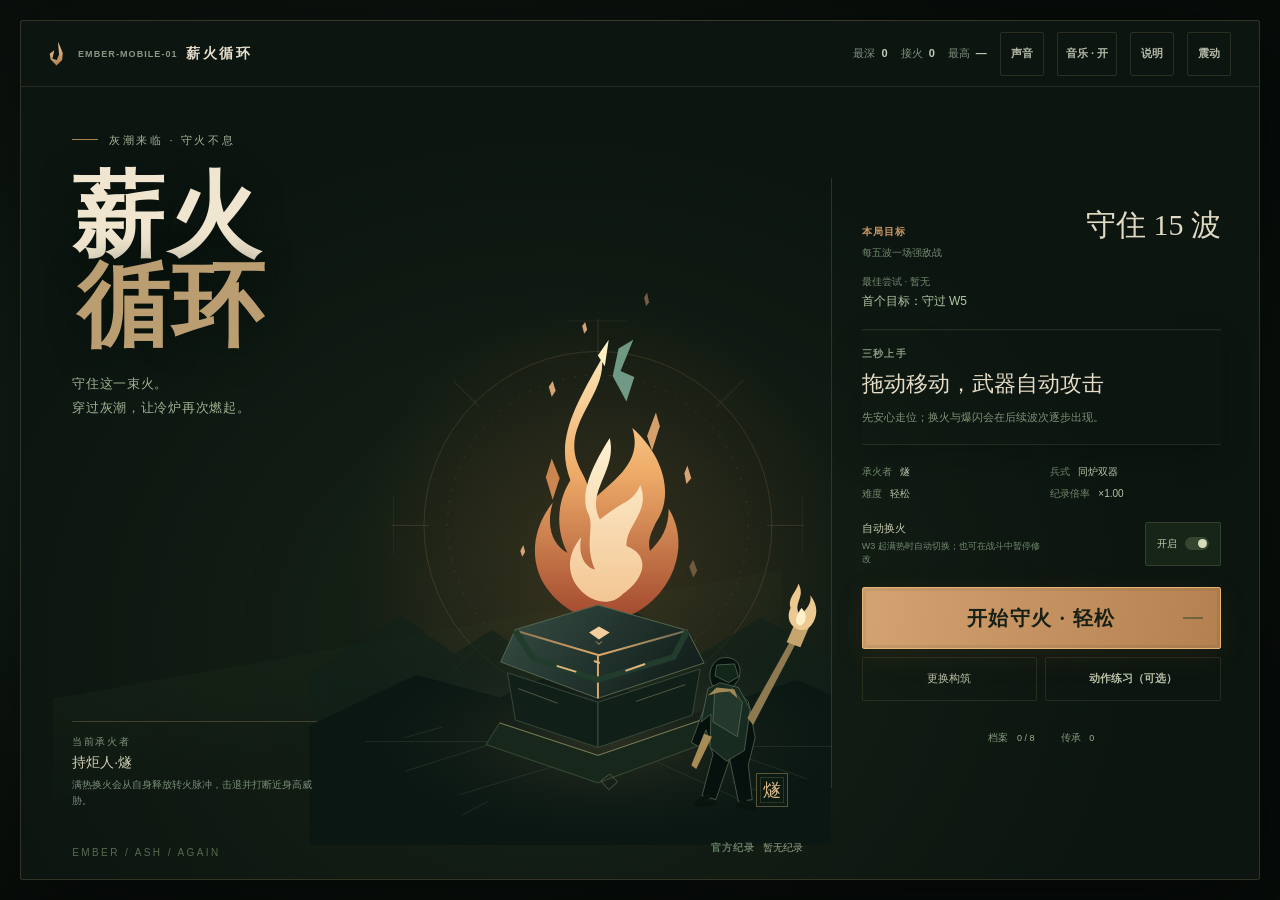
<file: mobile-01/index.html>
<!doctype html>
<!-- EMBER-MOBILE-01: 私有 G7 精确候选；未进入发行版。源提交 27ee268a966440e1f5bcb5417af5ffffdd2cb583。构建变换：ember-test-bridge-v1。 -->
<html lang="zh-CN" data-pwa-candidate="true" data-probe-layout="b">
  <head>
    <meta charset="utf-8" />
    <meta name="viewport" content="width=device-width, initial-scale=1, viewport-fit=cover" />
    <meta name="theme-color" content="#0c1510" />
    <meta name="color-scheme" content="dark" />
    <meta name="ember-build-channel" content="production" />
    <meta name="ember-delivery-class" content="pwa-candidate" />
    <meta name="ember-candidate" content="true" />
    <meta name="ember-storage-namespace" content="ember-loop-ember-mobile-01-" />
    <meta name="ember-source-app-sha256" content="9d4cc8bfed3bc10730f0ac74d24d49e23bc93f8fd92a73fe1eabc1fdf95968da" />
    <meta name="ember-bundled-app-sha256" content="aa9bcb3fdc683627e50913747d14cb1e63e9f919be39b70784c20ad92ca8b0cc" />
    <meta name="ember-source-commit" content="27ee268a966440e1f5bcb5417af5ffffdd2cb583" />
    <meta name="ember-production-sha256" content="afa997cdce15166431bec0f3f7263e9a32b70ab1a4fc5b0c06ff527664b0d582" />
    <meta name="ember-default-layout" content="b" />
    <meta name="ember-diagnostics-query" content="diagnostics=1" />
    <meta http-equiv="Content-Security-Policy" content="default-src 'none'; script-src 'self'; script-src-attr 'none'; style-src 'self' 'unsafe-inline'; style-src-elem 'self'; style-src-attr 'unsafe-inline'; img-src 'self' data:; manifest-src 'self'; worker-src 'self'; child-src 'self'; connect-src 'self'; media-src 'none'; font-src 'none'; object-src 'none'; frame-src 'none'; base-uri 'none'; form-action 'none'" />
    <meta name="description" content="《薪火循环》EMBER-MOBILE-01 私有真机与真人验收候选" />
    <meta name="mobile-web-app-capable" content="yes" />
    <meta name="apple-mobile-web-app-capable" content="yes" />
    <meta name="apple-mobile-web-app-status-bar-style" content="black-translucent" />
    <meta name="format-detection" content="telephone=no" />
    <link rel="icon" type="image/png" sizes="192x192" href="./icons/icon-192.png" />
    <link rel="apple-touch-icon" sizes="180x180" href="./icons/icon-180.png" />
    <link rel="manifest" href="./manifest.webmanifest" />
    <title>薪火循环 · EMBER-MOBILE-01</title>
    <link rel="stylesheet" href="./styles.css" />
    <link rel="stylesheet" href="./probe-shell.css" />
  </head>
  <body>
    <aside id="pwa-probe-badge" hidden aria-hidden="true" data-sw-status="pending" aria-label="G7 候选平台诊断">
      <span id="pwa-probe-mode">A</span>
    </aside>
    <div id="pwa-probe-tools" hidden aria-hidden="true" role="group" aria-label="G7 候选诊断工具">
      <button id="pwa-haptics-toggle" type="button" aria-pressed="true">震动开</button>
      <button id="pwa-diagnostics-export" type="button">导出诊断</button>
    </div>
    <div id="pwa-safe-area-probe" aria-hidden="true"></div>
    <div id="app" class="app-shell">
      <header class="topbar">
        <div>
          <span class="experiment-mark">EMBER-MOBILE-01</span>
          <strong>薪火循环</strong>
        </div>
        <div class="account-strip" aria-label="守火档案摘要">
          <span class="legacy-balance">历史余烬 <b id="top-embers">0</b></span>
          <span>最深 <b id="top-best-wave">0</b></span>
          <span>接火 <b id="top-relay-count">0</b></span>
          <span>最高 <b id="top-record-grade">—</b></span>
          <button id="mute-button" class="sound-toggle" type="button" aria-pressed="false" aria-label="关闭声音">声音</button>
          <button id="music-toggle" class="sound-toggle music-toggle" type="button" aria-pressed="true" aria-label="关闭背景音乐">音乐</button>
          <button id="help-button" class="sound-toggle help-entry" type="button" aria-haspopup="dialog" aria-controls="help-overlay">说明</button>
          <button id="vibration-button" class="sound-toggle" type="button" aria-pressed="true" aria-label="关闭震动">震动</button>
        </div>
      </header>

      <main>
        <section id="home-screen" class="screen home-screen c13-home c14-home" aria-labelledby="game-title">
          <div class="home-dashboard">
            <aside class="loadout-summary" aria-label="当前出战组合">
              <div class="home-hero-art" aria-hidden="true">
<svg viewBox="0 0 580 640" fill="none" aria-hidden="true" class="hearth-scene">
  <defs>
    <linearGradient id="hearth-flame" x1="296" y1="119" x2="296" y2="422" gradientUnits="userSpaceOnUse"><stop stop-color="#fff0c4"/><stop offset=".46" stop-color="#efad69"/><stop offset="1" stop-color="#9c412a"/></linearGradient>
    <linearGradient id="hearth-inner" x1="299" y1="210" x2="299" y2="412" gradientUnits="userSpaceOnUse"><stop stop-color="#fff6d9"/><stop offset="1" stop-color="#f2c18c"/></linearGradient>
    <linearGradient id="hearth-stone" x1="223" y1="396" x2="379" y2="540" gradientUnits="userSpaceOnUse"><stop stop-color="#334940"/><stop offset="1" stop-color="#0a1412"/></linearGradient>
    <linearGradient id="hearth-edge" x1="196" y1="450" x2="409" y2="450" gradientUnits="userSpaceOnUse"><stop stop-color="#7f6950"/><stop offset=".48" stop-color="#e3ab6a"/><stop offset="1" stop-color="#41544b"/></linearGradient>
    <radialGradient id="hearth-halo"><stop stop-color="#bf753d" stop-opacity=".2"/><stop offset="1" stop-color="#bf753d" stop-opacity="0"/></radialGradient>
    <radialGradient id="hearth-floor"><stop stop-color="#957954" stop-opacity=".24"/><stop offset="1" stop-color="#26392f" stop-opacity="0"/></radialGradient>
  </defs>
  <ellipse cx="297" cy="349" rx="255" ry="261" fill="url(#hearth-halo)"/>
  <g stroke="#aa8057" stroke-width=".7" opacity=".32">
    <circle cx="294" cy="315" r="177"/>
    <circle cx="294" cy="315" r="153" stroke-dasharray="2 10"/>
    <path d="M294 105V142M294 489V528M84 315H122M466 315H504M147 168L173 194M415 436L442 463M147 463L175 435M415 194L442 167"/>
    <path d="M264 107H324M264 525H324M86 285V345M502 285V345" opacity=".45"/>
    <path d="M139 226L451 404M139 404L451 226" opacity=".13"/>
  </g>
  <path d="M0 465L94 407L148 446L186 421L240 459L333 403L398 446L460 409L580 471V640H0Z" fill="#10201a" opacity=".6"/>
  <path d="M0 519L109 467L194 490L262 460L391 507L497 472L580 510V640H0Z" fill="#0b1712"/>
  <ellipse cx="304" cy="533" rx="240" ry="100" fill="url(#hearth-floor)"/>
  <g stroke="#465446" opacity=".34" stroke-width="1">
    <path d="M98 565L219 527M383 530L507 573M153 589L276 552M344 551L454 601M57 535H183M437 540H546"/>
    <path d="M136 520L97 531M182 596L155 610M430 576L472 590"/>
  </g>
  <path d="M298 145C303 182 258 211 273 251C278 265 288 273 284 294C306 271 341 253 329 216C359 242 373 283 353 312C349 321 344 329 347 341C359 329 366 317 366 298C389 335 370 385 330 405C299 421 262 407 242 379C224 354 226 319 248 292C240 319 250 336 263 343C250 317 253 290 266 269C250 228 271 193 298 145Z" fill="url(#hearth-flame)"/>
  <path d="M306 226C314 259 281 281 296 309C319 290 330 292 337 274C348 301 322 315 323 336C349 346 341 370 319 385C310 395 294 395 282 386C262 371 260 347 277 327C273 347 282 358 291 360C280 334 290 320 285 305C273 283 291 250 306 226Z" fill="url(#hearth-inner)"/>
  <path d="M323 189L331 164L317 158L330 126L315 135L309 163Z" fill="#86b8a2" opacity=".8"/>
  <path d="M301 153L305 126L294 142Z" fill="#fff0c4"/>
  <path d="M248 289L241 266L247 247L255 267Z" fill="#ca8550"/>
  <path d="M349 239L357 214L353 200L344 224Z" fill="#d5a06c"/>
  <g fill="#d6a475">
    <path d="M244 174L248 168L251 178L247 184Z"/>
    <path d="M382 262L385 254L389 267L384 273Z"/>
    <path d="M278 112L281 108L283 116L280 120Z"/>
    <path d="M341 83L344 78L346 88L343 92Z" opacity=".5"/>
    <path d="M215 341L218 335L220 342L217 347Z"/>
    <path d="M387 357L391 350L395 361L391 368Z" opacity=".4"/>
  </g>
  <path d="M210 421L294 396L385 422L402 455L294 491L195 454Z" fill="url(#hearth-stone)" stroke="#58654e"/>
  <path d="M210 422L295 447L385 422M294 448V491" stroke="url(#hearth-edge)" stroke-width="2"/>
  <path d="M210 422L228 450L294 472L371 449L385 422" stroke="#213b2c" stroke-width="6"/>
  <path d="M202 465L294 495L398 461L390 508L294 541L210 513Z" fill="#101f17" stroke="#374939"/>
  <path d="M294 495V541M213 481L253 496M333 494L383 477" stroke="#4e5b43"/>
  <path d="M194 516L294 549L402 512L418 531L294 577L180 538Z" fill="#17271c" stroke="#3b4d35"/>
  <path d="M194 516L294 549L402 512" stroke="#7a7750"/>
  <path d="M252 458L272 464M322 463L342 456M290 453L296 455" stroke="#e0b57d" stroke-width="2"/>
  <path d="M285 424L295 418L306 424L295 431Z" fill="#f5cf9b"/>
  <path d="M292 433L295 436L298 433" stroke="#bd9b65"/>
  <g fill="#06100d" stroke="#677661" stroke-width=".65">
    <path d="M412 480C405 471 407 455 419 450C435 447 442 458 437 472L431 480L447 494L454 531L447 559L451 594L437 596L428 553L414 594L400 590L411 548L404 523L397 540L389 536L401 504Z"/>
    <path d="M406 481L418 475L437 480L449 502L443 544L425 555L408 541L409 507L399 515Z" fill="#182b20"/>
    <path d="M413 481L411 515L436 530L441 495L430 480" fill="#24392b"/>
    <path d="M415 457L433 456L437 469L427 475L413 468Z" fill="#12271a"/>
  </g>
  <path d="M406 488L415 480L433 482L436 491L428 484L417 485Z" fill="#a28856"/>
  <path d="M446 511L494 425L499 428L452 518Z" fill="#8e7950"/>
  <path d="M486 434L500 439L509 418L495 413Z" fill="#c5a46d"/>
  <path d="M498 374C506 389 491 394 500 407C506 400 512 394 510 386C521 399 516 415 506 421C493 424 484 411 490 399C487 388 496 383 498 374Z" fill="#ecc991"/>
  <path d="M501 399C509 406 505 416 499 417C494 414 494 409 501 399Z" fill="#fff0c9"/>
  <path d="M402 527L389 559L394 563L410 530" fill="#a88c56"/>
  <path d="M408 589L393 599L414 597M439 594L455 603L435 600" stroke="#0a140f" stroke-width="5"/>
  <path d="M306 568L314 576L305 584L297 575Z" stroke="#8e8b5e" opacity=".5"/>
</svg>

                <div class="bearer-sigil" id="current-bearer-sigil">燧</div>
              </div>
              <div class="loadout-copy">
                <span>灰潮来临 · 守火不息</span>
                <h1 id="game-title"><span>薪火</span><span>循环</span></h1>
                <p class="home-tagline">守住这一束火。<br />穿过灰潮，让冷炉再次燃起。</p>
              </div>
              <div class="bearer-profile">
                <span>当前承火者</span>
                <strong id="current-bearer-name">持炬人·燧</strong>
                <p id="current-bearer-description">满热换火释放转火脉冲，守住近身空隙。</p>
              </div>
              <div class="stage-serial" aria-hidden="true">EMBER / ASH / AGAIN</div>
              <div class="record-chip"><span>官方纪录</span><b id="home-classic-record">暂无纪录</b></div>
            </aside>

            <div id="setup-stack" class="setup-stack" aria-label="高级出战整备" hidden>
              <section class="setup-block character-block" aria-labelledby="character-title">
                <div class="setup-heading"><span>01</span><h2 id="character-title">承火者</h2><b id="bearer-unlock-count">1 / 3</b></div>
                <div id="character-options" class="option-grid character-options"></div>
              </section>

              <section class="setup-block weapon-style-block" aria-labelledby="weapon-style-title">
                <div class="setup-heading"><span>02</span><h2 id="weapon-style-title">起始兵式</h2><b>双器同炉</b></div>
                <div id="weapon-style-options" class="option-grid weapon-style-options"></div>
              </section>

              <section class="setup-block fire-trait-block" aria-labelledby="fire-trait-title">
                <div class="setup-heading"><span>03</span><h2 id="fire-trait-title">难度</h2><b id="danger-unlock-count">0 / 2</b></div>
                <div id="fire-trait-options" class="option-grid fire-trait-options"></div>
              </section>
            </div>

            <aside class="run-panel" aria-label="本局摘要">
              <div class="run-panel-header">
                <div class="run-mark"><span>本局目标</span><strong>守住 15 波</strong><small>每五波一场强敌战</small></div>
                <div class="replay-objective" aria-live="polite">
                  <span id="home-attempt-record">最佳尝试 · 暂无</span>
                  <strong id="home-next-target">首个目标：守过 W5</strong>
                </div>
              </div>
              <div class="quick-rule" aria-label="快速上手规则">
                <span>三秒上手</span>
                <strong>拖动移动，武器自动攻击</strong>
                <small>先安心走位；换火与爆闪会在后续波次逐步出现。</small>
                <div class="quick-rule-steps" aria-hidden="true">
                  <span>① 拖动移动</span><span>② 自动攻击</span><span>③ 危险时闪</span>
                </div>
              </div>
              <section class="build-summary-card" aria-labelledby="build-summary-title">
                <div class="build-summary-heading"><span id="build-summary-title">当前构筑</span><small>开局前可随时调整</small></div>
                <dl class="run-summary-list">
                  <div><dt>承火者</dt><dd id="summary-bearer">燧</dd></div>
                  <div><dt>兵式</dt><dd id="summary-loadout">锋火·锁环</dd></div>
                  <div><dt>难度</dt><dd id="summary-danger">轻松</dd></div>
                  <div><dt>纪录倍率</dt><dd id="summary-multiplier">×1.00</dd></div>
                </dl>
              </section>
              <div class="auto-swap-setting">
                <div><span>自动换火</span><small>W3 起满热时自动切换；也可在战斗中暂停修改</small></div>
                <button id="auto-swap-toggle" class="setting-toggle" type="button" aria-pressed="true" aria-label="自动换火已开启，点击关闭"><span>开启</span><i aria-hidden="true"></i></button>
              </div>
              <p id="start-summary" class="start-summary">轻松开局 · 自动攻击 · 自动换火</p>
              <div class="launch-actions" aria-label="开始游戏">
                <button id="start-button" class="primary-button" type="button">开始守火</button>
                <button id="loadout-toggle-button" class="secondary-button" type="button" aria-expanded="false" aria-controls="setup-stack">更换构筑</button>
                <button id="tutorial-start-button" class="secondary-button" type="button">
                  <span id="tutorial-recommendation" hidden>可选</span>
                  <strong id="tutorial-start-label">动作练习</strong>
                </button>
              </div>
              <div class="home-nav" aria-label="局外功能">
                <button id="archive-button" class="drawer-button" type="button">档案 <b id="achievement-count">0 / 8</b></button>
                <button id="legacy-button" class="drawer-button" type="button">传承 <b id="legacy-rank-count">0</b></button>
              </div>
              <p class="control-hint">拖动／WASD 移动 · 其余操作都可暂时不管</p>
            </aside>
          </div>
        </section>

        <section id="game-screen" class="screen game-screen" hidden aria-labelledby="wave-label">
          <div class="game-hud">
            <div><span id="wave-caption">波次</span><strong id="wave-label">1</strong></div>
            <div><span>等级</span><strong id="level-label">1</strong></div>
            <div><span>击杀</span><strong id="kills-label">0</strong></div>
            <button id="time-scale-button" class="icon-button speed-toggle" type="button" aria-label="当前 1 倍速，点击切换为 2 倍速">1×</button>
            <button id="pause-button" class="icon-button" type="button" aria-label="暂停">Ⅱ</button>
          </div>

          <div class="status-bars">
            <div class="status-row health-row"><span>生命</span><div><i id="health-fill"></i></div><b id="health-label">100 / 100</b></div>
            <div class="status-row xp-row"><span>经验</span><div><i id="xp-fill"></i></div><b id="xp-label">0 / 6</b></div>
          </div>

          <div class="stage-strip">
            <span id="stage-label">第一幕 · 1—5 波</span>
            <strong id="contract-label">轻松模式 · 自动攻击与自动换火</strong>
          </div>

          <div class="fire-forge-strip" aria-label="夺火与铸招状态">
            <span><small>夺火槽</small><strong id="fire-slots" aria-label="火性槽：空">◇ ◇ ◇</strong></span>
            <span><small>炉核</small><strong id="fire-core">炉核待炼</strong></span>
            <span class="technique-readout"><small>同源招</small><strong id="fire-technique">尚未成招</strong></span>
          </div>

          <section class="arena-shell" aria-label="薪火战场">
            <canvas id="game-canvas"></canvas>
            <div id="wave-banner" class="wave-banner" aria-live="polite">第 1 波</div>
            <div id="encounter-chip" class="encounter-chip" hidden><span>特殊遭遇</span><strong id="encounter-label">追猎潮</strong></div>
            <div id="relay-chip" class="relay-chip" hidden><span>薪种接力</span><strong id="relay-label">接火线 W01</strong></div>
            <div id="boss-bar" class="boss-bar" hidden><span id="boss-name">首领</span><div><i id="boss-fill"></i><b id="boss-phase-mark" hidden></b></div></div>
            <div id="drag-hint" class="drag-hint">拖动移动 · 武器会自动攻击</div>
            <div id="relay-burst" class="relay-burst" hidden aria-live="assertive">
              <span>接火成功</span><strong id="relay-burst-label">薪种 +1</strong>
            </div>
            <section id="tutorial-guide" class="tutorial-guide" hidden aria-live="polite" aria-atomic="true">
              <div class="tutorial-guide-progress">
                <span id="tutorial-step-count">1 / 5</span>
                <i><em id="tutorial-progress-fill"></em></i>
              </div>
              <div class="tutorial-guide-copy">
                <strong id="tutorial-step-title">先活着移动</strong>
                <p id="tutorial-step-copy">移动一小段，先让身体记住战场。</p>
              </div>
            </section>
            <button id="tutorial-skip-button" type="button" hidden>跳过试火</button>
            <div id="joystick-zone" class="joystick-zone" aria-hidden="true">
              <div id="joystick-base" class="joystick-base"><i id="joystick-knob"></i><span>移动</span></div>
            </div>
            <div id="weapon-rack" class="weapon-rack" aria-label="双武器状态">
              <div id="carbine-slot" class="weapon-slot is-active" data-weapon="carbine">
                <span>铳</span><b id="carbine-name">燧火铳</b><i><em id="carbine-heat"></em></i>
              </div>
              <div id="ring-slot" class="weapon-slot" data-weapon="cinderRing">
                <span>轮</span><b id="ring-name">烬轮</b><i><em id="ring-heat"></em></i>
              </div>
              <small id="core-chip">炉心未装备</small>
            </div>
            <button id="switch-button" class="switch-button is-ready" type="button" aria-label="换为烬轮，满热技已就绪">
              <span id="switch-glyph">轮</span><b id="switch-label">换火</b>
            </button>
            <button id="flash-button" class="ability-button is-ready" type="button" aria-label="薪火爆闪已就绪">
              <span>闪</span><b id="flash-cooldown">就绪</b>
            </button>
          </section>

        </section>
      </main>

      <section id="home-drawer" class="overlay home-drawer" hidden aria-hidden="true" role="dialog" aria-modal="true" aria-labelledby="home-drawer-title">
        <div class="overlay-card home-drawer-card">
          <header class="drawer-heading">
            <div><span>守火档案</span><h2 id="home-drawer-title">档案与纪录</h2></div>
            <button id="home-drawer-close" class="drawer-close" type="button" aria-label="关闭">关闭</button>
          </header>
          <div id="home-drawer-body" class="home-drawer-body">
            <section id="archive-drawer-panel" class="drawer-panel" aria-label="成就与纪录">
              <div class="drawer-section-heading"><h3>八枚火印</h3><b id="drawer-achievement-count">0 / 8</b></div>
              <div id="achievement-list" class="achievement-list"></div>
              <div class="drawer-section-heading record-heading"><h3>官方纪录 · 承火者 × 难度</h3><small>只接受未接火的 W15 胜利</small></div>
              <div id="classic-record-matrix" class="classic-record-matrix"></div>
            </section>
            <section id="legacy-drawer-panel" class="drawer-panel" hidden aria-label="永久传承">
              <div class="drawer-section-heading">
                <h3>余烬传承</h3>
                <div class="save-actions" aria-label="存档工具">
                  <button id="export-save-button" class="text-button" type="button">导出</button>
                  <button id="import-save-button" class="text-button" type="button">导入</button>
                  <button id="reset-save-button" class="text-button" type="button">重置</button>
                  <input id="import-save-input" type="file" accept="application/json,.json" hidden />
                </div>
              </div>
              <p class="drawer-note">历史传承保留展示；当前守火与正式纪录不读取旧永久战力。</p>
              <div id="home-upgrades" class="legacy-grid"></div>
            </section>
          </div>
        </div>
      </section>

      <section id="choice-overlay" class="overlay" hidden aria-labelledby="choice-title">
        <div class="overlay-card choice-sheet">
          <p id="choice-kicker" class="overlay-kicker">薪火增强</p>
          <h2 id="choice-title">选择一项成长</h2>
          <p class="keyboard-choice-hint">电脑端可按 <kbd>1</kbd> <kbd>2</kbd> <kbd>3</kbd> 直接选择</p>
          <div id="choice-list" class="choice-list"></div>
        </div>
      </section>

      <section id="contract-overlay" class="overlay" hidden aria-labelledby="contract-title">
        <div class="overlay-card contract-sheet">
          <p id="contract-kicker" class="overlay-kicker">阶段转换 · 战场暂停</p>
          <h2 id="contract-title">为接下来五波选择契约</h2>
          <p class="contract-intro">契约会改变这一幕的供火和敌阵；只禁止连续重复，因此可以形成 A—B—A。</p>
          <p id="contract-preview" class="contract-preview"></p>
          <p class="keyboard-choice-hint">电脑端可按 <kbd>1</kbd> <kbd>2</kbd> <kbd>3</kbd> 直接选择</p>
          <div id="contract-list" class="choice-list contract-list"></div>
        </div>
      </section>

      <section id="core-overlay" class="overlay" hidden aria-labelledby="core-title">
        <div class="overlay-card contract-sheet core-sheet">
          <p id="core-kicker" class="overlay-kicker">首领战利品 · 战场暂停</p>
          <h2 id="core-title">装备一个炉心</h2>
          <p class="contract-intro">炉心改变你何时值得换火。本局只装备一个，后续首领会直接强化它。</p>
          <p class="keyboard-choice-hint">电脑端可按 <kbd>1</kbd> <kbd>2</kbd> <kbd>3</kbd> 直接选择</p>
          <div id="core-list" class="choice-list contract-list"></div>
        </div>
      </section>

      <section id="victory-overlay" class="overlay" hidden aria-labelledby="victory-title">
        <div class="overlay-card victory-sheet">
          <p id="victory-kicker" class="overlay-kicker">第 15 波已肃清 · 守火完成</p>
          <h2 id="victory-title">你已经赢了</h2>
          <p id="victory-copy" class="victory-copy">守火者已经熄灭，第 15 波就是本轮终点。</p>
          <div class="result-grid">
            <div><span id="victory-progress-caption">完成波次</span><strong id="victory-progress">15</strong></div>
            <div><span>总击杀</span><strong id="victory-kills">0</strong></div>
            <div><span id="victory-embers-caption">纪录状态</span><strong id="victory-embers">待核对</strong></div>
          </div>
          <section id="victory-score-card" class="score-card" hidden aria-labelledby="victory-score-title">
            <div class="grade-seal"><span>守火评定</span><strong id="victory-grade">A</strong></div>
            <div class="score-copy"><h3 id="victory-score-title"><span id="victory-score">0</span> 分</h3><p id="victory-score-breakdown"></p></div>
            <div id="victory-unlocks" class="victory-unlocks"></div>
          </section>
          <p id="victory-report" class="victory-report"></p>
          <button id="victory-home-button" class="primary-button" type="button">回到整备</button>
          <button id="victory-continue-button" class="secondary-button" type="button">以当前组合再守一次</button>
        </div>
      </section>

      <section id="result-overlay" class="overlay" hidden aria-labelledby="result-title">
        <div class="overlay-card result-sheet">
          <p id="result-kicker" class="overlay-kicker">本轮薪火已经熄灭</p>
          <h2 id="result-title">本轮止步</h2>
          <p id="result-record-status" class="result-record-status">正在核对最佳尝试</p>
          <div class="result-grid">
            <div><span>抵达波次</span><strong id="result-wave">1</strong></div>
            <div><span>完成波次</span><strong id="result-kills">0</strong></div>
            <div><span>本轮得分</span><strong id="result-embers">0</strong></div>
          </div>
          <section id="result-score-card" class="score-card compact" hidden>
            <div class="grade-seal"><span>本轮评定</span><strong id="result-grade">未通关</strong></div>
            <div class="score-copy"><h3><span id="result-score">0</span> 分</h3><p id="result-score-note">击杀数不计分，继续推进与战术表现才计分。</p></div>
          </section>
          <div id="result-unlocks" class="result-unlocks" hidden aria-live="polite"></div>
          <p id="result-note" class="result-note"></p>
          <p id="result-target" class="result-target">下一局完成 W1</p>
          <section id="result-relay" class="result-relay" hidden aria-labelledby="result-relay-title">
            <p class="overlay-kicker">只留一枚 · 只到下一局</p>
            <h3 id="result-relay-title">选择要接力的薪种</h3>
            <div id="result-relay-list" class="relay-choice-list"></div>
          </section>
          <button id="retry-button" class="primary-button" type="button">再开一炉</button>
          <button id="return-home-button" class="secondary-button" type="button">回到整备</button>
        </div>
      </section>

      <section id="pause-overlay" class="overlay" hidden aria-labelledby="pause-title">
        <div class="overlay-card pause-card">
          <p class="overlay-kicker">薪火暂歇</p>
          <h2 id="pause-title">游戏已暂停</h2>
          <div class="run-stats" aria-label="当前战斗参数">
            <span id="damage-stat">伤害 10</span>
            <span id="speed-stat">移速 100%</span>
            <span id="fire-rate-stat">射速 1.0/s</span>
          </div>
          <button id="resume-button" class="primary-button" type="button">继续</button>
          <div class="pause-setting-grid" aria-label="战斗设置">
            <button id="pause-auto-swap-toggle" class="secondary-button auto-swap-toggle" type="button" aria-pressed="true" aria-label="自动换火已开启，点击关闭">自动换火 · 开</button>
            <button id="pause-music-toggle" class="secondary-button music-toggle" type="button" aria-pressed="true" aria-label="关闭背景音乐">音乐 · 开</button>
            <button id="pause-mute-button" class="secondary-button" type="button" aria-pressed="false" aria-label="关闭声音">声音</button>
          </div>
          <div class="pause-footer-actions">
            <button id="pause-help-button" class="secondary-button help-entry" type="button" aria-haspopup="dialog" aria-controls="help-overlay">玩法说明</button>
            <button id="quit-run-button" class="secondary-button" type="button">放弃本局</button>
          </div>
        </div>
      </section>

      <section id="tutorial-complete-overlay" class="overlay" hidden aria-labelledby="tutorial-complete-title">
        <div class="overlay-card tutorial-complete-sheet">
          <p class="overlay-kicker">试火完成 · 不计入正式纪录</p>
          <h2 id="tutorial-complete-title">试火完成</h2>
          <p class="tutorial-complete-copy">你已经会移动、换火、爆闪和选择成长。练习内容不会带入正式纪录。</p>
          <div class="tutorial-checklist" aria-label="已掌握的新手操作">
            <span>移动</span><span>换火</span><span>爆闪</span><span>成长</span><span>实战</span>
          </div>
          <button id="tutorial-enter-run-button" class="primary-button" type="button">进入正式局 · 直接 W1</button>
          <button id="tutorial-home-button" class="secondary-button" type="button">回到整备</button>
        </div>
      </section>

      <section id="help-overlay" class="help-overlay" hidden aria-hidden="true" role="dialog" aria-modal="true" aria-labelledby="help-title" aria-describedby="help-intro">
        <div class="help-card">
          <header class="help-heading">
            <div><span>守火手册</span><h2 id="help-title">武器与玩法</h2></div>
            <button id="help-close-button" class="help-close" type="button" aria-label="关闭玩法说明">关闭 <span aria-hidden="true">×</span></button>
          </header>
          <div class="help-tabs" role="tablist" aria-label="说明分类">
            <button id="help-tab-weapons" type="button" role="tab" aria-selected="true" aria-controls="help-panel-weapons" tabindex="0" data-help-tab="weapons">四种兵器</button>
            <button id="help-tab-growth" type="button" role="tab" aria-selected="false" aria-controls="help-panel-growth" tabindex="-1" data-help-tab="growth">成长与解锁</button>
            <button id="help-tab-controls" type="button" role="tab" aria-selected="false" aria-controls="help-panel-controls" tabindex="-1" data-help-tab="controls">操作与守火</button>
          </div>
          <div id="help-scroll-body" class="help-body">
            <section id="help-panel-weapons" class="help-panel" role="tabpanel" aria-labelledby="help-tab-weapons" tabindex="0">
              <p id="help-intro" class="help-lead">四把武器、四种组合，从一开始就能选。每局带两把，当前武器自动攻击，另一把蓄热待命。</p>
              <p class="help-small-note">每局武器从 Lv.1 开始，最高 Lv.5。Lv.3 与 Lv.5 会改变攻击方式，已获得的效果逐级保留。</p>
              <div id="help-weapon-list" class="help-weapon-list"></div>
              <section class="help-section">
                <div class="help-section-heading"><span>选一组就出发</span><h3>不用等解锁，换个兵式试试</h3></div>
                <div id="help-pair-list" class="help-pair-list"></div>
              </section>
            </section>
            <section id="help-panel-growth" class="help-panel" hidden role="tabpanel" aria-labelledby="help-tab-growth" tabindex="0">
              <p class="help-lead">局内选成长，让两把武器各自成型；通关后再解锁新的承火者和难度。</p>
              <section class="help-section">
                <div class="help-section-heading"><span>这一局如何变强</span><h3>普通波养兵器，首领波取炉心</h3></div>
                <ol class="help-step-list">
                  <li><b>01</b><div><strong>普通波结束后，手选一项成长</strong><p>可以升级手上的武器、蓄热中的武器，或选择辅助强化。认准卡上的武器名和下一等级，不必平均升级。</p></div></li>
                  <li><b>02</b><div><strong>先奔 Lv.3，再看 Lv.5</strong><p>Lv.3 是第一次明显变化，Lv.5 是这把武器的完整形态；升到上限后，成长页会用辅助选项补位。</p></div></li>
                  <li><b>03</b><div><strong>W5 选 Lv.1 炉心，W10 再锻到 Lv.2</strong><p id="help-core-availability">第5波首领后手选Lv.1炉心，第10波首领后再次选择并升到Lv.2，可以换炉心类型。炉心只在本局生效，三种炉心没有永久解锁门槛。</p></div></li>
                </ol>
                <p class="help-small-note">武器等级和炉心属于当前这一局，重开会重新成长；已解锁的角色、难度和纪录会保留。</p>
              </section>
              <section class="help-section">
                <div class="help-section-heading"><span>承火者</span><h3>三种守火方式</h3></div>
                <div id="help-bearer-list" class="help-unlock-list"></div>
              </section>
              <section class="help-section">
                <div class="help-section-heading"><span>难度</span><h3>一步一步，把火守得更稳</h3></div>
                <div id="help-difficulty-list" class="help-difficulty-route"></div>
                <p id="help-record-note" class="help-small-note">薪种接火后的通关也能解锁角色、难度和火印；正式守火纪录只收录未接火的第15波胜利。新手试火不会写入正式通关解锁。</p>
              </section>
              <section class="help-section">
                <div class="help-section-heading"><span>想再进一步</span><h3>炉心与成招，逐步读懂</h3></div>
                <details class="help-minor-levels help-guide-details">
                  <summary>三种炉心如何改变节奏</summary>
                  <div id="help-core-list" class="help-definition-list"></div>
                </details>
                <details class="help-minor-levels help-guide-details">
                  <summary>怎样锻出、连接四种成招</summary>
                  <p id="help-technique-intro"></p>
                  <p id="help-technique-families" class="help-small-note"></p>
                  <div id="help-technique-list" class="help-definition-list"></div>
                </details>
                <details class="help-minor-levels help-guide-details">
                  <summary>火印成就的条件与奖励</summary>
                  <p id="help-achievement-intro"></p>
                  <div id="help-achievement-list" class="help-definition-list"></div>
                </details>
              </section>
              <section class="help-section">
                <div class="help-section-heading"><span>失败后</span><h3>这一轮熄灭，下一轮再接火</h3></div>
                <p>失败页会给出下一局目标；有薪种可选时，可以把一项强化带进下一局。薪种在下一局消耗，跨过它标注的目标后才获得第二层，不是无限叠加的永久等级。</p>
                <p class="help-small-note">换手机或安装版前，可在首页「传承」导出存档，再在新入口导入。安装版和原 HTML 不会自动同步进度。</p>
              </section>
            </section>
            <section id="help-panel-controls" class="help-panel" hidden role="tabpanel" aria-labelledby="help-tab-controls" tabindex="0">
              <p class="help-lead">先保持移动。瞄准与攻击交给武器，看到危险预警就找空隙。</p>
              <div class="help-control-grid">
                <article><span class="help-control-glyph" aria-hidden="true">↗</span><h3>移动</h3><p>手机：按住战场并拖动。电脑：WASD / 方向键，或用鼠标在战场拖动。</p></article>
                <article><span class="help-control-glyph" aria-hidden="true">换</span><h3>换火</h3><p>手机点右下换火按钮（显示副手兵器图标与炉热），电脑按 Q。换到另一把兵器；它满热时，还会释放自己的拔火技。</p></article>
                <article><span class="help-control-glyph" aria-hidden="true">闪</span><h3>薪火爆闪</h3><p>手机点「闪」，电脑按空格。沿移动方向快速位移，带 0.16 秒无敌，并清除路径上的敌弹；基础冷却 4.8 秒。</p></article>
                <article><span class="help-control-glyph" aria-hidden="true">Ⅱ</span><h3>暂停与选择</h3><p>点右上暂停；成长页可直接点卡片，电脑也可按 1 / 2 / 3。读说明不会替你按「继续」。</p></article>
              </div>
              <section class="help-section">
                <div class="help-section-heading"><span>换火的节奏</span><h3>两把兵器轮流上场</h3></div>
                <p>通常由当前武器进行普通攻击；并蒂炉心可让双器短暂协射。收起的兵器持续蓄热，基础约 4 秒蓄满；满热切入时先放拔火技，再继续普通攻击。</p>
                <p>自动换火默认开启，W3 起会在副手满热后切换；也可以在首页或暂停页关闭，自己决定何时换。开启自动换火时，仍能手动点换火按钮。</p>
              </section>
              <section class="help-section">
                <div class="help-section-heading"><span>十五波守火</span><h3>看到预警，先躲再打</h3></div>
                <p>W5、W10、W15 是首领节点，第 15 波结束就是本局终点。普通波也会有喘息与压力变化，别因为刚清掉一群怪就站着不动。</p>
                <p>预警线亮起时，先走出它指向的路径；爆闪是救命机会，不必冷却一好就立刻使用。所有承火者的爆闪都能清除路径上的敌弹，并在条件满足时返弹；岚额外留下火线，澜额外释放护火潮。</p>
                <details class="help-minor-levels help-guide-details">
                  <summary>爆闪什么时候能借回敌弹</summary>
                  <p>穿过的敌弹会被清除；只有发射者仍存活、返弹容量还有空位时，才能借回敌弹，每次最多三枚。并非每次穿弹都能返弹。返弹命中后，及时换火可以追击合焰。</p>
                </details>
              </section>
              <section class="help-section">
                <div class="help-section-heading"><span>随身守火</span><h3>安装与离线</h3></div>
                <p>手机用浏览器打开试玩网址。安卓在菜单选择「安装应用」或「添加到主屏幕」；iPhone 用 Safari 的分享菜单选择「添加到主屏幕」。首次联网打开并完成缓存后，可从桌面图标断网开局。推荐横屏游玩。</p>
                <p id="help-offline-status" class="help-small-note" role="status">单文件版可以直接离线游玩；手机安装版首次打开时需联网完成缓存。</p>
                <p class="help-small-note">换设备前，在原入口的「传承」导出存档，把 JSON 文件带到新手机，再从新入口的「传承」导入。浏览器清理网站数据可能移除本地进度，重要存档请保留导出文件。</p>
              </section>
              <section class="help-section help-audio-note">
                <div class="help-section-heading"><span>声音</span><h3>按自己的耳朵调整</h3></div>
                <p>首页和暂停页都能开关音乐。关闭「声音」会把音乐与音效一起静音；手机音量、静音模式与第一次触摸也可能影响是否听得到。</p>
              </section>
            </section>
          </div>
          <p class="help-bottom-note">战斗中查看后仍保持暂停；点「继续」才回到战斗。</p>
        </div>
      </section>

      <div id="toast" class="toast" hidden aria-live="polite"></div>
    </div>

    <script src="./probe-bootstrap.js"></script>
    <script src="./logic.js"></script>
    <script src="./app.js" data-build-channel="production" data-bundled-sha256="aa9bcb3fdc683627e50913747d14cb1e63e9f919be39b70784c20ad92ca8b0cc"></script>
  </body>
</html>
</file>
<file: mobile-01/styles.css>
:root {
  --bg: #090d12;
  --surface: #111821;
  --surface-2: #18232e;
  --surface-3: #202f3b;
  --line: rgba(224, 235, 238, 0.13);
  --line-strong: rgba(224, 235, 238, 0.25);
  --text: #f2f4f3;
  --muted: #a7b2b5;
  --dim: #748085;
  --ember: #ff9f43;
  --ember-bright: #ffd08a;
  --ember-rgb: 255, 159, 67;
  --green: #76d7a5;
  --cyan: #6fd6e7;
  --danger: #ff756b;
  --safe-top: env(safe-area-inset-top, 0px);
  --safe-right: env(safe-area-inset-right, 0px);
  --safe-bottom: env(safe-area-inset-bottom, 0px);
  --safe-left: env(safe-area-inset-left, 0px);
  color: var(--text);
  background: var(--bg);
  font-family: Inter, "Segoe UI", "PingFang SC", "Microsoft YaHei", sans-serif;
}

/* G6 失败价值页：低矮横屏必须同屏看见纪录、薪种与唯一重开 CTA。 */
@media (min-width: 760px) and (orientation: landscape) and (max-height: 500px) {
  .app-shell:has(#game-screen:not([hidden])) .result-sheet {
    display: grid;
    grid-template-columns: minmax(190px, .82fr) minmax(300px, 1.35fr) minmax(132px, .55fr);
    grid-template-rows: auto auto auto minmax(0, 1fr) auto;
    gap: 5px 9px;
    max-height: calc(100svh - 16px);
    padding: 9px;
    overflow: hidden;
  }

  .result-sheet > #result-kicker { grid-column: 1; grid-row: 1; }
  .result-sheet > #result-title { grid-column: 1; grid-row: 2; margin: 0; font-size: 18px; }
  .result-sheet > #result-record-status { grid-column: 1; grid-row: 3; margin: 0; }
  .result-sheet > .result-grid { grid-column: 1; grid-row: 4; align-self: start; margin: 0; }
  .result-sheet > #result-score-card { display: none; }
  .result-sheet > #result-unlocks { grid-column: 1; grid-row: 5; margin: 0; }
  .result-sheet > #result-note { grid-column: 2; grid-row: 1 / span 2; margin: 0; padding: 6px 8px; }
  .result-sheet > #result-target { grid-column: 2; grid-row: 3; margin: 0; padding: 6px 8px; }
  .result-sheet > #result-relay { grid-column: 2; grid-row: 4 / span 2; align-self: stretch; margin: 0; padding: 6px; overflow: hidden; }
  .result-sheet > #retry-button { grid-column: 3; grid-row: 4; align-self: end; margin: 0; }
  .result-sheet > #return-home-button { grid-column: 3; grid-row: 5; margin: 0; }
  .result-sheet .result-grid div { padding: 6px 3px; }
  .result-sheet .result-grid strong { font-size: 14px; }
  .result-sheet .result-relay > .overlay-kicker { display: none; }
  .result-sheet .result-relay h3 { margin: 0 0 5px; font-size: 11px; }
  .result-sheet .relay-choice-list { grid-template-columns: repeat(3, minmax(0, 1fr)); gap: 4px; }
  .result-sheet .relay-choice { grid-template-columns: 28px minmax(0, 1fr); gap: 4px; min-height: 64px; padding: 4px; }
  .result-sheet .relay-choice > span { width: 28px; height: 28px; font-size: 12px; }
  .result-sheet .relay-choice strong { font-size: 9px; }
  .result-sheet .relay-choice small { display: -webkit-box; margin-top: 1px; overflow: hidden; font-size: 7px; -webkit-box-orient: vertical; -webkit-line-clamp: 2; }
  .result-sheet .relay-choice b { grid-column: 1 / -1; font-size: 7px; text-align: center; }
}

* { box-sizing: border-box; }

html,
body {
  min-width: 320px;
  min-height: 100%;
  margin: 0;
  overscroll-behavior: none;
  background: var(--bg);
}

body {
  min-height: 100vh;
  min-height: 100svh;
  overflow-x: hidden;
  background:
    radial-gradient(circle at 50% -10%, rgba(var(--ember-rgb), 0.16), transparent 38%),
    linear-gradient(180deg, #11141a, #080c11 70%);
}

button { color: inherit; font: inherit; }
button:focus-visible { outline: 3px solid #fff; outline-offset: 3px; }
[hidden] { display: none !important; }

.app-shell {
  position: relative;
  width: min(100%, 480px);
  min-height: 100vh;
  min-height: 100svh;
  margin: 0 auto;
  overflow: hidden;
  background: rgba(9, 13, 18, 0.94);
  box-shadow: 0 20px 90px rgba(0, 0, 0, 0.5);
}

.topbar {
  display: flex;
  min-height: 58px;
  align-items: center;
  justify-content: space-between;
  gap: 10px;
  padding: max(8px, var(--safe-top)) 14px 8px;
  border-bottom: 1px solid var(--line);
  background: rgba(10, 15, 20, 0.92);
}

.topbar > div:first-child,
.account-strip { display: flex; align-items: center; gap: 8px; }
.topbar strong { font-size: 13px; letter-spacing: 0.08em; }

.experiment-mark {
  padding: 4px 6px;
  border: 1px solid rgba(var(--ember-rgb), 0.36);
  border-radius: 999px;
  color: var(--ember-bright);
  font-size: 8px;
  font-weight: 900;
  letter-spacing: 0.08em;
}

.account-strip { color: var(--muted); font-size: 10px; }
.account-strip span { padding: 5px 7px; border: 1px solid var(--line); border-radius: 8px; }
.account-strip b { margin-left: 3px; color: var(--text); }

.screen {
  width: 100%;
  min-height: calc(100vh - 58px);
  min-height: calc(100svh - 58px);
}

.home-screen {
  display: flex;
  flex-direction: column;
  gap: 16px;
  padding: 19px 15px max(18px, var(--safe-bottom));
}

.hero-emblem { position: relative; width: 126px; height: 126px; margin: 2px auto -2px; }
.ember-ring { position: absolute; border: 1px solid rgba(var(--ember-rgb), 0.28); border-radius: 50%; }
.ring-a { inset: 3px; box-shadow: 0 0 38px rgba(var(--ember-rgb), 0.12); }
.ring-b { inset: 22px; border-style: dashed; animation: orbit 18s linear infinite; }
.ember-core {
  position: absolute;
  inset: 39px;
  display: grid;
  place-items: center;
  border: 1px solid rgba(var(--ember-rgb), 0.58);
  border-radius: 50%;
  background: radial-gradient(circle at 50% 65%, #d9632a, #5f2820 68%, #25161a);
  color: #fff3df;
  font-size: 22px;
  font-weight: 900;
  box-shadow: 0 0 30px rgba(var(--ember-rgb), 0.28), inset 0 0 14px rgba(255, 208, 138, 0.16);
}

.hero-copy { text-align: center; }
.hero-copy p { margin: 0; color: var(--muted); font-size: 12px; line-height: 1.55; }
.hero-copy p:first-child { color: #d8b88d; font-size: 10px; font-weight: 800; letter-spacing: 0.08em; }
.hero-copy h1 { margin: 3px 0 8px; font-size: clamp(32px, 10vw, 44px); letter-spacing: 0.1em; }

.promise-row {
  display: grid;
  grid-template-columns: repeat(3, minmax(0, 1fr));
  border: 1px solid var(--line);
  border-radius: 13px;
  overflow: hidden;
  background: rgba(17, 24, 33, 0.82);
}

.promise-row div { min-width: 0; padding: 9px 5px; text-align: center; }
.promise-row div + div { border-left: 1px solid var(--line); }
.promise-row span, .promise-row strong { display: block; overflow: hidden; text-overflow: ellipsis; white-space: nowrap; }
.promise-row span { color: var(--dim); font-size: 8px; }
.promise-row strong { margin-top: 3px; font-size: 10px; }

.legacy-panel {
  padding: 12px;
  border: 1px solid var(--line);
  border-radius: 16px;
  background: linear-gradient(145deg, rgba(26, 36, 46, 0.9), rgba(13, 21, 29, 0.94));
}

.anchor-panel {
  padding: 11px 12px;
  border: 1px solid rgba(111, 214, 231, 0.24);
  border-radius: 16px;
  background: linear-gradient(145deg, rgba(18, 40, 49, 0.88), rgba(13, 24, 31, 0.94));
}

.anchor-options {
  display: grid;
  grid-template-columns: repeat(3, minmax(0, 1fr));
  gap: 7px;
}

.anchor-button {
  min-height: 48px;
  padding: 7px 5px;
  border: 1px solid var(--line);
  border-radius: 10px;
  background: rgba(28, 44, 53, 0.82);
  color: var(--muted);
  cursor: pointer;
  font-size: 10px;
  font-weight: 800;
}

.anchor-button span { display: block; margin-top: 3px; color: var(--dim); font-size: 8px; font-weight: 600; }
.anchor-button.is-selected { border-color: rgba(111, 214, 231, 0.66); background: rgba(31, 91, 104, 0.48); color: #e8fbff; }

.section-heading { display: flex; align-items: center; justify-content: space-between; gap: 10px; margin-bottom: 9px; }
.section-heading span { color: var(--ember-bright); font-size: 8px; font-weight: 850; letter-spacing: 0.1em; }
.section-heading h2 { margin: 2px 0 0; font-size: 14px; }
.text-button { min-height: 38px; padding: 5px 9px; border: 0; background: transparent; color: var(--dim); font-size: 10px; cursor: pointer; }
.save-actions { display: flex; flex: 0 0 auto; align-items: center; gap: 1px; }
.save-actions .text-button { min-width: 38px; padding-right: 5px; padding-left: 5px; }

.legacy-grid { display: grid; grid-template-columns: repeat(3, minmax(0, 1fr)); gap: 7px; }
.legacy-card {
  min-width: 0;
  min-height: 92px;
  padding: 9px 7px;
  border: 1px solid var(--line);
  border-radius: 11px;
  background: rgba(28, 41, 52, 0.88);
  text-align: left;
  cursor: pointer;
}
.legacy-card:not(:disabled):active { transform: translateY(1px); }
.legacy-card:disabled { cursor: default; opacity: 0.52; }
.legacy-card.is-maxed { border-color: rgba(118, 215, 165, 0.36); }
.legacy-card span, .legacy-card strong, .legacy-card small { display: block; }
.legacy-card span { color: var(--dim); font-size: 8px; }
.legacy-card strong { margin-top: 3px; font-size: 12px; }
.legacy-card small { margin-top: 7px; color: var(--muted); font-size: 9px; line-height: 1.3; }
.legacy-card b { display: block; margin-top: 5px; color: var(--ember-bright); font-size: 9px; }
.legacy-grid.compact .legacy-card { min-height: 82px; }

.primary-button,
.secondary-button {
  width: 100%;
  min-height: 54px;
  padding: 11px 15px;
  border-radius: 14px;
  cursor: pointer;
  font-size: 14px;
  font-weight: 900;
}
.primary-button {
  border: 1px solid rgba(var(--ember-rgb), 0.62);
  background: linear-gradient(135deg, #b44d25, #7f321f);
  box-shadow: 0 10px 34px rgba(180, 77, 37, 0.2);
}
.primary-button:disabled,
.secondary-button:disabled { cursor: not-allowed; filter: saturate(.28); opacity: .48; box-shadow: none; }
.primary-button span { display: block; margin-top: 4px; font-size: 9px; font-weight: 600; opacity: 0.8; }
.secondary-button { border: 1px solid var(--line); background: var(--surface-2); color: var(--muted); }
.control-hint { margin: -8px 0 0; color: var(--dim); font-size: 9px; text-align: center; }

.game-screen {
  display: flex;
  height: calc(100vh - 58px);
  height: calc(100svh - 58px);
  min-height: 0;
  flex-direction: column;
  gap: 7px;
  padding: 8px 8px max(9px, var(--safe-bottom));
}
.game-hud {
  display: grid;
  grid-template-columns: repeat(4, minmax(0, 1fr)) 44px 44px;
  min-height: 44px;
  border: 1px solid var(--line);
  border-radius: 11px;
  overflow: hidden;
  background: var(--surface);
}
.game-hud > div { padding: 6px 4px; text-align: center; }
.game-hud > div + div { border-left: 1px solid var(--line); }
.game-hud span, .game-hud strong { display: block; }
.game-hud span { color: var(--dim); font-size: 8px; }
.game-hud strong { margin-top: 2px; font-size: 12px; }
.icon-button { width: 44px; min-height: 44px; border: 0; border-left: 1px solid var(--line); background: var(--surface-2); cursor: pointer; font-weight: 900; }
.speed-toggle { color: var(--muted); font-size: 11px; }
.speed-toggle.is-active { background: rgba(var(--ember-rgb), 0.16); color: var(--ember-bright); }

.status-bars { display: grid; gap: 5px; }
.status-row { display: grid; grid-template-columns: 34px minmax(0, 1fr) 66px; gap: 6px; align-items: center; color: var(--muted); font-size: 9px; }
.status-row > div { height: 7px; overflow: hidden; border-radius: 99px; background: #25303a; }
.status-row i { display: block; width: 100%; height: 100%; border-radius: inherit; transition: width 120ms linear; }
.health-row i { background: linear-gradient(90deg, #b83e3a, var(--danger)); }
.xp-row i { background: linear-gradient(90deg, #277fa1, var(--cyan)); }
.status-row b { text-align: right; font-variant-numeric: tabular-nums; }

.stage-strip {
  display: flex;
  min-height: 30px;
  align-items: center;
  justify-content: space-between;
  gap: 8px;
  padding: 5px 8px;
  border: 1px solid var(--line);
  border-radius: 9px;
  background: rgba(17, 28, 37, 0.86);
  font-size: 9px;
}
.stage-strip span { color: var(--dim); }
.stage-strip strong { overflow: hidden; color: var(--ember-bright); text-overflow: ellipsis; white-space: nowrap; }
.stage-strip strong.is-danger { color: #ff9b91; }

.memory-strip { display: grid; gap: 5px; }
.memory-strip:has(p:not([hidden])) { padding: 8px 10px; border: 1px solid var(--line); border-radius: 10px; background: rgba(18, 29, 37, .72); }
.memory-strip p { margin: 0; color: var(--muted); font-size: 9px; line-height: 1.4; }
.memory-strip .text-button { justify-self: start; padding: 3px 0; color: #e6c89c; font-size: 8px; }

.fire-forge-strip {
  display: grid;
  grid-template-columns: .82fr .9fr 1.6fr;
  min-height: 34px;
  gap: 1px;
  overflow: hidden;
  border: 1px solid rgba(255, 193, 105, .22);
  border-radius: 10px;
  background: linear-gradient(90deg, rgba(62, 35, 23, .72), rgba(16, 37, 43, .78));
}
.fire-forge-strip > span { display: grid; align-content: center; min-width: 0; padding: 4px 7px; }
.fire-forge-strip > span + span { border-left: 1px solid rgba(255,255,255,.08); }
.fire-forge-strip small, .fire-forge-strip strong { overflow: hidden; text-overflow: ellipsis; white-space: nowrap; }
.fire-forge-strip small { color: #9f8c79; font-size: 7px; font-weight: 850; letter-spacing: .07em; }
.fire-forge-strip strong { margin-top: 1px; color: #f4dfc1; font-size: 9px; }
.fire-forge-strip #fire-slots { color: #ffd07b; letter-spacing: .12em; }
.fire-forge-strip #fire-core.is-ready { color: #fff0a6; text-shadow: 0 0 8px rgba(255, 199, 90, .52); }
.fire-forge-strip #fire-technique.is-eye { color: #a7f5fa; text-shadow: 0 0 8px rgba(99, 225, 232, .48); }
.fire-forge-strip > em { grid-column: 1 / -1; padding: 2px 7px; border-top: 1px solid rgba(99,225,232,.15); background: rgba(29, 77, 84, .28); color: #a8f4f7; font-size: 7px; font-style: normal; font-weight: 850; text-align: center; }

.arena-shell {
  position: relative;
  flex: 1;
  min-height: 0;
  overflow: hidden;
  border: 1px solid var(--line-strong);
  border-radius: 18px;
  background:
    radial-gradient(circle at 50% 52%, rgba(111, 214, 231, 0.09), transparent 30%),
    radial-gradient(circle at 18% 18%, rgba(255, 159, 67, 0.05), transparent 28%),
    linear-gradient(rgba(255,255,255,0.025) 1px, transparent 1px),
    linear-gradient(90deg, rgba(255,255,255,0.025) 1px, transparent 1px),
    #0b131b;
  background-size: auto, auto, 28px 28px, 28px 28px, auto;
  touch-action: none;
  user-select: none;
}
.arena-shell::after { position: absolute; z-index: 2; inset: 0; border-radius: inherit; background: radial-gradient(circle at 50% 48%, transparent 55%, rgba(2, 6, 10, 0.42) 100%); content: ""; pointer-events: none; }
#game-canvas { position: absolute; z-index: 1; inset: 0; display: block; width: 100%; height: 100%; touch-action: none; cursor: crosshair; }

.wave-banner {
  position: absolute;
  z-index: 4;
  top: 13%;
  left: 50%;
  padding: 7px 13px;
  border: 1px solid rgba(var(--ember-rgb), 0.42);
  border-radius: 999px;
  background: rgba(42, 24, 18, 0.82);
  color: var(--ember-bright);
  font-size: 12px;
  font-weight: 900;
  transform: translateX(-50%);
  transition: opacity 220ms ease, transform 220ms ease;
  pointer-events: none;
}
.wave-banner.is-hidden { opacity: 0; transform: translate(-50%, -7px); }
.encounter-chip { position: absolute; z-index: 4; top: 10px; left: 10px; display: grid; gap: 1px; padding: 6px 8px; border: 1px solid rgba(185, 149, 255, 0.32); border-radius: 9px; background: rgba(18, 14, 31, 0.82); box-shadow: 0 7px 22px rgba(0,0,0,.22); pointer-events: none; }
.encounter-chip span { color: #9c8ab5; font-size: 7px; font-weight: 800; letter-spacing: .08em; }
.encounter-chip strong { color: #e5d8ff; font-size: 10px; }
.relay-chip { position: absolute; z-index: 4; top: 10px; left: 10px; display: grid; gap: 1px; max-width: 150px; padding: 6px 8px; border: 1px solid rgba(255, 208, 138, .42); border-radius: 9px; background: rgba(44, 27, 17, .86); box-shadow: 0 7px 22px rgba(0,0,0,.24); pointer-events: none; }
.encounter-chip:not([hidden]) + .relay-chip { top: 45px; }
.relay-chip span { color: #bf9266; font-size: 7px; font-weight: 850; letter-spacing: .08em; }
.relay-chip strong { overflow: hidden; color: #ffe0ad; font-size: 10px; text-overflow: ellipsis; white-space: nowrap; }
.relay-chip.is-complete { border-color: rgba(255, 235, 165, .76); box-shadow: 0 0 24px rgba(255, 174, 69, .24); }
.arena-shell.is-relay-lit { box-shadow: 0 20px 60px rgba(0, 0, 0, 0.42), 0 0 34px rgba(255, 174, 69, .32), inset 0 0 42px rgba(255, 221, 142, .12); }
.boss-bar { position: absolute; z-index: 4; top: 9px; right: 8%; left: 8%; display: grid; grid-template-columns: 86px 1fr; gap: 7px; align-items: center; color: #ffc7bd; font-size: 9px; font-weight: 800; }
.relay-chip:not([hidden]) + .boss-bar { top: 48px; }
.encounter-chip:not([hidden]) + .relay-chip:not([hidden]) + .boss-bar { top: 82px; }
.boss-bar > span { overflow: hidden; text-align: right; text-overflow: ellipsis; white-space: nowrap; }
.boss-bar div { position: relative; height: 9px; overflow: hidden; border: 1px solid rgba(255, 117, 107, 0.34); border-radius: 99px; background: #2c1b1c; }
.boss-bar i { display: block; width: 100%; height: 100%; background: linear-gradient(90deg, #b63b38, #ff756b); }
.boss-bar b { position: absolute; top: -2px; bottom: -2px; width: 2px; background: #fff1aa; box-shadow: 0 0 5px #ffd06f; }
.drag-hint { position: absolute; z-index: 4; bottom: 88px; left: 50%; max-width: 230px; padding: 6px 9px; border: 1px solid var(--line); border-radius: 8px; background: rgba(5, 10, 14, 0.72); color: var(--muted); font-size: 9px; text-align: center; transform: translateX(-50%); pointer-events: none; transition: opacity 180ms ease; }
.drag-hint.is-hidden { opacity: 0; }
.relay-burst { position: absolute; z-index: 9; top: 42%; left: 50%; display: grid; min-width: 190px; gap: 3px; padding: 12px 18px; border: 1px solid rgba(255, 231, 153, .76); border-radius: 14px; background: radial-gradient(circle at 50% 40%, rgba(171, 95, 29, .96), rgba(31, 24, 20, .94) 76%); color: #fff7cf; text-align: center; box-shadow: 0 0 52px rgba(255, 168, 67,.38), inset 0 0 24px rgba(255,255,255,.08); transform: translate(-50%, -50%); pointer-events: none; animation: relay-burst 620ms ease-out both; }
.relay-burst span { font-size: 16px; font-weight: 950; letter-spacing: .16em; }
.relay-burst strong { color: #ffd89b; font-size: 10px; }
.joystick-zone { position: absolute; z-index: 5; bottom: var(--safe-bottom); left: 0; display: block; width: min(52%, calc(100% - 160px)); height: clamp(112px, 48%, 230px); pointer-events: none; touch-action: none; user-select: none; -webkit-user-select: none; -webkit-touch-callout: none; -webkit-tap-highlight-color: transparent; }
.joystick-zone::before { position: absolute; bottom: 18px; left: 18px; width: 72px; height: 72px; border: 1px dashed rgba(183, 235, 242, .22); border-radius: 50%; content: ""; opacity: 0; transition: opacity 100ms linear; }
.joystick-base { position: absolute; top: calc(100% - 112px); left: 14px; width: 96px; height: 96px; border: 1px solid rgba(183, 235, 242, .30); border-radius: 50%; background: radial-gradient(circle, rgba(111,214,231,.08) 0 43%, rgba(11,25,32,.44) 45% 100%); color: rgba(205, 247, 252, .54); box-shadow: inset 0 0 24px rgba(111,214,231,.08); opacity: 0; pointer-events: none; transition: opacity 100ms linear; }
.joystick-base::before, .joystick-base::after { position: absolute; top: 50%; left: 50%; background: rgba(183,235,242,.12); content: ""; transform: translate(-50%, -50%); }
.joystick-base::before { width: 70%; height: 1px; }
.joystick-base::after { width: 1px; height: 70%; }
.joystick-base i { position: absolute; z-index: 1; top: 50%; left: 50%; display: block; width: 42px; height: 42px; border: 1px solid rgba(213,250,255,.52); border-radius: 50%; background: radial-gradient(circle at 42% 35%, rgba(221,253,255,.28), rgba(54,117,130,.60)); box-shadow: 0 4px 14px rgba(0,0,0,.28), inset 0 0 12px rgba(197,247,255,.14); transform: translate(-50%, -50%); }
.joystick-base span { position: absolute; right: 0; bottom: -17px; left: 0; font-size: 8px; font-weight: 850; letter-spacing: .1em; text-align: center; }
.joystick-zone.is-active .joystick-base { opacity: .9; }
.weapon-rack { position: absolute; z-index: 6; bottom: max(10px, var(--safe-bottom)); left: max(10px, var(--safe-left)); display: grid; width: 116px; gap: 4px; pointer-events: none; }
.weapon-slot { display: grid; grid-template-columns: 27px minmax(0, 1fr); grid-template-rows: 18px 4px; gap: 2px 6px; align-items: center; min-height: 30px; padding: 4px 6px; border: 1px solid rgba(224,235,238,.12); border-radius: 9px; background: rgba(7,13,18,.76); color: #819094; opacity: .66; transition: border-color 120ms ease, opacity 120ms ease, transform 120ms ease; }
.weapon-slot > span { grid-row: 1 / span 2; display: grid; width: 25px; height: 25px; place-items: center; border-radius: 7px; background: rgba(255,255,255,.06); font-size: 13px; font-weight: 950; }
.weapon-slot > b { align-self: end; overflow: hidden; font-size: 8px; text-overflow: ellipsis; white-space: nowrap; }
.weapon-slot > i { display: block; height: 3px; overflow: hidden; border-radius: 99px; background: rgba(255,255,255,.09); }
.weapon-slot > i em { display: block; width: 0; height: 100%; border-radius: inherit; background: currentColor; box-shadow: 0 0 7px currentColor; transition: width 90ms linear; }
.weapon-slot[data-weapon="carbine"] { color: #ffd08a; }
.weapon-slot[data-weapon="cinderRing"] { color: #72e6f1; }
.weapon-slot.is-active { border-color: currentColor; background: rgba(20,31,39,.9); opacity: 1; transform: translateX(3px); box-shadow: 0 0 15px rgba(111,214,231,.08); }
.weapon-slot.is-charged:not(.is-active) { border-color: currentColor; opacity: .92; }
.weapon-rack > small { overflow: hidden; padding-left: 3px; color: #a8b2b4; font-size: 7px; font-weight: 800; text-overflow: ellipsis; white-space: nowrap; }
.switch-button { --heat-angle: 0deg; position: absolute; z-index: 7; right: calc(max(11px, var(--safe-right)) + 72px); bottom: max(12px, var(--safe-bottom)); display: grid; width: 64px; height: 64px; place-items: center; padding: 5px; overflow: hidden; border: 1px solid rgba(114,230,241,.46); border-radius: 50%; background: radial-gradient(circle at 50% 42%, #164553, #14212a 70%); color: #bdf8ff; box-shadow: 0 7px 22px rgba(0,0,0,.38), inset 0 0 16px rgba(114,230,241,.12); cursor: pointer; touch-action: none; user-select: none; -webkit-user-select: none; -webkit-touch-callout: none; -webkit-tap-highlight-color: transparent; }
.switch-button::before { position: absolute; inset: 2px; border-radius: inherit; background: conic-gradient(currentColor var(--heat-angle), rgba(255,255,255,.08) 0); content: ""; opacity: .8; -webkit-mask: radial-gradient(circle, transparent 64%, #000 66%); mask: radial-gradient(circle, transparent 64%, #000 66%); pointer-events: none; }
.switch-button span, .switch-button b { position: relative; z-index: 1; }
.switch-button span { margin-top: -2px; font-size: 18px; font-weight: 950; }
.switch-button b { margin-top: -8px; color: inherit; font-size: 7px; }
.switch-button:not(.is-ready) { color: #71878b; filter: saturate(.68); }
.switch-button.is-ready { animation: switch-ready 1.45s ease-in-out infinite; }
.switch-button.is-fusion { border-color: #fff0a6; background: radial-gradient(circle at 50% 42%, #8c581d, #30261d 72%); color: #fff4bd; box-shadow: 0 7px 22px rgba(0,0,0,.38), 0 0 28px rgba(255,208,88,.38), inset 0 0 19px rgba(255,221,117,.2); }
.switch-button:active, .switch-button.is-pressed { transform: scale(.93); }
.ability-button { --cooldown-angle: 360deg; position: absolute; z-index: 6; right: max(11px, var(--safe-right)); bottom: max(12px, var(--safe-bottom)); display: grid; width: 64px; height: 64px; place-items: center; padding: 5px; overflow: hidden; border: 1px solid rgba(255, 208, 138, .42); border-radius: 50%; background: radial-gradient(circle at 50% 42%, #5d3324, #1a2027 68%); color: #fff1d6; box-shadow: 0 7px 24px rgba(0,0,0,.38), inset 0 0 18px rgba(255,159,67,.12); cursor: pointer; touch-action: none; user-select: none; -webkit-user-select: none; -webkit-touch-callout: none; -webkit-tap-highlight-color: transparent; }
.ability-button::before { position: absolute; inset: 2px; border-radius: inherit; background: conic-gradient(var(--ember-bright) var(--cooldown-angle), rgba(255,255,255,.08) 0); content: ""; opacity: .74; -webkit-mask: radial-gradient(circle, transparent 66%, #000 68%); mask: radial-gradient(circle, transparent 66%, #000 68%); pointer-events: none; }
.ability-button span { position: relative; z-index: 1; margin-top: -2px; font-size: 20px; font-weight: 950; text-shadow: 0 0 10px rgba(255,208,138,.44); }
.ability-button b { position: relative; z-index: 1; margin-top: -9px; color: #c5b8a6; font-size: 7px; }
.ability-button:not(.is-ready) { color: #8f989b; filter: saturate(.55); }
.ability-button.is-ready { animation: ability-ready 1.7s ease-in-out infinite; border-color: rgba(255,208,138,.72); }
.ability-button.is-pursuit { border-color: rgba(255, 232, 139, .96); background: radial-gradient(circle at 50% 40%, #a8611d, #30251d 70%); color: #fff6c7; box-shadow: 0 7px 24px rgba(0,0,0,.38), 0 0 26px rgba(255,197,74,.38), inset 0 0 22px rgba(255,226,126,.24); }
.ability-button.is-pursuit span { font-size: 15px; text-shadow: 0 0 12px rgba(255,241,174,.88); }
.ability-button.is-pursuit.is-ready { animation: pursuit-ready 1s ease-in-out infinite; }
.ability-button.is-recharging { animation: magnet-recharge 180ms ease-out; border-color: rgba(157, 238, 255, .9); filter: saturate(1.2); }
.ability-button:active, .ability-button.is-pressed { transform: scale(.94); border-color: rgba(255, 224, 168, .92); box-shadow: 0 4px 14px rgba(0,0,0,.42), 0 0 22px rgba(255,159,67,.25), inset 0 0 22px rgba(255,159,67,.2); }
.run-stats { display: grid; grid-template-columns: repeat(3, minmax(0, 1fr)); gap: 5px; color: var(--muted); font-size: 9px; text-align: center; }
.run-stats span { padding: 5px 3px; border: 1px solid var(--line); border-radius: 7px; background: var(--surface); }

.overlay {
  position: fixed;
  z-index: 20;
  inset: 0 auto 0 50%;
  display: grid;
  width: min(100%, 480px);
  align-items: end;
  padding: max(16px, var(--safe-top)) 12px max(12px, var(--safe-bottom));
  background: rgba(4, 7, 10, 0.8);
  backdrop-filter: blur(7px);
  transform: translateX(-50%);
}
.overlay-card {
  width: 100%;
  max-height: calc(100svh - 28px);
  overflow-y: auto;
  padding: 17px;
  border: 1px solid var(--line-strong);
  border-radius: 21px;
  background: linear-gradient(160deg, #19242e, #0e151c 70%);
  box-shadow: 0 -12px 50px rgba(0, 0, 0, 0.34);
}
.overlay-kicker { margin: 0; color: var(--ember-bright); font-size: 9px; font-weight: 850; letter-spacing: 0.1em; }
.overlay-card h2 { margin: 4px 0 14px; font-size: 22px; }
.choice-list { display: grid; gap: 8px; }
.choice-card {
  position: relative;
  display: grid;
  grid-template-columns: 42px minmax(0, 1fr) auto;
  gap: 10px;
  align-items: center;
  width: 100%;
  min-height: 72px;
  padding: 10px;
  border: 1px solid var(--line);
  border-radius: 13px;
  background: var(--surface-2);
  text-align: left;
  cursor: pointer;
}
.choice-card:active { transform: translateY(1px); }
.choice-card > kbd {
  position: absolute;
  top: 7px;
  right: 7px;
  display: grid;
  width: 20px;
  height: 20px;
  place-items: center;
  border: 1px solid rgba(255, 255, 255, 0.18);
  border-bottom-width: 3px;
  border-radius: 6px;
  background: rgba(2, 6, 9, 0.72);
  color: #e9f1f2;
  font: 850 10px/1 Inter, system-ui, sans-serif;
  box-shadow: 0 2px 6px rgba(0, 0, 0, 0.26);
}
.choice-icon { display: grid; width: 42px; height: 42px; place-items: center; border-radius: 11px; background: rgba(var(--ember-rgb), 0.1); color: var(--ember-bright); font-size: 18px; font-weight: 900; }
.choice-card strong, .choice-card small { display: block; }
.choice-card strong { font-size: 13px; }
.choice-card small { margin-top: 4px; color: var(--muted); font-size: 10px; line-height: 1.35; }
.choice-card > b { color: var(--dim); font-size: 10px; }
.keyboard-choice-hint { margin: -8px 0 10px; color: var(--dim); font-size: 9px; }
.keyboard-choice-hint kbd { display: inline-grid; min-width: 18px; height: 18px; margin: 0 1px; place-items: center; border: 1px solid rgba(255,255,255,.18); border-bottom-width: 2px; border-radius: 5px; background: rgba(0,0,0,.22); color: #dce7e8; font: 800 9px/1 Inter, system-ui, sans-serif; }
.doctrine-card { min-height: 88px; border-color: rgba(255, 208, 138, 0.28); background: linear-gradient(135deg, rgba(255, 159, 67, 0.10), rgba(114, 230, 241, 0.08)); }
.doctrine-card .choice-icon { background: linear-gradient(145deg, rgba(255, 208, 138, .19), rgba(114, 230, 241, .14)); color: #fff2ba; box-shadow: inset 0 0 0 1px rgba(255,255,255,.08); }

.contract-intro,
.victory-copy {
  margin: -6px 0 13px;
  color: var(--muted);
  font-size: 11px;
  line-height: 1.5;
}

.contract-card {
  grid-template-columns: 46px minmax(0, 1fr);
  min-height: 84px;
}

.contract-card .choice-icon { width: 46px; height: 46px; background: rgba(111, 214, 231, 0.1); color: var(--cyan); }
.contract-card small { line-height: 1.5; }
.contract-card em { display: block; margin-top: 4px; color: #e8cc9d; font-size: 8px; font-style: normal; font-weight: 800; }
.contract-preview { margin: -5px 0 10px; padding: 8px 9px; border: 1px solid rgba(111,214,231,.20); border-radius: 9px; background: rgba(34, 76, 84, .16); color: #bfeaf0; font-size: 9px; line-height: 1.45; }
.contract-card[data-contract="still-hunt"] .choice-icon { background: rgba(255, 208, 138, 0.12); color: var(--ember-bright); }
.contract-card[data-contract="surging-tide"] .choice-icon { background: rgba(111, 214, 231, 0.12); color: var(--cyan); }
.contract-card[data-contract="lone-edge"] .choice-icon { background: rgba(255, 117, 107, 0.12); color: #ffaca4; }
.core-card { grid-template-columns: 46px minmax(0, 1fr); min-height: 88px; }
.core-card .choice-icon { width: 46px; height: 46px; background: rgba(255, 208, 138, 0.1); color: var(--ember-bright); }
.core-card[data-core="twin-core"] .choice-icon { background: rgba(111,214,231,.12); color: #9deeff; }
.core-card[data-core="headhunt-core"] .choice-icon { background: rgba(255,117,107,.12); color: #ffaca4; }

.victory-sheet {
  border-color: rgba(255, 208, 138, 0.42);
  background: linear-gradient(160deg, #2a251f, #111920 72%);
}
.victory-sheet h2 { color: #fff1ce; font-size: 30px; }
.victory-sheet .secondary-button { margin-top: 8px; }
.victory-report { margin: 0 0 12px; padding: 9px 10px; border-left: 3px solid #ffbd68; background: rgba(255, 174, 72, .07); color: #ead5b5; font-size: 9px; line-height: 1.5; }
.result-grid { display: grid; grid-template-columns: repeat(3, minmax(0, 1fr)); margin-bottom: 10px; border: 1px solid var(--line); border-radius: 12px; overflow: hidden; }
.result-grid div { padding: 10px 5px; text-align: center; }
.result-grid div + div { border-left: 1px solid var(--line); }
.result-grid span, .result-grid strong { display: block; }
.result-grid span { color: var(--dim); font-size: 8px; }
.result-grid strong { margin-top: 4px; font-size: 18px; }
.result-note { margin: 0 0 11px; padding: 9px; border-left: 3px solid var(--ember); background: rgba(var(--ember-rgb), 0.07); color: #d6c6b3; font-size: 10px; line-height: 1.45; }
.result-unlocks { display: grid; gap: 5px; margin: -2px 0 10px; }
.result-unlocks[hidden] { display: none; }
.result-unlocks span { padding: 6px 8px; border-left: 2px solid #ffc166; background: rgba(255,181,79,.07); color: #f1dbc0; font-size: 9px; }
.result-record-status { margin: -3px 0 9px; color: #ffd08e; font-size: 11px; font-weight: 900; letter-spacing: .04em; }
.result-record-status.is-best { color: #fff1bc; text-shadow: 0 0 18px rgba(255, 170, 70, .34); }
.result-target { margin: -3px 0 9px; padding: 8px 10px; border: 1px solid rgba(109, 218, 229, .25); border-radius: 9px; background: rgba(24, 59, 66, .34); color: #bdeef0; font-size: 10px; font-weight: 850; }
.result-relay { margin-top: 12px; padding: 11px; border: 1px solid rgba(255,208,138,.28); border-radius: 14px; background: linear-gradient(145deg, rgba(74,42,22,.42), rgba(16,26,33,.76)); }
.result-relay h3 { margin: 3px 0 9px; font-size: 15px; }
.relay-choice-list { display: grid; gap: 7px; }
.relay-choice { display: grid; grid-template-columns: 38px minmax(0,1fr) auto; gap: 9px; align-items: center; width: 100%; min-height: 62px; padding: 8px; border: 1px solid var(--line); border-radius: 11px; background: rgba(26,39,49,.92); text-align: left; cursor: pointer; }
.relay-choice.is-selected { border-color: rgba(255,208,138,.78); background: linear-gradient(135deg, rgba(151,81,28,.48), rgba(31,52,60,.88)); box-shadow: 0 0 17px rgba(255,159,67,.12); }
.relay-choice > span { display: grid; width: 38px; height: 38px; place-items: center; border-radius: 10px; background: rgba(255,159,67,.12); color: var(--ember-bright); font-size: 16px; font-weight: 950; }
.relay-choice > div { min-width: 0; }
.relay-choice strong, .relay-choice small { display: block; }
.relay-choice strong { font-size: 12px; }
.relay-choice small { margin-top: 3px; color: var(--muted); font-size: 9px; line-height: 1.3; }
.relay-choice b { color: #ffd9a5; font-size: 9px; }
.result-sheet .primary-button { margin-top: 12px; }
.result-sheet .secondary-button, .pause-card .secondary-button { margin-top: 8px; }
.pause-card { align-self: center; text-align: center; }
.pause-card .primary-button { margin-top: 6px; }

.achievement-list { display: grid; grid-template-columns: repeat(2, minmax(0, 1fr)); gap: 6px; }
.achievement-card { display: grid; grid-template-columns: 25px minmax(0, 1fr); gap: 6px; align-items: center; min-height: 48px; padding: 6px; border: 1px solid var(--line); border-radius: 9px; background: rgba(24, 34, 43, .72); opacity: .45; }
.achievement-card.is-earned { border-color: rgba(255, 202, 119, .34); background: rgba(73, 46, 25, .48); opacity: 1; }
.achievement-card > b { display: grid; width: 25px; height: 25px; place-items: center; border-radius: 50%; background: rgba(255,255,255,.05); color: var(--dim); font-size: 10px; }
.achievement-card.is-earned > b { background: rgba(255,179,74,.14); color: #ffd28f; }
.achievement-card strong, .achievement-card small { display: block; }
.achievement-card strong { font-size: 9px; }
.achievement-card small { margin-top: 2px; color: var(--dim); font-size: 7px; line-height: 1.3; }
.score-card { display: grid; grid-template-columns: 86px minmax(0, 1fr); gap: 12px; align-items: center; margin: 12px 0; padding: 12px; border: 1px solid rgba(255, 202, 119, .3); border-radius: 15px; background: linear-gradient(135deg, rgba(108, 55, 22, .55), rgba(19, 42, 48, .55)); }
.score-card.compact { grid-template-columns: 72px minmax(0, 1fr); }
.grade-seal { display: grid; width: 78px; height: 78px; place-items: center; align-content: center; border: 2px solid #ffc369; border-radius: 50%; background: radial-gradient(circle, rgba(255,185,85,.18), rgba(16,25,31,.82)); box-shadow: 0 0 24px rgba(255,163,67,.18); }
.compact .grade-seal { width: 64px; height: 64px; }
.grade-seal span { color: #d8a665; font-size: 7px; }
.grade-seal strong { color: #fff2c4; font: 950 34px/1 Georgia, serif; }
.score-copy h3 { margin: 0; color: #fff0c7; font-size: 22px; }
.score-copy p { margin: 5px 0 0; color: var(--muted); font-size: 8px; line-height: 1.45; }
.victory-unlocks { grid-column: 1 / -1; display: grid; gap: 5px; }
.unlock-line { padding: 6px 8px; border-left: 2px solid #ffc166; background: rgba(255,181,79,.07); color: #f1dbc0; font-size: 9px; }

.toast {
  position: absolute;
  z-index: 40;
  right: 20px;
  bottom: max(24px, var(--safe-bottom));
  left: 20px;
  width: max-content;
  max-width: calc(100% - 40px);
  margin: auto;
  padding: 8px 12px;
  border: 1px solid rgba(var(--ember-rgb), 0.4);
  border-radius: 9px;
  background: rgba(40, 24, 17, 0.92);
  color: #ffe6c4;
  font-size: 10px;
  text-align: center;
  pointer-events: none;
}

@keyframes orbit { to { transform: rotate(360deg); } }
@keyframes ability-ready { 50% { box-shadow: 0 7px 24px rgba(0,0,0,.38), 0 0 20px rgba(255,159,67,.2), inset 0 0 18px rgba(255,159,67,.18); } }
@keyframes magnet-recharge { 50% { box-shadow: 0 7px 24px rgba(0,0,0,.38), 0 0 24px rgba(111,214,231,.55), inset 0 0 20px rgba(111,214,231,.28); } }
@keyframes pursuit-ready { 50% { box-shadow: 0 7px 24px rgba(0,0,0,.38), 0 0 34px rgba(255,220,105,.62), inset 0 0 28px rgba(255,239,176,.32); } }
@keyframes switch-ready { 50% { box-shadow: 0 7px 22px rgba(0,0,0,.38), 0 0 21px rgba(114,230,241,.26), inset 0 0 18px rgba(114,230,241,.2); } }
@keyframes relay-burst { 0% { opacity: 0; transform: translate(-50%, -50%) scale(.76); } 18% { opacity: 1; transform: translate(-50%, -50%) scale(1.04); } 72% { opacity: 1; } 100% { opacity: 0; transform: translate(-50%, -55%) scale(1); } }

@media (hover: none), (pointer: coarse), (any-pointer: coarse) {
  #game-canvas { cursor: default; }
  .joystick-zone::before { opacity: .28; }
  .joystick-zone.is-active::before { opacity: 0; }
  .joystick-zone.is-active .joystick-base { opacity: .9; }
  .weapon-rack { top: 88px; bottom: auto; width: 106px; }
  .drag-hint { bottom: 82px; max-width: 190px; }
}

@media (max-width: 355px) {
  .home-screen { gap: 12px; padding-right: 10px; padding-left: 10px; }
  .hero-emblem { width: 105px; height: 105px; }
  .ember-core { inset: 33px; }
  .ring-b { inset: 18px; }
  .legacy-panel { padding: 9px; }
  .legacy-card { min-height: 88px; padding: 7px 5px; }
  .weapon-rack { left: 7px; width: 103px; }
  .weapon-slot { grid-template-columns: 24px minmax(0, 1fr); gap: 2px 4px; padding-right: 4px; padding-left: 4px; }
  .weapon-slot > span { width: 23px; height: 23px; }
  .switch-button { right: 77px; width: 64px; height: 64px; }
  .ability-button { right: 7px; width: 64px; height: 64px; }
  .account-strip { gap: 3px; font-size: 8px; }
  .account-strip span { padding: 4px; }
  .relay-choice { grid-template-columns: 34px minmax(0,1fr) auto; gap: 6px; padding: 6px; }
  .relay-choice > span { width: 34px; height: 34px; }
  .fire-forge-strip { grid-template-columns: .72fr .85fr 1.35fr; }
  .fire-forge-strip > span { padding-right: 4px; padding-left: 4px; }
}

@media (max-height: 700px) {
  .home-screen { gap: 9px; padding-top: 9px; padding-bottom: 10px; }
  .hero-emblem { width: 78px; height: 78px; margin: 0 auto; }
  .ring-b { inset: 13px; }
  .ember-core { inset: 24px; font-size: 16px; }
  .hero-copy h1 { margin: 1px 0 4px; font-size: 28px; }
  .hero-copy p { font-size: 10px; line-height: 1.35; }
  .hero-copy p:first-child { font-size: 8px; }
  .promise-row div { padding: 6px 4px; }
  .legacy-panel { padding: 8px; }
  .anchor-panel { padding: 7px 8px; }
  .section-heading { margin-bottom: 5px; }
  .legacy-card { min-height: 72px; padding: 6px 5px; }
  .legacy-card small { margin-top: 3px; }
  .legacy-card b { margin-top: 3px; }
  .primary-button { min-height: 50px; }
  .control-hint { margin-top: -4px; }
  .memory-strip { gap: 3px; }
  .memory-strip:has(p:not([hidden])) { padding: 5px 8px; }
  #home-run-report { display: none; }
  .memory-strip .text-button { min-height: 28px; }
  .fire-forge-strip { min-height: 29px; }
  .fire-forge-strip > span { padding-top: 2px; padding-bottom: 2px; }
}

@media (orientation: landscape) and (max-height: 500px) {
  .weapon-rack { top: auto; right: calc(max(11px, var(--safe-right)) + 145px); bottom: max(8px, var(--safe-bottom)); left: auto; width: 64px; }
  .weapon-rack > small { display: none; }
  .weapon-slot { grid-template-columns: 22px minmax(0, 1fr); gap: 2px 3px; padding: 3px 4px; }
  .weapon-slot > span { width: 21px; height: 21px; font-size: 11px; }
  .joystick-zone { width: calc(100% - max(235px, calc(var(--safe-right) + 224px))); height: max(104px, calc(100% - 122px)); }
  .drag-hint { bottom: 67px; }
  .fire-forge-strip { grid-template-columns: .7fr .8fr 1.5fr; min-height: 23px; }
  .fire-forge-strip small { display: none; }
  .fire-forge-strip > span { padding: 2px 5px; }
}

@media (min-width: 760px) {
  body { padding: 20px 0; }
  .app-shell { min-height: calc(100vh - 40px); min-height: calc(100svh - 40px); border: 1px solid var(--line); border-radius: 26px; }
  .screen { min-height: calc(100vh - 98px); min-height: calc(100svh - 98px); }
  .game-screen { height: calc(100vh - 98px); height: calc(100svh - 98px); min-height: 0; }
  .overlay { inset-block: 20px; border-radius: 26px; }
}

@media (min-width: 760px) and (orientation: landscape) and (max-height: 500px) {
  body { padding: 0; }
  .app-shell { min-height: 100vh; min-height: 100svh; border: 0; border-radius: 0; }
  .topbar { min-height: 42px; padding: 4px 12px; }
  .screen { min-height: calc(100vh - 42px); min-height: calc(100svh - 42px); }
  .game-screen { height: calc(100vh - 42px); height: calc(100svh - 42px); gap: 4px; padding: 4px 4px max(4px, var(--safe-bottom)); }
  .game-hud { min-height: 38px; }
  .game-hud > div { padding: 3px 4px; }
  .status-bars { grid-template-columns: repeat(2, minmax(0, 1fr)); gap: 6px; }
  .stage-strip { min-height: 23px; padding: 2px 7px; }
  .fire-forge-strip { min-height: 22px; }
  .run-stats { display: none; }
  .overlay { inset-block: 0; border-radius: 0; }
}

@media (prefers-reduced-motion: reduce) {
  .ring-b { animation: none; }
  .ability-button.is-ready, .ability-button.is-recharging, .ability-button.is-pursuit.is-ready, .switch-button.is-ready { animation: none; }
  .wave-banner, .drag-hint, .status-row i { transition: none; }
  .relay-burst { animation-duration: 1ms; }
}

/* ========================================================================== */
/* EXP-C08 · 一炉到底：单屏整备决策板                                      */
/* 只在首页可见时拓宽外壳；进入战斗后仍沿用上方约 480px 的战斗布局。          */
/* ========================================================================== */

body:has(#home-screen:not([hidden])) {
  display: grid;
  width: 100%;
  height: 100vh;
  height: 100svh;
  min-height: 0;
  place-items: center;
  padding: 12px;
  overflow: hidden;
}

.app-shell:has(#home-screen:not([hidden])) {
  width: min(calc(100vw - 24px), 1180px);
  height: calc(100vh - 24px);
  height: calc(100svh - 24px);
  min-height: 0;
  border: 1px solid rgba(213, 235, 236, .14);
  border-radius: 24px;
  background:
    linear-gradient(128deg, rgba(255, 154, 65, .035), transparent 32%),
    linear-gradient(225deg, rgba(96, 220, 231, .035), transparent 34%),
    rgba(8, 13, 18, .98);
}

.app-shell:has(#home-screen:not([hidden])) > .topbar {
  height: 50px;
  min-height: 50px;
  padding: max(7px, var(--safe-top)) 14px 7px;
}

.app-shell:has(#home-screen:not([hidden])) > main {
  height: calc(100% - 50px);
  min-height: 0;
}

.app-shell:has(#home-screen:not([hidden])) .home-screen {
  display: block;
  height: 100%;
  min-height: 0;
  padding: 10px;
  overflow: hidden;
}

.home-dashboard {
  display: grid;
  grid-template-columns: minmax(210px, .78fr) minmax(430px, 1.58fr) minmax(220px, .82fr);
  width: 100%;
  height: 100%;
  min-height: 0;
  gap: 10px;
}

.loadout-summary,
.setup-block,
.run-panel {
  position: relative;
  min-width: 0;
  overflow: hidden;
  border: 1px solid rgba(216, 235, 237, .13);
  background:
    linear-gradient(145deg, rgba(30, 43, 52, .92), rgba(11, 19, 26, .96));
  box-shadow: inset 0 1px rgba(255, 255, 255, .025), 0 15px 38px rgba(0, 0, 0, .16);
}

.loadout-summary {
  display: flex;
  min-height: 0;
  flex-direction: column;
  align-items: center;
  justify-content: center;
  padding: clamp(14px, 2.4vw, 28px) 15px;
  border-color: rgba(255, 174, 81, .2);
  border-radius: 18px 8px 8px 18px;
  background:
    radial-gradient(circle at 50% 28%, rgba(255, 156, 61, .17), transparent 28%),
    linear-gradient(160deg, rgba(59, 34, 23, .92), rgba(12, 23, 29, .96) 70%);
  text-align: center;
}

.loadout-summary::before,
.run-panel::before {
  position: absolute;
  inset: 8px;
  border: 1px solid rgba(255, 255, 255, .035);
  border-radius: inherit;
  content: "";
  pointer-events: none;
}

.bearer-sigil {
  position: relative;
  display: grid;
  width: clamp(74px, 8vw, 104px);
  height: clamp(74px, 8vw, 104px);
  flex: 0 0 auto;
  place-items: center;
  margin-bottom: 18px;
  border: 1px solid rgba(255, 194, 110, .56);
  border-radius: 28% 52% 32% 50%;
  background:
    radial-gradient(circle at 44% 37%, #e47a34 0 12%, #70331f 38%, #1d2228 72%);
  color: #fff2d2;
  font: 900 clamp(27px, 3.1vw, 40px)/1 Georgia, "Songti SC", serif;
  text-shadow: 0 0 18px rgba(255, 193, 105, .56);
  box-shadow: 0 0 0 7px rgba(255, 159, 67, .045), 0 0 36px rgba(255, 116, 45, .16);
}

.bearer-sigil::after {
  position: absolute;
  inset: 7px;
  border: 1px solid rgba(255, 226, 180, .16);
  border-radius: inherit;
  content: "";
}

.bearer-sigil:not(:empty) { text-indent: 0; }
.bearer-sigil { line-height: 1; }

.loadout-copy { position: relative; z-index: 1; width: 100%; min-width: 0; }
.loadout-copy > span { color: #ca9560; font-size: 8px; font-weight: 900; letter-spacing: .18em; }
.loadout-copy h1 { margin: 5px 0 12px; color: #fff0cf; font: 900 clamp(24px, 3.2vw, 39px)/1.1 Georgia, "Songti SC", serif; letter-spacing: .08em; }
.loadout-copy strong { display: block; overflow: hidden; color: #fff5e4; font-size: clamp(14px, 1.5vw, 18px); text-overflow: ellipsis; white-space: nowrap; }
.loadout-copy p { margin: 9px auto 0; max-width: 220px; color: #acbabd; font-size: 10px; line-height: 1.55; }

.record-chip {
  position: relative;
  z-index: 1;
  display: grid;
  width: 100%;
  gap: 3px;
  margin-top: auto;
  padding: 10px 8px;
  border: 1px solid rgba(255, 197, 118, .18);
  border-radius: 11px;
  background: rgba(6, 12, 17, .38);
}
.record-chip span { color: #8e989a; font-size: 7px; font-weight: 800; letter-spacing: .1em; }
.record-chip b { overflow: hidden; color: #ffd497; font-size: 11px; text-overflow: ellipsis; white-space: nowrap; }

.app-shell:has(#home-screen:not([hidden])) .legacy-balance { display: none; }

.setup-stack {
  display: grid;
  grid-template-rows: minmax(0, .95fr) minmax(0, 1.25fr) minmax(0, .8fr);
  min-width: 0;
  min-height: 0;
  gap: 8px;
}

.setup-block {
  display: grid;
  grid-template-rows: auto minmax(0, 1fr);
  min-height: 0;
  gap: 7px;
  padding: 9px 10px 10px;
  border-radius: 10px;
}

.setup-block::after {
  position: absolute;
  top: 0;
  bottom: 0;
  left: 0;
  width: 2px;
  background: linear-gradient(180deg, var(--ember), rgba(111, 214, 231, .22));
  content: "";
  opacity: .72;
}

.weapon-style-block::after { background: linear-gradient(180deg, var(--cyan), rgba(255, 159, 67, .26)); }
.fire-trait-block::after { background: linear-gradient(180deg, #ffcf76, #cb5d32); }

.setup-heading {
  display: grid;
  grid-template-columns: 25px minmax(0, 1fr) auto;
  gap: 7px;
  align-items: center;
  min-width: 0;
}
.setup-heading > span {
  display: grid;
  width: 23px;
  height: 17px;
  place-items: center;
  border: 1px solid rgba(255, 181, 93, .24);
  border-radius: 99px;
  color: #d59f64;
  font-size: 7px;
  font-weight: 900;
}
.setup-heading h2 { margin: 0; overflow: hidden; color: #f4f3ec; font-size: 12px; text-overflow: ellipsis; white-space: nowrap; }
.setup-heading > b { color: #7e8b90; font-size: 7px; font-weight: 750; white-space: nowrap; }

.option-grid {
  display: grid;
  min-width: 0;
  min-height: 0;
  gap: 6px;
}
.character-options,
.fire-trait-options { grid-template-columns: repeat(3, minmax(0, 1fr)); }
.weapon-style-options { grid-template-columns: repeat(2, minmax(0, 1fr)); grid-template-rows: repeat(2, minmax(0, 1fr)); }

.option-grid > [data-option-id] {
  position: relative;
  display: grid;
  grid-template-columns: 28px minmax(0, 1fr);
  grid-template-rows: auto auto;
  min-width: 0;
  min-height: 0;
  align-content: center;
  align-items: center;
  gap: 2px;
  padding: 7px 8px;
  overflow: hidden;
  border: 1px solid rgba(215, 234, 235, .13);
  border-radius: 9px;
  background:
    linear-gradient(145deg, rgba(38, 54, 63, .88), rgba(18, 29, 37, .9));
  color: #dce5e5;
  text-align: left;
  cursor: pointer;
  isolation: isolate;
}

.option-grid > [data-option-id]::after {
  position: absolute;
  right: -14px;
  bottom: -21px;
  width: 54px;
  height: 54px;
  border: 1px solid rgba(255, 255, 255, .045);
  border-radius: 50%;
  content: "";
  pointer-events: none;
}

.option-grid > [data-option-id]:hover:not(:disabled) { border-color: rgba(222, 240, 241, .3); background-color: rgba(47, 65, 73, .9); }
.option-grid > [data-option-id]:active:not(:disabled) { transform: translateY(1px); }
.option-grid > [data-option-id] > * { min-width: 0; }
.option-grid > [data-option-id] strong,
.option-grid > [data-option-id] b { display: block; overflow: hidden; color: #eef3f2; font-size: 10px; text-overflow: ellipsis; white-space: nowrap; }
.option-grid > [data-option-id] small,
.option-grid > [data-option-id] span,
.option-grid > [data-option-id] em,
.option-grid > [data-option-id] p { margin: 0; overflow: hidden; color: #8f9da1; font-size: 7px; font-style: normal; line-height: 1.28; text-overflow: ellipsis; white-space: nowrap; }

.option-grid > [data-option-id] > .option-icon {
  grid-row: 1 / span 2;
  display: grid;
  width: 23px;
  height: 23px;
  place-items: center;
  border: 1px solid rgba(255, 197, 117, .2);
  border-radius: 7px;
  background: rgba(255, 156, 66, .08);
  color: #efbd80;
  font-size: 10px;
  font-weight: 950;
  line-height: 1;
}
.option-grid > [data-option-id] > em { position: absolute; right: 5px; bottom: 3px; color: #75858a; font-size: 6px; }
.character-options > [data-option-id] { --option-accent: var(--bearer-color, #ffd08a); }
.character-options > [data-option-id] > .option-icon { border-color: color-mix(in srgb, var(--option-accent) 38%, transparent); color: var(--option-accent); }
.character-options > [data-option-id].is-selected,
.character-options > [data-option-id][aria-pressed="true"] { border-color: color-mix(in srgb, var(--option-accent) 76%, transparent); }
.weapon-style-options > [data-option-id] > .option-icon { border-color: rgba(111, 214, 231, .25); background: rgba(111, 214, 231, .08); color: #8ce8ee; }

.option-grid > [data-option-id].is-selected,
.option-grid > [data-option-id][aria-pressed="true"] {
  border-color: rgba(255, 190, 102, .78);
  background:
    radial-gradient(circle at 88% 18%, rgba(255, 197, 115, .16), transparent 34%),
    linear-gradient(145deg, rgba(103, 55, 29, .94), rgba(25, 46, 53, .94));
  color: #fff1cf;
  box-shadow: inset 0 0 0 1px rgba(255, 216, 160, .08), 0 0 18px rgba(255, 129, 47, .09);
}
.option-grid > [data-option-id].is-selected::before,
.option-grid > [data-option-id][aria-pressed="true"]::before {
  position: absolute;
  top: 5px;
  right: 6px;
  color: #ffd39a;
  content: "◆";
  font-size: 6px;
}
.weapon-style-options > [data-option-id].is-selected,
.weapon-style-options > [data-option-id][aria-pressed="true"] { border-color: rgba(113, 225, 235, .68); background: linear-gradient(145deg, rgba(30, 83, 89, .78), rgba(33, 38, 41, .96)); }
.weapon-style-options > [data-option-id].is-selected::before,
.weapon-style-options > [data-option-id][aria-pressed="true"]::before { color: #92eef3; }
.option-grid > [data-option-id].is-locked,
.option-grid > [data-option-id]:disabled {
  cursor: not-allowed;
  filter: grayscale(.7);
  opacity: .42;
}
.option-grid > [data-option-id].is-locked::before,
.option-grid > [data-option-id]:disabled::before {
  position: absolute;
  top: 5px;
  right: 6px;
  color: #899397;
  content: "锁";
  font-size: 7px;
  font-weight: 900;
}

.run-panel {
  display: flex;
  min-height: 0;
  flex-direction: column;
  gap: 8px;
  padding: 13px;
  border-color: rgba(111, 214, 231, .19);
  border-radius: 8px 18px 18px 8px;
  background:
    radial-gradient(circle at 72% 8%, rgba(111, 214, 231, .1), transparent 24%),
    linear-gradient(160deg, rgba(19, 47, 53, .84), rgba(12, 20, 27, .98) 68%);
}

.run-mark {
  position: relative;
  z-index: 1;
  display: grid;
  gap: 2px;
  padding: 9px 10px;
  border: 1px solid rgba(255, 187, 97, .18);
  border-radius: 11px;
  background: rgba(67, 38, 22, .34);
}
.run-mark span { color: #bf8b55; font-size: 7px; font-weight: 900; letter-spacing: .13em; }
.run-mark strong { color: #fff0cd; font-size: clamp(17px, 2vw, 24px); }
.run-mark small { color: #8f9ea1; font-size: 8px; line-height: 1.35; }

.replay-objective {
  position: relative;
  z-index: 1;
  display: grid;
  gap: 3px;
  padding: 8px 9px;
  border: 1px solid rgba(111, 214, 231, .18);
  border-radius: 10px;
  background: linear-gradient(135deg, rgba(18, 61, 67, .46), rgba(30, 30, 26, .54));
}
.replay-objective span { overflow: hidden; color: #8ca0a4; font-size: 7px; text-overflow: ellipsis; white-space: nowrap; }
.replay-objective strong { overflow: hidden; color: #c6f2ef; font-size: 10px; text-overflow: ellipsis; white-space: nowrap; }

.run-summary-list {
  position: relative;
  z-index: 1;
  display: grid;
  grid-template-columns: 1fr;
  margin: 0;
  border: 1px solid rgba(214, 235, 237, .1);
  border-radius: 10px;
  overflow: hidden;
}
.run-summary-list > div { display: grid; grid-template-columns: minmax(55px, .72fr) minmax(0, 1fr); align-items: center; min-width: 0; padding: 7px 8px; }
.run-summary-list > div + div { border-top: 1px solid rgba(214, 235, 237, .08); }
.run-summary-list dt { color: #7f8d91; font-size: 8px; }
.run-summary-list dd { margin: 0; overflow: hidden; color: #e9eeee; font-size: 9px; font-weight: 850; text-align: right; text-overflow: ellipsis; white-space: nowrap; }

.start-summary { position: relative; z-index: 1; margin: auto 0 0; color: #95a5a8; font-size: 8px; text-align: center; }
.run-panel .primary-button { position: relative; z-index: 1; min-height: 49px; border-radius: 11px; background: linear-gradient(135deg, #c45b28, #87301d 68%, #22535a); box-shadow: 0 10px 28px rgba(181, 72, 31, .22); }
.run-panel .primary-button:hover:not(:disabled) { filter: brightness(1.08); }
.run-panel .primary-button:active:not(:disabled) { transform: translateY(1px); }

.home-nav { position: relative; z-index: 1; display: grid; grid-template-columns: repeat(2, minmax(0, 1fr)); gap: 6px; }
.drawer-button {
  min-width: 0;
  min-height: 36px;
  padding: 7px;
  border: 1px solid rgba(213, 235, 236, .13);
  border-radius: 9px;
  background: rgba(30, 44, 52, .8);
  color: #aebabc;
  cursor: pointer;
  font-size: 9px;
  font-weight: 800;
}
.drawer-button b { margin-left: 3px; color: #e8c184; font-size: 8px; }
.drawer-button:hover { border-color: rgba(111, 214, 231, .34); color: #e5f4f5; }
.run-panel .control-hint { position: relative; z-index: 1; margin: 0; color: #718085; font-size: 7px; line-height: 1.35; }

/* 首页档案与传承共用同一个模态抽屉；仅 body 区域滚动。 */
.home-drawer {
  inset: 0;
  width: 100%;
  place-items: center;
  align-items: center;
  padding: max(12px, var(--safe-top)) max(12px, var(--safe-right)) max(12px, var(--safe-bottom)) max(12px, var(--safe-left));
  transform: none;
}
.home-drawer-card {
  display: grid;
  grid-template-rows: auto minmax(0, 1fr);
  width: min(720px, 100%);
  height: min(720px, calc(100vh - 24px));
  height: min(720px, calc(100svh - 24px));
  max-height: none;
  padding: 0;
  overflow: hidden;
  border-radius: 20px;
}
.drawer-heading {
  z-index: 2;
  display: flex;
  align-items: center;
  justify-content: space-between;
  gap: 12px;
  padding: 13px 15px;
  border-bottom: 1px solid var(--line);
  background: rgba(16, 25, 32, .98);
}
.drawer-heading span { color: #cb9156; font-size: 7px; font-weight: 900; letter-spacing: .12em; }
.drawer-heading h2 { margin: 2px 0 0; font-size: 17px; }
.drawer-close { min-width: 58px; min-height: 36px; padding: 6px 10px; border: 1px solid var(--line); border-radius: 9px; background: #202d36; color: #c0cbcd; cursor: pointer; font-size: 9px; font-weight: 850; }
.drawer-close:hover { border-color: rgba(255, 195, 116, .42); color: #fff0d5; }
.home-drawer-body { min-height: 0; padding: 13px; overflow: auto; overscroll-behavior: contain; scrollbar-color: #536067 #18222a; }
.drawer-panel { display: grid; min-width: 0; gap: 10px; }
.drawer-section-heading { display: flex; align-items: baseline; justify-content: space-between; gap: 12px; }
.drawer-section-heading h3 { margin: 0; color: #f4eee2; font-size: 13px; }
.drawer-section-heading b { color: #ffd08a; font-size: 9px; }
.drawer-section-heading small { color: #7f8b8f; font-size: 8px; text-align: right; }
.record-heading { margin-top: 3px; padding-top: 11px; border-top: 1px solid var(--line); }
.drawer-note { margin: -2px 0 0; color: #8b989b; font-size: 8px; line-height: 1.45; }
.home-drawer .achievement-list { grid-template-columns: repeat(2, minmax(0, 1fr)); }
.classic-record-matrix { display: grid; grid-template-columns: repeat(3, minmax(0, 1fr)); gap: 6px; }
.classic-record-matrix > * { min-width: 0; padding: 8px; border: 1px solid var(--line); border-radius: 9px; background: rgba(24, 37, 45, .8); }
.classic-record-matrix strong,
.classic-record-matrix b,
.classic-record-matrix span,
.classic-record-matrix small { display: block; overflow: hidden; text-overflow: ellipsis; white-space: nowrap; }
.classic-record-matrix strong,
.classic-record-matrix b { color: #f0e6d6; font-size: 9px; }
.classic-record-matrix span,
.classic-record-matrix small { margin-top: 3px; color: #849397; font-size: 7px; }

/* 手机竖屏：所有决策仍在同一视口，信息层级靠压缩而不是页面滚动。 */
@media (max-width: 759px) {
  body:has(#home-screen:not([hidden])) { display: block; padding: 0; }
  .app-shell:has(#home-screen:not([hidden])) {
    width: 100%;
    height: 100vh;
    height: 100svh;
    border: 0;
    border-radius: 0;
  }
  .app-shell:has(#home-screen:not([hidden])) > .topbar {
    height: 44px;
    min-height: 44px;
    padding: max(5px, var(--safe-top)) max(7px, var(--safe-right)) 5px max(7px, var(--safe-left));
  }
  .app-shell:has(#home-screen:not([hidden])) > main { height: calc(100% - 44px); }
  .app-shell:has(#home-screen:not([hidden])) .home-screen { padding: 6px max(6px, var(--safe-right)) max(6px, var(--safe-bottom)) max(6px, var(--safe-left)); }
  .home-dashboard { grid-template-columns: minmax(0, 1fr); grid-template-rows: auto minmax(0, 1fr) auto; gap: 5px; }

  .loadout-summary {
    display: grid;
    grid-template-columns: 42px minmax(0, 1fr) auto;
    min-height: 54px;
    gap: 8px;
    align-items: center;
    justify-items: stretch;
    padding: 5px 7px;
    border-radius: 11px;
    text-align: left;
  }
  .loadout-summary::before { display: none; }
  .bearer-sigil { width: 38px; height: 38px; margin: 0; border-radius: 11px 19px 12px 18px; font-size: 16px; }
  .loadout-copy > span { font-size: 6px; letter-spacing: .12em; }
  .loadout-copy h1 { display: none; }
  .loadout-copy strong { margin-top: 2px; font-size: 11px; }
  .loadout-copy p { display: none; }
  .record-chip { width: min(100px, 30vw); margin: 0; padding: 5px 6px; text-align: right; }
  .record-chip span { font-size: 6px; }
  .record-chip b { font-size: 8px; }

  .setup-stack { grid-template-rows: repeat(3, minmax(0, 1fr)); gap: 4px; }
  .setup-block { gap: 3px; padding: 4px 5px 5px; border-radius: 8px; }
  .setup-heading { grid-template-columns: 21px minmax(0, 1fr) auto; gap: 4px; }
  .setup-heading > span { width: 19px; height: 14px; font-size: 6px; }
  .setup-heading h2 { font-size: 9px; }
  .setup-heading > b { font-size: 6px; }
  .option-grid { gap: 3px; }
  .weapon-style-options { grid-template-columns: repeat(4, minmax(0, 1fr)); grid-template-rows: minmax(0, 1fr); }
  .option-grid > [data-option-id] { grid-template-columns: 20px minmax(0, 1fr); min-height: 34px; padding: 4px 5px; border-radius: 7px; text-align: center; }
  .option-grid > [data-option-id] > .option-icon { width: 17px; height: 17px; border-radius: 5px; font-size: 7px; }
  .option-grid > [data-option-id] strong,
  .option-grid > [data-option-id] b { font-size: 8px; }
  .option-grid > [data-option-id] small,
  .option-grid > [data-option-id] span,
  .option-grid > [data-option-id] em,
  .option-grid > [data-option-id] p { font-size: 6px; }

  .run-panel { gap: 4px; padding: 6px; border-radius: 11px; }
  .run-panel::before { display: none; }
  .run-mark { grid-template-columns: auto 1fr; gap: 2px 7px; align-items: baseline; padding: 5px 7px; }
  .run-mark span { font-size: 6px; }
  .run-mark strong { font-size: 13px; text-align: right; }
  .run-mark small { grid-column: 1 / -1; font-size: 6px; text-align: center; }
  .run-summary-list { grid-template-columns: repeat(4, minmax(0, 1fr)); }
  .run-summary-list > div { display: block; min-width: 0; padding: 4px 2px; text-align: center; }
  .run-summary-list > div + div { border-top: 0; border-left: 1px solid rgba(214, 235, 237, .08); }
  .run-summary-list dt { overflow: hidden; font-size: 6px; text-overflow: ellipsis; white-space: nowrap; }
  .run-summary-list dd { margin-top: 2px; font-size: 7px; text-align: center; }
  .start-summary { margin: 0; font-size: 6px; }
  .run-panel .primary-button { min-height: 40px; padding: 7px; font-size: 12px; }
  .home-nav { gap: 4px; }
  .drawer-button { min-height: 30px; padding: 4px; font-size: 8px; }
  .drawer-button b { font-size: 7px; }
  .run-panel .control-hint { font-size: 6px; }

  .home-drawer { align-items: end; padding: max(8px, var(--safe-top)) max(6px, var(--safe-right)) max(6px, var(--safe-bottom)) max(6px, var(--safe-left)); }
  .home-drawer-card { width: 100%; height: min(88svh, 680px); border-radius: 18px 18px 10px 10px; }
  .drawer-heading { padding: 9px 10px; }
  .drawer-heading h2 { font-size: 14px; }
  .drawer-close { min-width: 54px; min-height: 34px; }
  .home-drawer-body { padding: 9px; }
  .home-drawer .achievement-list { grid-template-columns: 1fr; }
  .classic-record-matrix { grid-template-columns: repeat(2, minmax(0, 1fr)); }
}

/* 最矮的手机视口：保留全部可操作项，移除可从标签推断的说明文字。 */
@media (max-width: 759px) and (max-height: 620px) {
  .app-shell:has(#home-screen:not([hidden])) > .topbar { height: 40px; min-height: 40px; }
  .app-shell:has(#home-screen:not([hidden])) > main { height: calc(100% - 40px); }
  .topbar .experiment-mark { display: none; }
  .topbar strong { font-size: 10px; }
  .account-strip { gap: 2px; font-size: 7px; }
  .account-strip span { padding: 3px; border-radius: 5px; }
  .home-dashboard { gap: 3px; }
  .loadout-summary { min-height: 45px; grid-template-columns: 35px minmax(0, 1fr) auto; padding: 3px 5px; }
  .bearer-sigil { width: 32px; height: 32px; font-size: 14px; }
  .record-chip { padding: 3px 5px; }
  .setup-stack { gap: 3px; }
  .setup-block { gap: 2px; padding: 3px 4px 4px; }
  .setup-heading > span { height: 12px; }
  .option-grid > [data-option-id] { min-height: 29px; padding: 3px 4px; }
  .option-grid > [data-option-id] small,
  .option-grid > [data-option-id] em,
  .option-grid > [data-option-id] p { display: none; }
  .run-panel { gap: 3px; padding: 4px; }
  .run-mark { padding: 3px 6px; }
  .run-mark small,
  .start-summary,
  .run-panel .control-hint { display: none; }
  .run-summary-list > div { padding: 3px 2px; }
  .run-panel .primary-button { min-height: 36px; padding: 5px; }
  .drawer-button { min-height: 27px; }
}

/* 844×390 等低矮横屏：三栏同时完成选择，不引入横向或纵向页面滚动。 */
@media (min-width: 760px) and (orientation: landscape) and (max-height: 500px) {
  body:has(#home-screen:not([hidden])) { display: block; padding: 0; }
  .app-shell:has(#home-screen:not([hidden])) { width: 100%; height: 100vh; height: 100svh; border: 0; border-radius: 0; }
  .app-shell:has(#home-screen:not([hidden])) > .topbar { height: 40px; min-height: 40px; padding: 4px 9px; }
  .app-shell:has(#home-screen:not([hidden])) > main { height: calc(100% - 40px); }
  .app-shell:has(#home-screen:not([hidden])) .home-screen { padding: 5px; }
  .home-dashboard { grid-template-columns: minmax(160px, .72fr) minmax(380px, 1.7fr) minmax(190px, .82fr); gap: 5px; }
  .loadout-summary { justify-content: flex-start; padding: 9px 8px; border-radius: 11px 6px 6px 11px; }
  .bearer-sigil { width: 48px; height: 48px; margin-bottom: 8px; border-radius: 14px 24px 15px 22px; font-size: 20px; }
  .loadout-copy h1 { margin: 2px 0 5px; font-size: 17px; }
  .loadout-copy strong { font-size: 10px; }
  .loadout-copy p { margin-top: 4px; font-size: 7px; line-height: 1.3; }
  .record-chip { padding: 5px; }
  .setup-stack { grid-template-rows: repeat(3, minmax(0, 1fr)); gap: 4px; }
  .setup-block { gap: 3px; padding: 4px 5px 5px; }
  .setup-heading { grid-template-columns: 20px minmax(0, 1fr) auto; gap: 4px; }
  .setup-heading > span { width: 18px; height: 13px; font-size: 6px; }
  .setup-heading h2 { font-size: 9px; }
  .setup-heading > b { font-size: 6px; }
  .weapon-style-options { grid-template-columns: repeat(4, minmax(0, 1fr)); grid-template-rows: minmax(0, 1fr); }
  .option-grid { gap: 3px; }
  .option-grid > [data-option-id] { min-height: 0; padding: 3px 4px; text-align: center; }
  .option-grid > [data-option-id] strong,
  .option-grid > [data-option-id] b { font-size: 8px; }
  .option-grid > [data-option-id] small,
  .option-grid > [data-option-id] em,
  .option-grid > [data-option-id] p { display: none; }
  .run-panel { gap: 4px; padding: 7px; border-radius: 6px 11px 11px 6px; }
  .run-mark { padding: 5px 7px; }
  .run-mark strong { font-size: 15px; }
  .run-mark small { font-size: 6px; }
  .replay-objective { gap: 1px; padding: 4px 6px; }
  .replay-objective span { font-size: 6px; }
  .replay-objective strong { font-size: 7px; }
  .run-summary-list > div { padding: 4px 6px; }
  .run-summary-list dt { font-size: 6px; }
  .run-summary-list dd { font-size: 7px; }
  .start-summary { margin-top: auto; font-size: 6px; }
  .run-panel .primary-button { min-height: 36px; padding: 5px; font-size: 11px; }
  .drawer-button { min-height: 28px; padding: 4px; font-size: 7px; }
  .run-panel .control-hint { display: none; }
  .home-drawer { padding: 5px; }
  .home-drawer-card { height: calc(100svh - 10px); }
  .drawer-heading { padding: 7px 10px; }
  .drawer-heading h2 { font-size: 13px; }
  .drawer-close { min-height: 30px; }
  .home-drawer-body { padding: 8px; }
}

@media (max-width: 350px) {
  .app-shell:has(#home-screen:not([hidden])) .topbar { gap: 4px; }
  .app-shell:has(#home-screen:not([hidden])) .topbar > div:first-child { gap: 3px; }
  .app-shell:has(#home-screen:not([hidden])) .topbar strong { font-size: 9px; letter-spacing: 0; }
  .app-shell:has(#home-screen:not([hidden])) .account-strip { gap: 1px; font-size: 6px; }
  .app-shell:has(#home-screen:not([hidden])) .account-strip span { padding: 3px 2px; }
  .option-grid > [data-option-id] strong,
  .option-grid > [data-option-id] b { font-size: 7px; }
  .classic-record-matrix { grid-template-columns: 1fr; }
}

/* C08 可读性门禁：首页不以微缩文字换取“伪单屏”。 */
[hidden] { display: none !important; }

.app-shell:has(#home-screen:not([hidden])) .experiment-mark { font-size: 11px; }
.app-shell:has(#home-screen:not([hidden])) .topbar strong { font-size: 14px; }
.app-shell:has(#home-screen:not([hidden])) .account-strip,
.app-shell:has(#home-screen:not([hidden])) .account-strip span,
.app-shell:has(#home-screen:not([hidden])) .account-strip b { font-size: 11px; }
.sound-toggle {
  min-width: 44px;
  min-height: 44px;
  padding: 6px 8px;
  border: 1px solid var(--line);
  border-radius: 9px;
  background: var(--surface-2);
  color: var(--muted);
  cursor: pointer;
  font-size: 11px;
  font-weight: 800;
}

.loadout-copy > span,
.loadout-copy p,
.record-chip span,
.record-chip b { font-size: 11px; }
.setup-heading > span,
.setup-heading > b { font-size: 11px; }
.setup-heading h2 { font-size: 14px; }
.option-grid > [data-option-id] { min-height: 44px; }
.option-grid > [data-option-id] strong,
.option-grid > [data-option-id] b { font-size: 12px; }
.option-grid > [data-option-id] small,
.option-grid > [data-option-id] span,
.option-grid > [data-option-id] em,
.option-grid > [data-option-id] p,
.option-grid > [data-option-id] > .option-icon,
.option-grid > [data-option-id] > em { font-size: 11px; }
.option-grid > [data-option-id].is-selected::before,
.option-grid > [data-option-id][aria-pressed="true"]::before,
.option-grid > [data-option-id].is-locked::before,
.option-grid > [data-option-id]:disabled::before { font-size: 11px; }

.run-mark span,
.run-mark small,
.run-summary-list dt,
.run-summary-list dd,
.start-summary,
.drawer-button,
.drawer-button b,
.run-panel .control-hint { font-size: 11px; }
.home-dashboard button { min-height: 44px; }
.drawer-button { min-height: 44px; }

.drawer-heading span,
.drawer-close,
.drawer-section-heading b,
.drawer-section-heading small,
.drawer-note,
.classic-record-matrix strong,
.classic-record-matrix b,
.classic-record-matrix span,
.classic-record-matrix small,
.home-drawer .achievement-card strong,
.home-drawer .achievement-card small,
.home-drawer .achievement-card > b,
.home-drawer .legacy-card span,
.home-drawer .legacy-card strong,
.home-drawer .legacy-card small,
.home-drawer .legacy-card b,
.home-drawer .text-button { font-size: 11px; }
.drawer-heading h2 { font-size: 18px; }
.drawer-section-heading h3 { font-size: 14px; }
.drawer-close,
.home-drawer button { min-height: 44px; }
.home-drawer .text-button { min-width: 44px; }

@media (max-width: 759px) {
  .app-shell:has(#home-screen:not([hidden])) > .topbar { height: 44px; min-height: 44px; }
  .app-shell:has(#home-screen:not([hidden])) > main { height: calc(100% - 44px); }
  .app-shell:has(#home-screen:not([hidden])) .topbar strong { font-size: 12px; }
  .app-shell:has(#home-screen:not([hidden])) .experiment-mark,
  .app-shell:has(#home-screen:not([hidden])) .account-strip > span { display: none; }
  .account-strip { margin-left: auto; }
  .sound-toggle { min-width: 44px; min-height: 44px; padding: 4px 7px; }

  .loadout-summary { min-height: 52px; grid-template-columns: 40px minmax(0, 1fr) auto; }
  .loadout-copy > span,
  .loadout-copy p,
  .record-chip span { display: none; }
  .loadout-copy strong,
  .record-chip b { font-size: 11px; }
  .record-chip { width: auto; min-width: 72px; padding: 5px 7px; }

  .setup-heading { grid-template-columns: 25px minmax(0, 1fr) auto; }
  .setup-heading > span { width: 23px; height: 18px; font-size: 11px; }
  .setup-heading h2 { font-size: 12px; }
  .setup-heading > b { font-size: 11px; }
  .option-grid > [data-option-id] {
    grid-template-columns: 23px minmax(0, 1fr);
    min-height: 44px;
    padding: 4px 6px;
  }
  .option-grid > [data-option-id] > .option-icon { width: 21px; height: 21px; font-size: 11px; }
  .option-grid > [data-option-id] strong,
  .option-grid > [data-option-id] b { font-size: 11px; }
  .option-grid > [data-option-id] small,
  .option-grid > [data-option-id] em,
  .option-grid > [data-option-id] p,
  .option-grid > [data-option-id] > em { display: none; }

  .run-mark { grid-template-columns: auto 1fr; min-height: 32px; align-items: center; padding: 4px 7px; }
  .run-mark span { font-size: 11px; }
  .run-mark strong { font-size: 15px; }
  .run-mark small,
  .run-panel .control-hint { display: none; }
  .run-summary-list dt,
  .run-summary-list dd,
  .start-summary { font-size: 11px; }
  .run-panel .primary-button,
  .drawer-button { min-height: 44px; font-size: 12px; }
  .drawer-button b { font-size: 11px; }

  .drawer-heading span,
  .drawer-section-heading small,
  .drawer-note,
  .home-drawer .achievement-card small,
  .classic-record-matrix span,
  .classic-record-matrix small { font-size: 11px; }
  .drawer-close { min-height: 44px; font-size: 11px; }
}

@media (max-width: 759px) and (max-height: 620px) {
  .app-shell:has(#home-screen:not([hidden])) > .topbar { height: 44px; min-height: 44px; }
  .app-shell:has(#home-screen:not([hidden])) > main { height: calc(100% - 44px); }
  .loadout-summary { min-height: 46px; }
  .bearer-sigil { width: 34px; height: 34px; }
  .option-grid > [data-option-id] { min-height: 44px; }
  .run-summary-list { display: none; }
  .start-summary { display: none; }
  .run-panel .primary-button,
  .drawer-button { min-height: 44px; }
}

@media (min-width: 760px) and (orientation: landscape) and (max-height: 500px) {
  .app-shell:has(#home-screen:not([hidden])) > .topbar { height: 44px; min-height: 44px; }
  .app-shell:has(#home-screen:not([hidden])) > main { height: calc(100% - 44px); }
  .loadout-copy > span,
  .loadout-copy strong,
  .record-chip span,
  .record-chip b { font-size: 11px; }
  .loadout-copy p { display: none; }
  .setup-heading > span,
  .setup-heading > b { font-size: 11px; }
  .setup-heading h2 { font-size: 12px; }
  .option-grid > [data-option-id] { min-height: 44px; }
  .option-grid > [data-option-id] strong,
  .option-grid > [data-option-id] b,
  .option-grid > [data-option-id] > .option-icon { font-size: 11px; }
  .option-grid > [data-option-id] small,
  .option-grid > [data-option-id] em,
  .option-grid > [data-option-id] p,
  .option-grid > [data-option-id] > em { display: none; }
  .run-mark span { font-size: 11px; }
  .run-mark strong { font-size: 16px; }
  .run-mark small,
  .run-panel .control-hint { display: none; }
  .run-summary-list { grid-template-columns: repeat(2, minmax(0, 1fr)); }
  .run-summary-list > div { display: grid; grid-template-columns: minmax(45px, .8fr) minmax(0, 1fr); min-height: 31px; padding: 3px 5px; }
  .run-summary-list > div + div { border-top: 0; border-left: 1px solid rgba(214, 235, 237, .08); }
  .run-summary-list > div:nth-child(n + 3) { border-top: 1px solid rgba(214, 235, 237, .08); }
  .run-summary-list > div:nth-child(odd) { border-left: 0; }
  .run-summary-list dt,
  .run-summary-list dd { font-size: 11px; }
  .start-summary { display: none; }
  .run-panel .primary-button,
  .drawer-button { min-height: 44px; font-size: 12px; }
  .drawer-close { min-height: 44px; }
}

/* 战斗态由外壳分配剩余高度，避免顶部安全区或 44px 控件把页面顶出 1—3px。 */
body:has(#game-screen:not([hidden])) {
  width: 100%;
  height: 100vh;
  height: 100svh;
  min-height: 0;
  overflow: hidden;
}

.app-shell:has(#game-screen:not([hidden])) {
  display: grid;
  grid-template-rows: auto minmax(0, 1fr);
  height: 100%;
  min-height: 0;
}

.app-shell:has(#game-screen:not([hidden])) > main {
  min-height: 0;
  overflow: hidden;
}

.app-shell:has(#game-screen:not([hidden])) .game-screen {
  height: 100%;
  min-height: 0;
}

/* ========================================================================== */
/* EXP-C09 · 战场优先：借鉴 Brotato 的边缘 HUD 与大面积战场，不复制其皮肤。 */
/* ========================================================================== */

body:has(#game-screen:not([hidden])) {
  display: grid;
  place-items: center;
  padding: 0;
}

.app-shell:has(#game-screen:not([hidden])) {
  width: min(100%, 640px);
  grid-template-rows: minmax(0, 1fr);
}

.app-shell:has(#game-screen:not([hidden])) > .topbar {
  display: none;
}

.app-shell:has(#game-screen:not([hidden])) > main {
  width: 100%;
  height: 100%;
}

.app-shell:has(#game-screen:not([hidden])) .game-screen {
  gap: 4px;
  padding:
    max(4px, var(--safe-top))
    max(4px, var(--safe-right))
    max(4px, var(--safe-bottom))
    max(4px, var(--safe-left));
}

.app-shell:has(#game-screen:not([hidden])) .overlay {
  inset: 0 auto 0 50%;
  width: min(100%, 640px);
  border-radius: inherit;
  transform: translateX(-50%);
}

.app-shell:has(#game-screen:not([hidden])) .game-hud {
  height: 44px;
  min-height: 44px;
  grid-template-columns: repeat(3, minmax(0, 1fr)) 44px 44px;
}

.app-shell:has(#game-screen:not([hidden])) .game-hud > div {
  padding: 4px 3px;
}

.app-shell:has(#game-screen:not([hidden])) .game-hud span {
  font-size: 9px;
}

.app-shell:has(#game-screen:not([hidden])) .game-hud strong {
  margin-top: 1px;
  font-size: 13px;
}

.app-shell:has(#game-screen:not([hidden])) .status-bars {
  display: grid;
  grid-template-columns: repeat(2, minmax(0, 1fr));
  gap: 4px;
}

.app-shell:has(#game-screen:not([hidden])) .status-row {
  min-height: 12px;
  grid-template-columns: 28px minmax(0, 1fr) 50px;
  gap: 4px;
  font-size: 9px;
}

.app-shell:has(#game-screen:not([hidden])) .status-row > div {
  height: 6px;
}

.app-shell:has(#game-screen:not([hidden])) .stage-strip {
  min-height: 24px;
  padding: 2px 6px;
  font-size: 9px;
}

.app-shell:has(#game-screen:not([hidden])) .fire-forge-strip {
  min-height: 26px;
  grid-template-columns: .72fr .92fr 1.36fr;
}

.app-shell:has(#game-screen:not([hidden])) .fire-forge-strip > span {
  padding: 2px 6px;
}

.app-shell:has(#game-screen:not([hidden])) .fire-forge-strip small,
.app-shell:has(#game-screen:not([hidden])) .fire-forge-strip > em {
  display: none;
}

.app-shell:has(#game-screen:not([hidden])) .fire-forge-strip strong {
  margin: 0;
  font-size: 9px;
}

.pause-card .run-stats {
  display: grid;
  margin: 10px 0 4px;
  font-size: 11px;
}

.pause-card .run-stats span {
  display: grid;
  min-height: 44px;
  place-items: center;
}

/* EXP-C10-001：首次推荐但永不强迫的新手试火场。 */
.launch-actions {
  position: relative;
  z-index: 1;
  display: grid;
  grid-template-columns: repeat(2, minmax(0, 1fr));
  gap: 6px;
}

.launch-actions > button {
  min-width: 0;
  min-height: 49px;
  padding: 7px 6px;
  border-radius: 11px;
  font-size: 11px;
  line-height: 1.15;
}

.launch-actions > button strong {
  display: block;
  overflow: hidden;
  font-size: inherit;
  text-overflow: ellipsis;
  white-space: nowrap;
}

.launch-actions #tutorial-recommendation {
  display: block;
  margin: 0 0 3px;
  color: #ffe2aa;
  font-size: 8px;
  font-weight: 900;
  letter-spacing: .08em;
}

.launch-actions #tutorial-recommendation[hidden] { display: none; }

.launch-actions .secondary-button {
  border-color: rgba(213, 235, 236, .16);
  background: rgba(27, 42, 49, .88);
  color: #b8c4c6;
}

#tutorial-start-button.is-recommended {
  border-color: rgba(255, 188, 91, .52);
  background: linear-gradient(145deg, rgba(87, 52, 27, .92), rgba(34, 43, 47, .94));
  box-shadow: inset 0 0 0 1px rgba(255, 222, 164, .06), 0 0 20px rgba(255, 148, 62, .12);
  color: #fff0d0;
}

.tutorial-guide {
  position: absolute;
  top: 8px;
  left: 8px;
  z-index: 18;
  display: grid;
  width: min(calc(100% - 112px), 470px);
  grid-template-columns: 62px minmax(0, 1fr);
  gap: 9px;
  align-items: center;
  padding: 8px;
  border: 1px solid rgba(255, 205, 134, .42);
  border-radius: 12px;
  background: linear-gradient(135deg, rgba(27, 36, 41, .96), rgba(61, 37, 24, .95));
  box-shadow: 0 12px 34px rgba(0, 0, 0, .34);
  pointer-events: none;
}

.tutorial-guide-progress {
  display: grid;
  gap: 5px;
}

.tutorial-guide-progress > span {
  color: #ffd394;
  font-size: 10px;
  font-weight: 950;
  text-align: center;
}

.tutorial-guide-progress > i {
  display: block;
  height: 5px;
  overflow: hidden;
  border-radius: 999px;
  background: rgba(255, 255, 255, .1);
}

.tutorial-guide-progress > i > em {
  display: block;
  width: 20%;
  height: 100%;
  border-radius: inherit;
  background: linear-gradient(90deg, #ff9f43, #72e6f1);
  transition: width .24s ease;
}

.tutorial-guide-copy { min-width: 0; }
.tutorial-guide-copy strong { display: block; color: #fff0cc; font-size: 12px; }
.tutorial-guide-copy p { margin: 2px 0 0; color: #aab8ba; font-size: 10px; line-height: 1.35; }

#tutorial-skip-button {
  position: absolute;
  top: 8px;
  right: 8px;
  z-index: 19;
  width: 88px;
  min-height: 44px;
  padding: 6px 9px;
  border: 1px solid rgba(214, 235, 237, .18);
  border-radius: 9px;
  background: rgba(17, 27, 33, .9);
  color: #b9c5c7;
  cursor: pointer;
  font-size: 9px;
  font-weight: 850;
  pointer-events: auto;
}

#tutorial-skip-button:hover { border-color: rgba(255, 197, 117, .48); color: #fff0cc; }

.tutorial-complete-sheet {
  width: min(92vw, 470px);
  text-align: center;
}

.tutorial-complete-copy {
  margin: 10px 0;
  color: #aab6b8;
  font-size: 12px;
  line-height: 1.55;
}

.tutorial-checklist {
  display: grid;
  grid-template-columns: repeat(5, minmax(0, 1fr));
  gap: 5px;
  margin: 12px 0 16px;
}

.tutorial-checklist span {
  display: grid;
  min-height: 44px;
  place-items: center;
  border: 1px solid rgba(114, 230, 241, .2);
  border-radius: 9px;
  background: rgba(38, 72, 77, .32);
  color: #dffbfd;
  font-size: 10px;
  font-weight: 900;
}

.tutorial-complete-sheet .secondary-button { margin-top: 8px; }

@media (max-width: 520px) {
  .launch-actions { gap: 4px; }
  .launch-actions > button { min-height: 44px; padding: 5px 4px; font-size: 10px; }
  .launch-actions #tutorial-recommendation { margin-bottom: 1px; font-size: 7px; }
  .tutorial-guide {
    top: 5px;
    left: 5px;
    width: calc(100% - 96px);
    grid-template-columns: 44px minmax(0, 1fr);
    gap: 5px;
    padding: 6px;
  }
  .tutorial-guide-copy strong { font-size: 11px; }
  .tutorial-guide-copy p { font-size: 9px; }
  #tutorial-skip-button { top: 5px; right: 5px; width: 76px; padding: 5px; font-size: 8px; }
  .tutorial-checklist { grid-template-columns: repeat(3, minmax(0, 1fr)); }
}

@media (max-height: 620px) and (orientation: portrait) {
  .launch-actions > button { min-height: 44px; }
  .tutorial-guide-copy p { overflow: hidden; text-overflow: ellipsis; white-space: nowrap; }
}

/* ========================================================================== */
/* EXP-C11-001：手机横屏优先。保留 44px 操作 HUD，其余战斗信息压入战场顶缘。 */
/* ========================================================================== */

@media (orientation: landscape) and (max-height: 500px) {
  .app-shell:has(#game-screen:not([hidden])) {
    width: min(100%, 760px);
  }

  .app-shell:has(#game-screen:not([hidden])) .overlay {
    --c11-overlay-gutter: max(0px, calc((100vw - 760px) / 2));
    width: min(100%, 760px);
    padding-right: max(12px, calc(var(--safe-right) - var(--c11-overlay-gutter)));
    padding-left: max(12px, calc(var(--safe-left) - var(--c11-overlay-gutter)));
  }

  .app-shell:has(#game-screen:not([hidden])) .game-screen {
    --c11-original-safe-left: var(--safe-left);
    --c11-original-safe-right: var(--safe-right);
    --c11-shell-gutter: max(0px, calc((100vw - 760px) / 2));
    --c11-arena-safe-left: max(0px, calc(var(--c11-original-safe-left) - var(--c11-shell-gutter) - 4px));
    --c11-arena-safe-right: max(0px, calc(var(--c11-original-safe-right) - var(--c11-shell-gutter) - 4px));
    position: relative;
    display: grid;
    grid-template-columns: repeat(3, minmax(0, 1fr));
    grid-template-rows: 44px minmax(0, 1fr);
    gap: 4px;
    padding:
      max(4px, var(--safe-top))
      4px
      4px
      4px;
  }

  .app-shell:has(#game-screen:not([hidden])) .game-hud {
    grid-row: 1;
    grid-column: 1 / -1;
    margin-right: var(--c11-arena-safe-right);
    margin-left: var(--c11-arena-safe-left);
  }

  .app-shell:has(#game-screen:not([hidden])) .arena-shell {
    --safe-left: var(--c11-arena-safe-left);
    --safe-right: var(--c11-arena-safe-right);
    grid-row: 2;
    grid-column: 1 / -1;
  }

  .app-shell:has(#game-screen:not([hidden])) .status-bars,
  .app-shell:has(#game-screen:not([hidden])) .stage-strip,
  .app-shell:has(#game-screen:not([hidden])) .fire-forge-strip {
    z-index: 8;
    grid-row: 2;
    align-self: start;
    height: 25px;
    min-height: 25px;
    margin-top: 5px;
    pointer-events: none;
  }

  .app-shell:has(#game-screen:not([hidden])) .status-bars {
    grid-column: 1;
    grid-template-columns: minmax(0, 1fr);
    grid-template-rows: repeat(2, minmax(0, 1fr));
    gap: 1px;
    margin-right: 2px;
    margin-left: 5px;
    padding: 2px 5px;
    border: 1px solid rgba(214, 235, 237, .14);
    border-radius: 8px;
    background: rgba(7, 14, 19, .82);
    box-shadow: 0 5px 14px rgba(0, 0, 0, .2);
  }

  .app-shell:has(#game-screen:not([hidden])) .status-row {
    min-height: 9px;
    grid-template-columns: 22px minmax(0, 1fr) 42px;
    gap: 3px;
    font-size: 7px;
    line-height: 1;
  }

  .app-shell:has(#game-screen:not([hidden])) .status-row > div {
    height: 4px;
  }

  .app-shell:has(#game-screen:not([hidden])) .stage-strip {
    grid-column: 2;
    justify-content: center;
    margin-right: 2px;
    margin-left: 2px;
    padding: 2px 5px;
    background: rgba(12, 23, 30, .82);
    box-shadow: 0 5px 14px rgba(0, 0, 0, .2);
  }

  .app-shell:has(#game-screen:not([hidden])) .stage-strip > span {
    display: none;
  }

  .app-shell:has(#game-screen:not([hidden])) .stage-strip > strong {
    width: 100%;
    font-size: 8px;
    text-align: center;
  }

  .app-shell:has(#game-screen:not([hidden])) .fire-forge-strip {
    grid-column: 3;
    grid-template-columns: .72fr .92fr 1.36fr;
    margin-right: 5px;
    margin-left: 2px;
    background: linear-gradient(90deg, rgba(62, 35, 23, .84), rgba(16, 37, 43, .86));
    box-shadow: 0 5px 14px rgba(0, 0, 0, .2);
  }

  .app-shell:has(#game-screen:not([hidden])) .fire-forge-strip > span {
    padding: 2px 3px;
  }

  .app-shell:has(#game-screen:not([hidden])) .fire-forge-strip strong {
    font-size: 8px;
  }

  .app-shell:has(#game-screen:not([hidden])) .game-screen:has(#tutorial-guide:not([hidden])) .status-bars,
  .app-shell:has(#game-screen:not([hidden])) .game-screen:has(#tutorial-guide:not([hidden])) .stage-strip,
  .app-shell:has(#game-screen:not([hidden])) .game-screen:has(#tutorial-guide:not([hidden])) .fire-forge-strip {
    visibility: hidden;
  }

  .app-shell:has(#game-screen:not([hidden])) .tutorial-guide {
    left: max(8px, var(--safe-left));
  }

  .app-shell:has(#game-screen:not([hidden])) #tutorial-skip-button {
    right: max(8px, var(--safe-right));
  }

  .app-shell:has(#game-screen:not([hidden])) .encounter-chip,
  .app-shell:has(#game-screen:not([hidden])) .boss-bar {
    top: 36px;
  }

  .app-shell:has(#game-screen:not([hidden])) .encounter-chip,
  .app-shell:has(#game-screen:not([hidden])) .relay-chip {
    left: max(10px, var(--safe-left));
  }

  .app-shell:has(#game-screen:not([hidden])) .relay-chip {
    top: 36px;
  }

  .app-shell:has(#game-screen:not([hidden])) .encounter-chip:not([hidden]) + .relay-chip,
  .app-shell:has(#game-screen:not([hidden])) .relay-chip:not([hidden]) + .boss-bar {
    top: 70px;
  }

  .app-shell:has(#game-screen:not([hidden])) .encounter-chip:not([hidden]) + .relay-chip:not([hidden]) + .boss-bar {
    top: 104px;
  }
}

/* ========================================================================== */
/* C12 · 一键开玩与渐进 HUD                                                   */
/* 默认首页只呈现快速规则和开始入口；高级构筑由现有 hidden/aria-expanded 状态 */
/* 展开。战斗世界仍是 750×332，仅扩大等比投影，不改变任何逻辑坐标。          */
/* ========================================================================== */

.quick-rule {
  position: relative;
  z-index: 1;
  display: grid;
  gap: 5px;
  padding: clamp(12px, 2.1vw, 20px);
  border: 1px solid rgba(255, 199, 112, .34);
  border-radius: 14px;
  background:
    radial-gradient(circle at 88% 18%, rgba(111, 214, 231, .13), transparent 34%),
    linear-gradient(145deg, rgba(98, 51, 25, .58), rgba(18, 42, 47, .72));
  box-shadow: inset 0 1px rgba(255, 255, 255, .035), 0 12px 30px rgba(0, 0, 0, .17);
}

.quick-rule span {
  color: #dfaa6e;
  font-size: 11px;
  font-weight: 900;
  letter-spacing: .12em;
}

.quick-rule strong {
  color: #fff2d5;
  font-size: clamp(17px, 2vw, 24px);
  line-height: 1.25;
}

.quick-rule small {
  color: #b8c7c8;
  font-size: 11px;
  line-height: 1.45;
}

/* 收起态：两栏而不是保留一个空的“整备栏”。 */
.home-screen:not(.is-loadout-open) .home-dashboard {
  width: min(100%, 900px);
  grid-template-columns: minmax(230px, .78fr) minmax(360px, 1.22fr);
  margin-inline: auto;
}

.home-screen:not(.is-loadout-open) .run-panel {
  justify-content: center;
  gap: clamp(10px, 1.7vh, 16px);
}

.home-screen:not(.is-loadout-open) .run-summary-list,
.home-screen:not(.is-loadout-open) .start-summary,
.home-screen:not(.is-loadout-open) .home-nav,
.home-screen:not(.is-loadout-open) .control-hint {
  display: none;
}

.home-screen:not(.is-loadout-open) .launch-actions {
  grid-template-columns: repeat(2, minmax(0, 1fr));
  margin-top: auto;
}

.home-screen:not(.is-loadout-open) #start-button {
  grid-column: 1 / -1;
  min-height: 58px;
  font-size: 16px;
}

#loadout-toggle-button {
  min-width: 0;
  min-height: 44px;
}

/* 展开态仍是一张单屏决策板，但把重复摘要让位给真实选择。 */
.home-screen.is-loadout-open .quick-rule,
.home-screen.is-loadout-open .replay-objective,
.home-screen.is-loadout-open .run-summary-list,
.home-screen.is-loadout-open .start-summary,
.home-screen.is-loadout-open .control-hint {
  display: none;
}

.home-screen.is-loadout-open .run-panel {
  gap: 7px;
}

.home-screen.is-loadout-open .launch-actions {
  grid-template-columns: minmax(0, 1fr);
  margin-top: auto;
}

.home-screen.is-loadout-open .launch-actions > button,
.home-screen.is-loadout-open .drawer-button {
  min-height: 44px;
}

/* 快速局前两波只保留“波次、生命、暂停、移动”；第三波才显露换火。 */
.app-shell:has(#game-screen:not([hidden])) .game-screen.is-quick-run.is-simple-wave .game-hud,
.app-shell:has(#game-screen:not([hidden])) .game-screen.is-quick-run.is-swap-wave .game-hud {
  grid-template-columns: minmax(0, 1fr) 44px;
}

.game-screen.is-quick-run.is-simple-wave #pause-button,
.game-screen.is-quick-run.is-swap-wave #pause-button {
  grid-column: 2;
}

.game-screen.is-quick-run.is-simple-wave .game-hud > div:nth-child(2),
.game-screen.is-quick-run.is-simple-wave .game-hud > div:nth-child(3),
.game-screen.is-quick-run.is-simple-wave #time-scale-button,
.game-screen.is-quick-run.is-swap-wave .game-hud > div:nth-child(2),
.game-screen.is-quick-run.is-swap-wave .game-hud > div:nth-child(3),
.game-screen.is-quick-run.is-swap-wave #time-scale-button,
.game-screen.is-quick-run.is-simple-wave .xp-row,
.game-screen.is-quick-run.is-swap-wave .xp-row,
.game-screen.is-quick-run.is-simple-wave .stage-strip,
.game-screen.is-quick-run.is-simple-wave .fire-forge-strip,
.game-screen.is-quick-run.is-simple-wave .weapon-rack,
.game-screen.is-quick-run.is-simple-wave .switch-button,
.game-screen.is-quick-run.is-simple-wave .ability-button,
.game-screen.is-quick-run.is-simple-wave .encounter-chip,
.game-screen.is-quick-run.is-simple-wave .relay-chip,
.game-screen.is-quick-run.is-simple-wave .boss-bar,
.game-screen.is-quick-run.is-swap-wave .stage-strip,
.game-screen.is-quick-run.is-swap-wave .fire-forge-strip,
.game-screen.is-quick-run.is-swap-wave .ability-button {
  display: none;
}

.game-screen.is-quick-run.is-simple-wave .status-bars {
  grid-template-columns: minmax(0, 1fr);
}

.game-screen.is-quick-run.is-swap-wave .status-bars {
  grid-template-columns: minmax(0, 1fr);
}

.game-screen.is-quick-run.is-simple-wave .drag-hint {
  bottom: max(18px, var(--safe-bottom));
  max-width: min(310px, calc(100% - 32px));
  padding: 8px 12px;
  border-color: rgba(255, 205, 132, .34);
  background: rgba(17, 28, 33, .88);
  color: #fff0d0;
  font-size: 12px;
  font-weight: 850;
}

.game-screen.is-quick-run.is-simple-wave .joystick-zone {
  width: min(72%, calc(100% - 36px));
  height: min(72%, 250px);
}

.game-screen.is-quick-run.is-simple-wave .arena-shell:has(.wave-banner:not(.is-hidden)) .drag-hint {
  opacity: 0;
}

.game-screen.is-quick-run.is-swap-wave .drag-hint {
  max-width: min(340px, calc(100% - 180px));
  color: #d9f8fa;
}

.choice-card.is-recommended {
  border-color: rgba(255, 202, 113, .76);
  background:
    radial-gradient(circle at 92% 12%, rgba(255, 201, 105, .17), transparent 34%),
    linear-gradient(135deg, rgba(91, 51, 26, .94), rgba(25, 51, 56, .94));
  box-shadow: inset 0 0 0 1px rgba(255, 227, 173, .08), 0 0 24px rgba(255, 151, 56, .13);
}

.quick-recommended {
  position: absolute;
  top: 7px;
  right: 34px;
  padding: 3px 7px;
  border: 1px solid rgba(255, 216, 146, .42);
  border-radius: 999px;
  background: rgba(111, 61, 25, .9);
  color: #ffe3ad;
  font-size: 10px;
  font-style: normal;
  font-weight: 900;
  line-height: 1;
}

/* 手机竖屏：默认只有“人物摘要 → 快速开始”；展开后恢复三段选择。 */
@media (max-width: 759px) {
  .home-screen:not(.is-loadout-open) .home-dashboard {
    width: 100%;
    grid-template-columns: minmax(0, 1fr);
    grid-template-rows: auto minmax(0, 1fr);
  }

  .home-screen:not(.is-loadout-open) .run-panel {
    min-height: 0;
    padding: clamp(10px, 2.4vh, 18px);
  }

  .home-screen:not(.is-loadout-open) .quick-rule {
    margin-block: auto;
    padding: clamp(12px, 3vh, 20px) 12px;
    text-align: center;
  }

  .home-screen:not(.is-loadout-open) .quick-rule strong {
    font-size: clamp(16px, 5vw, 21px);
  }

  .home-screen:not(.is-loadout-open) .launch-actions {
    grid-template-columns: repeat(2, minmax(0, 1fr));
  }

  .home-screen.is-loadout-open .home-dashboard {
    grid-template-columns: minmax(0, 1fr);
    grid-template-rows: auto minmax(0, 1fr) auto;
  }

  .home-screen.is-loadout-open .run-mark {
    display: none;
  }

  .home-screen.is-loadout-open .run-panel {
    padding: 5px;
  }

  .home-screen.is-loadout-open .launch-actions {
    grid-template-columns: repeat(3, minmax(0, 1fr));
  }

  .home-screen.is-loadout-open .launch-actions > button {
    min-height: 44px;
    padding: 5px 3px;
    font-size: 10px;
  }

}

@media (max-width: 759px) and (max-height: 620px) {
  .home-screen:not(.is-loadout-open) .loadout-summary {
    min-height: 46px;
  }

  .home-screen:not(.is-loadout-open) .run-mark,
  .home-screen:not(.is-loadout-open) .replay-objective {
    display: none;
  }

  .home-screen:not(.is-loadout-open) .quick-rule {
    padding-block: 10px;
  }

  .home-screen:not(.is-loadout-open) .quick-rule small {
    display: none;
  }

  .home-screen:not(.is-loadout-open) #start-button {
    min-height: 50px;
  }
}

/* 低矮横屏按固定世界宽高比计算壳体：844×390 仍严格得到 760px 壳体、
   752×334 arena；更高的横屏则不再被旧 760px 上限无谓缩小。 */
@media (orientation: landscape) and (max-height: 500px) {
  .home-screen:not(.is-loadout-open) .replay-objective {
    display: none;
  }

  body:has(#game-screen:not([hidden])) {
    --c12-landscape-shell: min(100vw, calc(225.903614svh - 121.024096px));
  }

  .app-shell:has(#game-screen:not([hidden])) {
    width: var(--c12-landscape-shell);
    max-width: none;
  }

  .app-shell:has(#game-screen:not([hidden])) .overlay {
    --c11-overlay-gutter: max(0px, calc((100vw - var(--c12-landscape-shell)) / 2));
    width: var(--c12-landscape-shell);
  }

  .app-shell:has(#game-screen:not([hidden])) .game-screen {
    --c11-shell-gutter: max(0px, calc((100vw - var(--c12-landscape-shell)) / 2));
  }

  .app-shell:has(#game-screen:not([hidden])) .game-screen.is-quick-run.is-simple-wave .status-bars {
    grid-column: 1 / -1;
    width: min(42%, 290px);
    margin-right: auto;
  }

  .app-shell:has(#game-screen:not([hidden])) .game-screen.is-quick-run.is-swap-wave .status-bars {
    grid-column: 1 / span 2;
  }

  .app-shell:has(#game-screen:not([hidden])) .game-screen.is-quick-run.is-simple-wave .drag-hint {
    bottom: max(14px, var(--safe-bottom));
  }
}

@media (hover: none), (pointer: coarse), (any-pointer: coarse) {
  #loadout-toggle-button,
  .launch-actions > button,
  .home-nav button,
  .choice-card,
  .switch-button,
  .ability-button {
    min-height: 44px;
  }
}

/* ========================================================================== */
/* EMBER-REFORGED-01 VISUAL REMAKE · 薪火 / 灰潮 / 再燃                       */
/* One bounded skin. The fixed world, hit targets and JS contracts stay intact. */
/* ========================================================================== */
:root {
  --bg: #090f0c;
  --surface: #121d16;
  --surface-2: #1a281e;
  --surface-3: #22362a;
  --line: rgba(216, 206, 173, .14);
  --line-strong: rgba(216, 206, 173, .3);
  --text: #f0eadb;
  --muted: #a5ae9c;
  --dim: #7e8c7e;
  --ember: #d9995d;
  --ember-bright: #f1d19a;
  --ember-rgb: 217, 153, 93;
  --green: #8cb699;
  --cyan: #8fcbbd;
  --danger: #e78469;
  --c14-serif: "Songti SC", "STSong", "SimSun", Georgia, serif;
  --c14-copper: #cd9865;
  --c14-paper: #eee4ce;
}
body { color: var(--text); background: #090f0c; }
button { -webkit-tap-highlight-color: transparent; }
button:focus-visible { outline: 2px solid var(--ember-bright); outline-offset: 3px; }

/* The title screen is a stage, with one edge reserved for the next run. */
body:has(#home-screen:not([hidden])) {
  display: grid;
  padding: 20px;
  place-items: center;
  color: var(--text);
  background: radial-gradient(ellipse at 32% 48%, #213025 0, #111c15 35%, #070c09 80%);
}
.app-shell:has(#home-screen:not([hidden])) {
  width: min(calc(100vw - 40px), 1380px);
  height: min(calc(100svh - 40px), 940px);
  min-height: 0;
  border: 1px solid rgba(186, 162, 115, .22);
  border-radius: 3px;
  background: radial-gradient(ellipse at 43% 72%, rgba(58, 75, 42, .26), transparent 58%), #0c1510;
  color: var(--text);
  box-shadow: 0 28px 100px #0008;
}
.app-shell:has(#home-screen:not([hidden])) > .topbar {
  position: relative;
  z-index: 3;
  height: 66px;
  min-height: 66px;
  padding: max(10px, var(--safe-top)) 28px 10px;
  border-bottom: 1px solid rgba(218, 190, 139, .13);
  background: transparent;
}
.app-shell:has(#home-screen:not([hidden])) .topbar > div:first-child::before {
  width: 13px;
  height: 22px;
  margin-right: 6px;
  border: 1px solid #d3a977;
  background: linear-gradient(160deg, #f0dab3, #b07643);
  clip-path: polygon(60% 0, 92% 48%, 88% 77%, 50% 100%, 11% 75%, 5% 51%, 35% 36%, 23% 72%, 52% 77%, 67% 54%);
  content: "";
}
.app-shell:has(#home-screen:not([hidden])) .topbar strong { color: #e6dfcd; font-size: 14px; letter-spacing: .2em; }
.app-shell:has(#home-screen:not([hidden])) .experiment-mark { border: 0; padding: 0; color: #8c9685; font-size: 9px; letter-spacing: .12em; }
.app-shell:has(#home-screen:not([hidden])) .account-strip { gap: 13px; color: #7f907e; }
.app-shell:has(#home-screen:not([hidden])) .account-strip > span { padding: 0; border: 0; border-radius: 0; }
.app-shell:has(#home-screen:not([hidden])) .account-strip b { color: #c4cbb6; }
.app-shell:has(#home-screen:not([hidden])) .sound-toggle { min-width: 44px; min-height: 44px; border-color: rgba(186, 162, 115, .18); border-radius: 2px; background: transparent; color: #b7bdab; }
.app-shell:has(#home-screen:not([hidden])) .music-toggle[aria-pressed="false"] { color: #71876b; }
.app-shell:has(#home-screen:not([hidden])) > main { height: calc(100% - 66px); min-height: 0; }
.app-shell:has(#home-screen:not([hidden])) .c14-home { display: block; height: 100%; min-height: 0; padding: 0; overflow: hidden; color: var(--text); }
.c14-home .home-dashboard,
.c14-home:not(.is-loadout-open) .home-dashboard {
  width: 100%;
  height: 100%;
  margin: 0;
  gap: 0;
  grid-template-columns: minmax(0, 1.55fr) minmax(320px, .82fr);
  grid-template-rows: minmax(0, 1fr);
}
.c14-home .loadout-summary {
  position: relative;
  display: flex;
  min-width: 0;
  min-height: 0;
  align-items: flex-start;
  justify-content: flex-start;
  padding: clamp(36px, 5.1vh, 66px) clamp(30px, 4vw, 68px) 28px;
  border: 0;
  border-radius: 0;
  background: transparent;
  box-shadow: none;
  text-align: left;
  overflow: hidden;
}
.c14-home .loadout-summary::before {
  inset: auto 6% 3% 4%;
  height: 42%;
  border: 0;
  border-radius: 0;
  background: linear-gradient(170deg, transparent 38%, #1d2b1a 38.3%, #101b13 60%, transparent 60.3%);
  opacity: .3;
}
.c14-home .home-hero-art {
  position: absolute;
  z-index: 0;
  right: -6%;
  bottom: -2%;
  width: min(79%, 570px);
  height: 92%;
  margin: 0;
  aspect-ratio: auto;
  border: 0;
  background: none;
  box-shadow: none;
  pointer-events: none;
}
.c14-home .home-hero-art::before,
.c14-home .home-hero-art::after { display: none; }
.hearth-scene { display: block; width: 100%; height: 100%; object-fit: contain; overflow: visible; }
.c14-home .bearer-sigil {
  position: absolute;
  right: 16%;
  bottom: 12%;
  display: grid;
  width: 32px;
  height: 34px;
  margin: 0;
  border: 1px solid rgba(203, 165, 108, .42);
  border-radius: 0;
  background: rgba(12, 27, 18, .9);
  color: #ddba8b;
  font: 18px/1 var(--c14-serif);
  box-shadow: none;
  text-shadow: none;
}
.c14-home .bearer-sigil::after { inset: 3px; border-color: #cba56c30; border-radius: 0; }
.c14-home .loadout-copy { width: 100%; z-index: 1; pointer-events: none; }
.c14-home .loadout-copy > span { display: block; color: #a8b49b; font-size: 11px; letter-spacing: .24em; font-weight: 500; }
.c14-home .loadout-copy > span::before { display: inline-block; width: 26px; height: 1px; margin: 0 11px 4px 0; background: #a78751; content: ""; }
.c14-home .loadout-copy h1 {
  display: block;
  margin: 24px 0 21px;
  color: #f0e6cf;
  font: 600 clamp(68px, 7.15vw, 108px)/.98 var(--c14-serif);
  letter-spacing: .04em;
  text-shadow: 0 4px 32px #07110bd9;
}
.c14-home .loadout-copy h1 > span { display: block; }
.c14-home .loadout-copy h1 > span:last-child { padding-left: .05em; color: #ba9d71; }
.c14-home .home-tagline { max-width: 260px; margin: 0; color: #a0b093; font-size: 13px; line-height: 1.85; letter-spacing: .055em; }
.c14-home .stage-serial { position: absolute; left: clamp(30px, 4vw, 68px); bottom: 20px; color: #586950; font: 10px/1.3 "Segoe UI", sans-serif; letter-spacing: .24em; }
.c14-home .bearer-profile {
  position: absolute;
  z-index: 2;
  left: clamp(30px, 4vw, 68px);
  bottom: 70px;
  display: grid;
  width: min(245px, 56%);
  gap: 5px;
  padding: 13px 0 0;
  border: 0;
  border-top: 1px solid #c6ae7840;
  border-radius: 0;
  background: transparent;
  text-align: left;
}
.c14-home .bearer-profile > span { color: #7f947b; font-size: 10px; letter-spacing: .16em; }
.c14-home .bearer-profile strong { color: #d0cfb4; font-size: 14px; font-weight: 500; }
.c14-home .bearer-profile p { margin: 0; color: #788d78; font-size: 10px; line-height: 1.6; }
.c14-home .record-chip { position: absolute; z-index: 2; right: 28px; bottom: 24px; display: flex; width: auto; gap: 8px; margin: 0; padding: 0; border: 0; border-radius: 0; background: none; }
.c14-home .record-chip span { color: #667e65; font-size: 10px; }
.c14-home .record-chip b { color: #9aa589; font-size: 10px; font-weight: 500; }

.c14-home .run-panel,
.c14-home:not(.is-loadout-open) .run-panel {
  display: flex;
  flex-direction: column;
  align-self: center;
  justify-content: center;
  height: auto;
  max-height: 100%;
  padding: 28px 38px 28px 30px;
  gap: clamp(13px, 2.2vh, 23px);
  border: 0;
  border-left: 1px solid rgba(186, 162, 115, .2);
  border-radius: 0;
  background: transparent;
  color: var(--text);
  box-shadow: none;
  overflow: visible;
}
.c14-home .run-panel::before { display: none; }
.c14-home .run-panel-header { display: flex; flex-direction: column; gap: 15px; }
.c14-home .run-mark { display: grid; grid-template-columns: auto 1fr; gap: 3px 10px; align-items: baseline; padding: 0; border: 0; border-radius: 0; background: none; }
.c14-home .run-mark span { color: #cd9865; font-size: 10px; letter-spacing: .12em; }
.c14-home .run-mark strong { color: #e0dac3; font: 500 30px/1.25 var(--c14-serif); text-align: right; }
.c14-home .run-mark small { grid-column: 1 / -1; color: #71896f; font-size: 10px; }
.c14-home .replay-objective { display: grid; gap: 4px; padding: 0; border: 0; border-radius: 0; background: none; }
.c14-home .replay-objective span { color: #758b73; font-size: 10px; }
.c14-home .replay-objective strong { color: #b0c8a5; font-size: 12px; font-weight: 500; }
.c14-home .quick-rule,
.c14-home:not(.is-loadout-open) .quick-rule { display: grid; gap: 8px; padding: 17px 0; margin: 0; border: 0; border-top: 1px solid rgba(186, 162, 115, .14); border-bottom: 1px solid rgba(186, 162, 115, .14); border-radius: 0; background: none; text-align: left; }
.c14-home .quick-rule > span { color: #869a7e; font-size: 10px; letter-spacing: .14em; }
.c14-home .quick-rule > strong,
.c14-home:not(.is-loadout-open) .quick-rule strong { color: #e6ddc7; font-size: clamp(16px, 1.7vw, 22px); font-weight: 500; line-height: 1.4; }
.c14-home .quick-rule > small { display: block; max-width: 285px; color: #7e9276; font-size: 11px; line-height: 1.75; }
.c14-home .quick-rule-steps { display: none; }
.c14-home .build-summary-card { padding: 0; border: 0; border-radius: 0; background: none; }
.c14-home .build-summary-heading { display: none; }
.c14-home .run-summary-list,
.c14-home:not(.is-loadout-open) .run-summary-list { display: grid; grid-template-columns: repeat(2, minmax(0, 1fr)); gap: 8px 18px; border: 0; border-radius: 0; }
.c14-home .run-summary-list > div { display: flex; min-height: 0; align-items: baseline; gap: 8px; padding: 0; border: 0; }
.c14-home .run-summary-list > div + div { border: 0; }
.c14-home .run-summary-list dt { flex: 0 0 auto; color: #73896e; font-size: 10px; }
.c14-home .run-summary-list dd { margin: 0; color: #b8c1a6; font-size: 10px; font-weight: 500; text-align: left; }
.c14-home .auto-swap-setting { display: flex; min-height: 44px; align-items: center; justify-content: space-between; gap: 8px; padding: 0; border: 0; border-radius: 0; background: none; }
.c14-home .auto-swap-setting > div { min-width: 0; }
.c14-home .auto-swap-setting > div span { display: block; color: #c2c7ad; font-size: 11px; }
.c14-home .auto-swap-setting > div small { display: block; max-width: 180px; margin-top: 4px; color: #70896f; font-size: 9px; line-height: 1.5; }
.c14-home .setting-toggle { display: flex; min-width: 76px; min-height: 44px; align-items: center; justify-content: center; gap: 8px; padding: 6px; border: 1px solid #889c6e3b; border-radius: 2px; background: #172519; color: #bfd0ad; font-size: 10px; cursor: pointer; }
.c14-home .setting-toggle i { position: relative; display: block; width: 24px; height: 13px; border-radius: 20px; background: #6e8b5f55; }
.c14-home .setting-toggle i::after { position: absolute; top: 2px; left: 2px; width: 9px; height: 9px; border-radius: 50%; background: #99a584; content: ""; transition: transform .18s ease; }
.c14-home .setting-toggle[aria-pressed="true"] i::after { transform: translateX(11px); background: #d4dcb9; }
.c14-home .setting-toggle[aria-pressed="false"] { color: #83937c; background: transparent; }
.c14-home .start-summary,
.c14-home:not(.is-loadout-open) .start-summary { display: none; }
.c14-home .launch-actions,
.c14-home:not(.is-loadout-open) .launch-actions { display: grid; grid-template-columns: repeat(2, minmax(0, 1fr)); gap: 8px; margin: 0; }
.c14-home #start-button,
.c14-home:not(.is-loadout-open) #start-button {
  grid-column: 1 / -1;
  width: 100%;
  min-height: 62px;
  padding: 12px 20px;
  border: 1px solid #e5b477;
  border-radius: 2px;
  background: linear-gradient(100deg, #d3a371, #b58050);
  color: #182015;
  font: 600 20px/1.2 var(--c14-serif);
  letter-spacing: .08em;
  box-shadow: 0 7px 30px rgba(153, 99, 40, .12), inset 0 0 0 3px #0c171010;
}
.c14-home #start-button::after { position: absolute; right: 17px; top: 50%; width: 20px; height: 1px; background: #334225; content: ""; transform: translateY(-50%); }
.c14-home #start-button:hover { background: linear-gradient(100deg, #e0b888, #c0905e); box-shadow: 0 10px 34px #8c673525; filter: none; }
.c14-home .secondary-button { min-height: 44px; padding: 8px; border: 1px solid #a393632b; border-radius: 2px; background: transparent; color: #b8c0a6; font-size: 11px; font-weight: 400; }
.c14-home .secondary-button:hover { border-color: #aeab6e66; background: #31432533; color: #e0dfbd; }
.c14-home .home-nav,
.c14-home:not(.is-loadout-open) .home-nav { display: flex; justify-content: center; gap: 10px; margin: -4px 0 0; }
.c14-home .drawer-button { min-height: 44px; padding: 5px 8px; border: 0; border-radius: 0; background: none; color: #82967b; font-size: 10px; font-weight: 400; }
.c14-home .drawer-button b { margin-left: 6px; color: #a7ad89; font-size: 9px; font-weight: 400; }
.c14-home .control-hint { display: none; }

/* Loadout takes the center only when the player asks for it. */
.c14-home.is-loadout-open .home-dashboard { grid-template-columns: minmax(170px, .65fr) minmax(420px, 1.55fr) minmax(210px, .8fr); gap: 0; }
.c14-home.is-loadout-open .loadout-summary { padding: 30px 25px; }
.c14-home.is-loadout-open .loadout-copy > span { font-size: 9px; letter-spacing: .12em; }
.c14-home.is-loadout-open .loadout-copy h1 { font-size: clamp(40px, 4vw, 65px); margin-top: 17px; }
.c14-home.is-loadout-open .home-tagline { font-size: 11px; }
.c14-home.is-loadout-open .home-hero-art { right: -14%; bottom: 10%; width: 120%; height: 63%; opacity: .58; }
.c14-home.is-loadout-open .bearer-profile { left: 25px; bottom: 63px; width: calc(100% - 50px); }
.c14-home.is-loadout-open .bearer-profile p { display: none; }
.c14-home.is-loadout-open .record-chip { display: none; }
.c14-home.is-loadout-open .stage-serial { left: 25px; font-size: 8px; }
.c14-home .setup-stack { display: grid; grid-template-rows: auto auto auto; align-content: center; gap: 12px; padding: 24px 18px; overflow-y: auto; overscroll-behavior: contain; scrollbar-width: thin; scrollbar-color: #4c6040 #142014; }
.c14-home .setup-block { min-height: 130px; gap: 10px; padding: 12px; border-color: #a9936433; border-radius: 2px; background: linear-gradient(130deg, #202d1d, #111c12); box-shadow: none; overflow: visible; }
.c14-home .setup-block::after { width: 1px; opacity: .5; }
.c14-home .setup-heading > span { color: #c3a678; border: 0; font-size: 9px; }
.c14-home .setup-heading h2 { color: #e7dfc5; font-size: 13px; font-weight: 400; }
.c14-home .setup-heading > b { color: #8fa080; font-size: 10px; }
.c14-home .option-grid { min-height: 72px; gap: 6px; }
.c14-home .weapon-style-options { min-height: 115px; }
.c14-home .option-grid > [data-option-id] { min-height: 50px; padding: 8px 7px; border-color: #b7b08126; border-radius: 2px; background: #122017; color: #d8dfc7; }
.c14-home .option-grid > [data-option-id] strong,
.c14-home .option-grid > [data-option-id] b { color: #dedfc5; font-size: 11px; }
.c14-home .option-grid > [data-option-id] small,
.c14-home .option-grid > [data-option-id] span,
.c14-home .option-grid > [data-option-id] em,
.c14-home .option-grid > [data-option-id] p { color: #8e9e83; font-size: 9px; }
.c14-home .option-grid > [data-option-id] > .option-icon { border-radius: 1px; background: #a9834933; color: #d8bc88; }
.c14-home .option-grid > [data-option-id].is-selected,
.c14-home .option-grid > [data-option-id][aria-pressed="true"] { border-color: #d4b17991; background: linear-gradient(110deg, #514c2d, #213522); box-shadow: inset 0 0 0 1px #ddc38515; }
.c14-home .weapon-style-options > [data-option-id][aria-pressed="true"] { border-color: #98c5ad77; background: linear-gradient(110deg, #244834, #1d2b22); }
.c14-home.is-loadout-open .run-panel { gap: 14px; padding: 20px 22px; }
.c14-home.is-loadout-open .run-mark { display: grid; grid-template-columns: 1fr; }
.c14-home.is-loadout-open .run-mark strong { font-size: 23px; text-align: left; }
.c14-home.is-loadout-open .run-mark small { font-size: 9px; }
.c14-home.is-loadout-open .quick-rule,
.c14-home.is-loadout-open .replay-objective,
.c14-home.is-loadout-open .build-summary-card,
.c14-home.is-loadout-open .auto-swap-setting { display: none; }
.c14-home.is-loadout-open .launch-actions { grid-template-columns: minmax(0, 1fr); }
.c14-home.is-loadout-open #start-button { grid-column: auto; min-height: 52px; font-size: 16px; padding: 10px; }
.c14-home.is-loadout-open .home-nav { flex-wrap: wrap; margin: 0; }

/* Battle uses the same ash, bronze and parchment hierarchy. Geometry untouched. */
body:has(#game-screen:not([hidden])) { color: var(--text); background: radial-gradient(ellipse at 50% 50%, #1c2b20, #07100b); }
.app-shell:has(#game-screen:not([hidden])) { background: #0b1710; box-shadow: 0 16px 70px #0008; }
.app-shell:has(#game-screen:not([hidden])) .game-hud,
.app-shell:has(#game-screen:not([hidden])) .stage-strip,
.app-shell:has(#game-screen:not([hidden])) .run-stats span { border-color: #b4bb8e26; background: #15241bf2; color: #b9c5a5; box-shadow: inset 0 1px #d9dba80a; }
.app-shell:has(#game-screen:not([hidden])) .game-hud strong,
.app-shell:has(#game-screen:not([hidden])) .status-row b { color: #e4e2c4; }
.app-shell:has(#game-screen:not([hidden])) .game-hud span,
.app-shell:has(#game-screen:not([hidden])) .status-row,
.app-shell:has(#game-screen:not([hidden])) .stage-strip span { color: #9aad8a; }
.app-shell:has(#game-screen:not([hidden])) .icon-button { border-color: #b2b48830; background: #233524; color: #dfdbc0; border-radius: 3px; }
.app-shell:has(#game-screen:not([hidden])) .arena-shell { border-color: #83966b55; background: #0a1710; box-shadow: 0 8px 28px #0005; }
.app-shell:has(#game-screen:not([hidden])) .fire-forge-strip { border-color: #c4995533; background: linear-gradient(90deg, #292e1fe8, #152b20ef); }
.app-shell:has(#game-screen:not([hidden])) .fire-forge-strip strong { color: #e0d8b2; }
.app-shell:has(#game-screen:not([hidden])) .fire-forge-strip small { color: #9ca47a; }
.app-shell:has(#game-screen:not([hidden])) .drag-hint { border-color: #b7ac694f; background: #14271eef; color: #e1ddbe; box-shadow: none; }
.app-shell:has(#game-screen:not([hidden])) .weapon-slot { border-radius: 3px; background: #182a20e6; box-shadow: none; }
.app-shell:has(#game-screen:not([hidden])) .weapon-slot.is-active { background: #2b3824f5; }
.app-shell:has(#game-screen:not([hidden])) .weapon-rack > small { color: #c6d2b6; text-shadow: 0 1px #07120b; }
.app-shell:has(#game-screen:not([hidden])) .switch-button,
.app-shell:has(#game-screen:not([hidden])) .ability-button { box-shadow: 0 5px 18px #0004, inset 0 0 0 1px #eadbb51a; }

/* Growth, pause, archive and the last ember all belong to the same world. */
.overlay { background: #07110bc7; backdrop-filter: blur(6px) saturate(.7); }
.overlay-card { border: 1px solid #b4a06a61; border-radius: 4px; background: linear-gradient(140deg, #223120, #111e14 68%); color: #eee6ce; box-shadow: 0 20px 80px #0008, inset 0 0 0 4px #cfbc8510; }
.overlay-card h2 { color: #eee5c9; font-family: var(--c14-serif); font-weight: 500; letter-spacing: .04em; }
.overlay-kicker { color: #d1a572; font-size: 10px; letter-spacing: .15em; }
.keyboard-choice-hint,
.choice-card small,
.contract-intro,
.victory-copy { color: #a1b192; }
.choice-card { border-color: #a8ac7838; border-radius: 3px; background: #223020; color: #e8e2c8; box-shadow: none; }
.choice-card:hover { border-color: #c7be8370; background: #2c3d24; }
.choice-card > b { color: #b9c3a1; }
.choice-icon,
.core-card .choice-icon { border-radius: 2px; background: #574b2c; color: #e5c996; }
.choice-card.is-recommended { border-color: #d3b078aa; background: radial-gradient(ellipse at 95% 0, #a6944026, transparent 55%), linear-gradient(120deg, #4b4929, #203922); box-shadow: inset 0 0 0 1px #dcc78d1c; }
.quick-recommended { border-color: #d0ad6973; background: #6c592b; color: #f5dfac; }
.overlay-card .primary-button { border: 1px solid #dcbb81; border-radius: 2px; background: linear-gradient(100deg, #d3a371, #b58050); color: #182015; box-shadow: 0 7px 25px #84532321; }
.overlay-card .secondary-button { border-color: #b2ae753d; border-radius: 2px; background: #243523; color: #cbcfb0; }
.pause-setting-grid { display: grid; grid-template-columns: repeat(2, minmax(0, 1fr)); gap: 8px; margin-top: 8px; }
.pause-setting-grid .secondary-button { min-height: 44px; margin: 0; }
.pause-setting-grid #pause-auto-swap-toggle { grid-column: 1 / -1; }
@media (orientation: landscape) and (max-height: 500px) {
  .pause-setting-grid { grid-template-columns: repeat(3, minmax(0, 1fr)); }
  .pause-setting-grid #pause-auto-swap-toggle { grid-column: auto; }
}
.pause-setting-grid .auto-swap-toggle[aria-pressed="true"] { color: #c4dec0; border-color: #90bb8c7a; box-shadow: inset 0 0 20px #61945c15; }
.result-grid { border-color: #a7ae7838; border-radius: 3px; background: #0e1d1366; }
.result-grid div + div { border-color: #a7ae782e; }
.result-grid span { color: #a8b39b; }
.result-grid strong { color: #e7e0c4; font-family: var(--c14-serif); }
.result-target { border-color: #91b5854a; border-radius: 2px; background: #253b24; color: #c4d6b4; }
.result-note { border-left-color: #c59e69; background: #ac873218; color: #c6c9aa; }
.result-relay { border-color: #c7ac6c55; border-radius: 3px; background: linear-gradient(130deg, #393b23, #1a2d1c); }
.relay-choice { border-radius: 2px; }
.home-drawer-card { background: #17251a; border-color: #b9a17066; }
.drawer-heading { background: #1b2b1c; }
.drawer-heading h2,
.drawer-section-heading h3 { color: #e9e2c4; }
.drawer-close { min-height: 44px; border-radius: 2px; background: #2a3b25; color: #d1d5b4; }
.home-drawer-body { scrollbar-color: #576a44 #182519; }
.classic-record-matrix > *,
.achievement-card,
.legacy-card { border-color: #a9b18033; border-radius: 3px; background: #243022; }

/* Portrait: illustration and big title remain a real hero, then the action. */
@media (max-width: 759px) and (orientation: portrait) {
  body:has(#home-screen:not([hidden])) { display: block; padding: 0; }
  .app-shell:has(#home-screen:not([hidden])) { width: 100%; height: 100svh; min-height: 0; border: 0; border-radius: 0; }
  .app-shell:has(#home-screen:not([hidden])) > .topbar { height: 60px; min-height: 60px; padding: max(6px, var(--safe-top)) 18px 6px; }
  .app-shell:has(#home-screen:not([hidden])) .topbar strong { font-size: 12px; }
  .app-shell:has(#home-screen:not([hidden])) .experiment-mark { display: none; }
  .app-shell:has(#home-screen:not([hidden])) .account-strip { gap: 6px; }
  .app-shell:has(#home-screen:not([hidden])) .account-strip > span { display: none; }
  .app-shell:has(#home-screen:not([hidden])) .sound-toggle { min-width: 44px; min-height: 44px; padding: 4px; font-size: 10px; }
  .app-shell:has(#home-screen:not([hidden])) > main { height: calc(100% - 60px); }
  .c14-home:not(.is-loadout-open) .home-dashboard { grid-template-columns: minmax(0, 1fr); grid-template-rows: minmax(0, .93fr) minmax(0, 1fr); }
  .c14-home:not(.is-loadout-open) .loadout-summary { display: flex; min-height: 0; justify-content: flex-start; padding: 25px 23px 20px; text-align: left; }
  .c14-home:not(.is-loadout-open) .home-hero-art { right: -2%; bottom: -17%; width: 75%; height: 125%; }
  .c14-home:not(.is-loadout-open) .loadout-copy { align-self: auto; }
  .c14-home:not(.is-loadout-open) .loadout-copy > span { font-size: 9px; letter-spacing: .14em; }
  .c14-home:not(.is-loadout-open) .loadout-copy h1 { display: block; margin: 16px 0 13px; font-size: clamp(49px, 14.5vw, 73px); }
  .c14-home:not(.is-loadout-open) .home-tagline { display: block; width: 42%; font-size: 10px; line-height: 1.7; }
  .c14-home:not(.is-loadout-open) .bearer-profile { display: none; }
  .c14-home:not(.is-loadout-open) .record-chip { display: none; }
  .c14-home:not(.is-loadout-open) .stage-serial { left: 23px; bottom: 12px; font-size: 8px; letter-spacing: .12em; }
  .c14-home:not(.is-loadout-open) .run-panel { align-self: stretch; justify-content: center; gap: clamp(5px, 1.1vh, 10px); padding: 14px 23px max(10px, var(--safe-bottom)); border: 0; border-top: 1px solid #b79e6333; background: linear-gradient(150deg, #1b2a1bee, #101b13); }
  .c14-home .run-panel-header { display: grid; grid-template-columns: 1fr 1fr; gap: 10px; }
  .c14-home .run-mark { display: grid; grid-template-columns: 1fr; gap: 2px; }
  .c14-home .run-mark span { display: none; }
  .c14-home .run-mark strong { font-size: 19px; text-align: left; }
  .c14-home .run-mark small { font-size: 9px; }
  .c14-home .replay-objective { align-content: center; }
  .c14-home .replay-objective span { font-size: 9px; }
  .c14-home .replay-objective strong { font-size: 10px; }
  .c14-home:not(.is-loadout-open) .quick-rule { gap: 3px; padding: 9px 0; }
  .c14-home .quick-rule > span { display: none; }
  .c14-home:not(.is-loadout-open) .quick-rule strong { font-size: 16px; }
  .c14-home .quick-rule > small { display: none; }
  .c14-home .run-summary-list,
  .c14-home:not(.is-loadout-open) .run-summary-list { grid-template-columns: repeat(2, minmax(0, 1fr)); gap: 5px 15px; }
  .c14-home .run-summary-list dt,
  .c14-home .run-summary-list dd { font-size: 9px; }
  .c14-home .auto-swap-setting { min-height: 44px; }
  .c14-home .auto-swap-setting > div small { display: none; }
  .c14-home .setting-toggle { min-width: 83px; }
  .c14-home:not(.is-loadout-open) #start-button { min-height: 54px; font-size: 19px; }
  .c14-home:not(.is-loadout-open) .home-nav { margin: -5px 0 0; height: 32px; }
  .c14-home .drawer-button { min-height: 32px; }
  .c14-home.is-loadout-open .home-dashboard { grid-template-columns: minmax(0, 1fr); grid-template-rows: 62px minmax(0, 1fr) auto; }
  .c14-home.is-loadout-open .loadout-summary { display: flex; padding: 14px 20px; }
  .c14-home.is-loadout-open .home-hero-art,
  .c14-home.is-loadout-open .home-tagline,
  .c14-home.is-loadout-open .bearer-profile,
  .c14-home.is-loadout-open .stage-serial,
  .c14-home.is-loadout-open .loadout-copy > span { display: none; }
  .c14-home.is-loadout-open .loadout-copy h1 { display: flex; gap: 6px; margin: 0; font-size: 25px; }
  .c14-home.is-loadout-open .setup-stack { grid-template-rows: auto auto auto; align-content: start; gap: 8px; padding: 0 14px 10px; }
  .c14-home .setup-block { min-height: 112px; }
  .c14-home.is-loadout-open .run-panel { align-self: stretch; gap: 0; padding: 10px 14px max(10px, var(--safe-bottom)); border: 0; border-top: 1px solid #b79e6333; background: #122115; }
  .c14-home.is-loadout-open .run-panel-header,
  .c14-home.is-loadout-open .home-nav { display: none; }
  .c14-home.is-loadout-open .launch-actions { grid-template-columns: 1.15fr 1fr 1fr; }
  .c14-home.is-loadout-open #start-button { min-height: 48px; font-size: 13px; }
  .c14-home.is-loadout-open #start-button::after { display: none; }
  .c14-home.is-loadout-open .secondary-button { font-size: 10px; padding: 6px 3px; }
}
@media (max-width: 759px) and (orientation: portrait) and (max-height: 680px) {
  .c14-home:not(.is-loadout-open) .home-dashboard { grid-template-rows: minmax(0, .68fr) minmax(0, 1fr); }
  .c14-home:not(.is-loadout-open) .loadout-summary { padding-top: 17px; }
  .c14-home:not(.is-loadout-open) .loadout-copy > span,
  .c14-home:not(.is-loadout-open) .home-tagline,
  .c14-home:not(.is-loadout-open) .stage-serial { display: none; }
  .c14-home:not(.is-loadout-open) .loadout-copy h1 { margin: 0; font-size: clamp(48px, 14vw, 64px); }
  .c14-home:not(.is-loadout-open) .home-hero-art { bottom: -25%; width: 68%; height: 145%; }
  .c14-home:not(.is-loadout-open) .run-panel { gap: 5px; padding-block: 10px; }
  .c14-home:not(.is-loadout-open) .run-panel-header,
  .c14-home:not(.is-loadout-open) .home-nav { display: none; }
  .c14-home:not(.is-loadout-open) .quick-rule { padding: 8px 0; }
  .c14-home:not(.is-loadout-open) #start-button { min-height: 50px; }
}

/* Short landscape gets a horizontal title and fixed action column. */
@media (orientation: landscape) and (max-height: 560px) {
  body:has(#home-screen:not([hidden])) { padding: 0; }
  .app-shell:has(#home-screen:not([hidden])) { width: 100vw; height: 100svh; border: 0; border-radius: 0; }
  .app-shell:has(#home-screen:not([hidden])) > .topbar { height: 54px; min-height: 54px; padding: 5px 20px; }
  .app-shell:has(#home-screen:not([hidden])) > main { height: calc(100% - 54px); }
  .app-shell:has(#home-screen:not([hidden])) .account-strip { gap: 9px; }
  .app-shell:has(#home-screen:not([hidden])) .account-strip > span { display: none; }
  .c14-home:not(.is-loadout-open) .home-dashboard { grid-template-columns: minmax(0, 1fr) minmax(285px, .78fr); grid-template-rows: minmax(0, 1fr); }
  .c14-home:not(.is-loadout-open) .loadout-summary { display: flex; justify-content: flex-start; padding: 26px 26px 20px; }
  .c14-home:not(.is-loadout-open) .loadout-copy > span { font-size: 9px; }
  .c14-home:not(.is-loadout-open) .loadout-copy h1 { display: block; margin: 15px 0 14px; font-size: clamp(42px, 6.7vw, 72px); }
  .c14-home:not(.is-loadout-open) .home-tagline { display: block; max-width: 145px; font-size: 10px; }
  .c14-home:not(.is-loadout-open) .home-hero-art { right: -2%; bottom: -8%; width: 79%; height: 118%; }
  .c14-home:not(.is-loadout-open) .bearer-profile,
  .c14-home:not(.is-loadout-open) .record-chip { display: none; }
  .c14-home:not(.is-loadout-open) .stage-serial { left: 26px; bottom: 14px; font-size: 8px; }
  .c14-home:not(.is-loadout-open) .run-panel { align-self: stretch; gap: 6px; padding: 16px 23px; }
  .c14-home .run-panel-header { display: flex; flex-direction: column; gap: 0; }
  .c14-home .run-mark { gap: 2px 8px; }
  .c14-home .run-mark strong { font-size: 23px; }
  .c14-home .run-mark small { font-size: 9px; }
  .c14-home .replay-objective { display: none; }
  .c14-home:not(.is-loadout-open) .quick-rule { gap: 3px; padding: 8px 0; }
  .c14-home .quick-rule > span,
  .c14-home .quick-rule > small { display: none; }
  .c14-home:not(.is-loadout-open) .quick-rule strong { font-size: 16px; }
  .c14-home .run-summary-list,
  .c14-home:not(.is-loadout-open) .run-summary-list { gap: 5px 14px; }
  .c14-home .auto-swap-setting > div small { display: none; }
  .c14-home .auto-swap-setting { min-height: 44px; }
  .c14-home:not(.is-loadout-open) .launch-actions { gap: 6px; }
  .c14-home:not(.is-loadout-open) #start-button { min-height: 48px; font-size: 17px; }
  .c14-home:not(.is-loadout-open) .home-nav { display: none; }
  .c14-home.is-loadout-open .home-dashboard { grid-template-columns: minmax(130px, .6fr) minmax(320px, 1.6fr) minmax(160px, .8fr); }
  .c14-home.is-loadout-open .loadout-summary { padding: 20px 15px; }
  .c14-home.is-loadout-open .loadout-copy h1 { font-size: 36px; }
  .c14-home.is-loadout-open .loadout-copy > span { font-size: 8px; }
  .c14-home.is-loadout-open .home-tagline,
  .c14-home.is-loadout-open .bearer-profile,
  .c14-home.is-loadout-open .stage-serial { display: none; }
  .c14-home.is-loadout-open .home-hero-art { width: 130%; height: 79%; bottom: -12%; }
  .c14-home.is-loadout-open .setup-stack { align-content: start; gap: 6px; padding: 10px; }
  .c14-home.is-loadout-open .setup-block { min-height: 112px; padding: 8px; }
  .c14-home.is-loadout-open .run-panel { align-self: stretch; gap: 12px; padding: 18px 12px; }
  .c14-home.is-loadout-open .run-mark { display: none; }
  .c14-home.is-loadout-open .home-nav { display: none; }
  .c14-home.is-loadout-open #start-button { min-height: 50px; font-size: 14px; }
  .c14-home.is-loadout-open #start-button::after { display: none; }
}
@media (orientation: landscape) and (max-height: 460px) {
  .c14-home:not(.is-loadout-open) .run-panel-header { display: none; }
  .c14-home:not(.is-loadout-open) .run-panel { gap: 6px; padding-block: 10px; }
}
@media (max-width: 720px) and (orientation: landscape) {
  .c14-home:not(.is-loadout-open) .home-dashboard { grid-template-columns: minmax(0, 1fr) minmax(275px, .9fr); }
  .c14-home:not(.is-loadout-open) .loadout-summary { padding: 21px; }
  .c14-home:not(.is-loadout-open) .run-panel { padding: 10px 16px; }
  .c14-home:not(.is-loadout-open) .loadout-copy h1 { font-size: 47px; }
  .c14-home:not(.is-loadout-open) .home-tagline { max-width: 130px; font-size: 9px; }
  .c14-home.is-loadout-open .home-dashboard { grid-template-columns: 120px minmax(0, 1fr) 146px; }
  .c14-home.is-loadout-open .loadout-copy h1 { font-size: 31px; }
  .c14-home.is-loadout-open .loadout-copy > span { display: none; }
  .c14-home.is-loadout-open .character-options,
  .c14-home.is-loadout-open .fire-trait-options { grid-template-columns: 1fr; }
  .c14-home.is-loadout-open .option-grid > [data-option-id] { min-height: 44px; }
}
@media (min-width: 760px) and (max-height: 690px) and (min-height: 561px) {
  .c14-home .run-panel,
  .c14-home:not(.is-loadout-open) .run-panel { gap: 10px; padding-block: 20px; }
  .c14-home .run-panel-header { gap: 10px; }
  .c14-home .quick-rule { padding-block: 13px; }
  .c14-home .home-nav,
  .c14-home:not(.is-loadout-open) .home-nav { display: none; }
  .c14-home .loadout-copy h1 { font-size: clamp(65px, 7vw, 90px); }
}
@media (prefers-reduced-motion: reduce) {
  .c14-home .setting-toggle i::after { transition: none; }
}
/* Desktop only: enlarge the uniform projection, never the logical world. */
@media (min-width: 1024px) and (min-height: 561px) {
  body:has(#game-screen:not([hidden])) {
    --reforged-desktop-width: min(calc(100vw - 40px), 1340px);
    --reforged-desktop-height: min(calc(100svh - 40px), calc(var(--reforged-desktop-width) * .4426666667 + 132px));
  }
  .app-shell:has(#game-screen:not([hidden])) {
    width: var(--reforged-desktop-width);
    height: var(--reforged-desktop-height);
    max-width: none;
  }
  .app-shell:has(#game-screen:not([hidden])) .overlay {
    width: var(--reforged-desktop-width);
  }
  .app-shell:has(#game-screen:not([hidden])) .overlay-card {
    width: min(100%, 720px);
    justify-self: center;
  }
}
/* END EMBER-REFORGED-01 VISUAL REMAKE */

/* EMBER MOBILE HELP · separate dialog, no game-world or home-hero changes. */
.help-entry { min-width: 44px; min-height: 44px; }
.pause-footer-actions { display: grid; grid-template-columns: repeat(2, minmax(0, 1fr)); gap: 8px; margin-top: 8px; }
.pause-card .pause-footer-actions .secondary-button { min-width: 44px; min-height: 44px; margin: 0; padding: 8px; }
.help-overlay {
  position: fixed;
  z-index: 80;
  inset: 0;
  display: grid;
  place-items: center;
  padding: max(8px, var(--safe-top)) max(8px, var(--safe-right)) max(8px, var(--safe-bottom)) max(8px, var(--safe-left));
  background: rgba(5, 14, 9, .87);
  backdrop-filter: blur(6px);
  overscroll-behavior: none;
}
.help-card {
  display: grid;
  grid-template-rows: auto auto minmax(0, 1fr) auto;
  width: min(100%, 900px);
  height: min(760px, calc(100svh - max(8px, var(--safe-top)) - max(8px, var(--safe-bottom))));
  min-height: 0;
  overflow: hidden;
  border: 1px solid rgba(204, 171, 113, .46);
  border-radius: 4px;
  background: linear-gradient(135deg, #203021, #101e14 70%);
  box-shadow: 0 20px 90px #0009, inset 0 0 0 4px #b8a36c0b;
  color: #e9e3cf;
}
.help-heading { display: flex; align-items: center; justify-content: space-between; gap: 12px; min-height: 74px; padding: 12px 22px; border-bottom: 1px solid #b49d6433; }
.help-heading > div > span { color: #bd9b67; font-size: 10px; letter-spacing: .16em; }
.help-heading h2 { margin: 3px 0 0; color: #f0e5c9; font: 500 23px/1.2 var(--c14-serif, "Songti SC", "SimSun", serif); letter-spacing: .04em; }
.help-close { display: flex; flex: 0 0 auto; min-width: 78px; min-height: 44px; align-items: center; justify-content: center; gap: 12px; padding: 8px 10px; border: 1px solid #c0af744d; border-radius: 2px; background: #304329; color: #dedab9; font-size: 12px; cursor: pointer; }
.help-close > span { font-size: 20px; font-weight: 400; line-height: 1; }
.help-tabs { display: grid; grid-template-columns: repeat(3, minmax(0, 1fr)); min-height: 56px; gap: 6px; padding: 6px 22px; border-bottom: 1px solid #b49d6424; background: #142518; }
.help-tabs > button { min-width: 0; min-height: 44px; padding: 8px 4px; border: 1px solid transparent; border-radius: 2px; background: transparent; color: #9eaf8f; font-size: 12px; cursor: pointer; }
.help-tabs > button[aria-selected="true"] { border-color: #c8a86c75; background: #6355364a; color: #f0d3a3; }
.help-tabs > button:hover:not([aria-selected="true"]), .help-close:hover { border-color: #c8a86c75; background: #3f4b2b; }
.help-overlay button:focus-visible, .help-overlay summary:focus-visible, .help-panel:focus-visible { outline: 2px solid #eed1a0; outline-offset: 2px; }
.help-body { min-height: 0; overflow-y: auto; overflow-x: hidden; padding: 24px; overscroll-behavior: contain; scrollbar-width: thin; scrollbar-color: #667b4d #17291a; touch-action: pan-y; }
.help-panel { min-width: 0; outline: none; }
.help-panel p { margin: 0 0 12px; color: #b8c4a8; font-size: 13px; line-height: 1.8; overflow-wrap: anywhere; }
.help-panel .help-lead { max-width: 690px; margin-bottom: 8px; color: #e6dfc5; font-size: 16px; line-height: 1.75; }
.help-panel .help-small-note { color: #93a387; font-size: 12px; line-height: 1.75; }
.help-weapon-list { display: grid; grid-template-columns: repeat(2, minmax(0, 1fr)); gap: 14px; margin-top: 20px; }
.help-weapon { min-width: 0; padding: 16px; border: 1px solid #a8a56b38; border-radius: 3px; background: linear-gradient(140deg, #283725, #16261a); }
.help-weapon-heading { display: flex; align-items: center; gap: 12px; margin-bottom: 14px; }
.help-weapon-glyph { display: grid; width: 46px; height: 46px; flex: 0 0 auto; place-items: center; border: 1px solid color-mix(in srgb, var(--help-weapon-color, #d9b676) 48%, transparent); border-radius: 2px; background: #19251b; color: var(--help-weapon-color, #d9b676); font: 24px/1 var(--c14-serif, "Songti SC", serif); }
.help-weapon-heading h3 { margin: 0; color: #ece3c7; font-size: 18px; font-weight: 500; }
.help-weapon-heading p { margin: 4px 0 0; color: #a4b497; font-size: 12px; line-height: 1.55; }
.help-evolution { display: grid; grid-template-columns: 36px minmax(0, 1fr); gap: 8px 10px; }
.help-evolution dt { align-self: start; padding-top: 1px; color: #b8a67c; font: 11px/1.5 "Segoe UI", sans-serif; }
.help-evolution dd { margin: 0 0 9px; min-width: 0; }
.help-evolution dd strong { display: block; margin-bottom: 4px; color: #d2c7a6; font-size: 13px; font-weight: 500; }
.help-evolution dd p { margin: 0; font-size: 12px; line-height: 1.75; }
.help-evolution dt.is-evolution { color: #edc183; }
.help-evolution dd.is-evolution strong { color: #f0ce94; }
.help-minor-levels { margin: 3px 0 12px; border-top: 1px solid #a3ae6c26; }
.help-minor-levels summary { display: flex; min-height: 44px; align-items: center; gap: 7px; color: #a8b798; font-size: 12px; cursor: pointer; }
.help-minor-levels summary::before { color: #c9a96e; content: "+"; font-size: 17px; }
.help-minor-levels[open] summary::before { content: "−"; }
.help-minor-levels p { margin: 0 0 8px; color: #a8b798; font-size: 12px; }
.help-weapon .help-draw { margin: 0; padding-top: 11px; border-top: 1px solid #bba5722e; color: #c7c9a9; font-size: 12px; }
.help-draw > b { color: #d6ba85; font-weight: 500; }
.help-section { margin-top: 27px; padding-top: 20px; border-top: 1px solid #b49d6430; }
.help-section-heading { margin-bottom: 14px; }
.help-section-heading > span { color: #ba9967; font-size: 10px; letter-spacing: .16em; }
.help-section-heading h3 { margin: 5px 0 0; color: #e6ddbe; font: 500 20px/1.45 var(--c14-serif, "Songti SC", serif); }
.help-pair-list { display: grid; grid-template-columns: repeat(2, minmax(0, 1fr)); gap: 12px; }
.help-pair { padding: 12px; border-left: 2px solid #b5a06b75; background: #293b232c; }
.help-pair h4 { margin: 0 0 4px; color: #e2d6b7; font-size: 14px; font-weight: 500; }
.help-pair > span { display: block; margin-bottom: 6px; color: #beae87; font-size: 12px; }
.help-pair p { margin: 0; color: #a2b295; font-size: 12px; }
.help-step-list { display: grid; gap: 16px; margin: 0 0 15px; padding: 0; list-style: none; }
.help-step-list > li { display: grid; grid-template-columns: 27px minmax(0, 1fr); gap: 10px; }
.help-step-list > li > b { padding-top: 2px; color: #c6a46d; font: 11px/1.5 "Segoe UI", sans-serif; }
.help-step-list strong { color: #dfdac0; font-size: 14px; font-weight: 500; }
.help-step-list p { margin: 5px 0 0; }
.help-unlock-list { display: grid; grid-template-columns: 1fr; gap: 13px; }
.help-unlock-list > article { display: grid; grid-template-columns: 44px minmax(0, 1fr); gap: 12px; padding: 14px 0; border-bottom: 1px solid #98a06b25; }
.help-unlock-mark { display: grid; width: 44px; height: 44px; place-items: center; border: 1px solid #c4ad744f; border-radius: 2px; color: #d2c097; font: 23px/1 var(--c14-serif, "Songti SC", serif); }
.help-unlock-list h4 { margin: 0 0 4px; color: #e8dfbf; font-size: 16px; font-weight: 500; }
.help-unlock-list b { display: block; color: #d2b784; font-size: 12px; font-weight: 500; line-height: 1.65; }
.help-unlock-list p { margin: 6px 0 0; }
.help-unlock-status { display: inline-block; margin: 0 0 5px; padding: 2px 7px; border: 1px solid #9f91684d; border-radius: 2px; color: #adac8c; font-size: 10px; line-height: 1.6; }
.help-unlock-status.is-unlocked { border-color: #9ead7275; background: #75994f16; color: #c5d6a7; }
.help-difficulty-route { display: grid; grid-template-columns: repeat(3, minmax(0, 1fr)); gap: 10px; margin-bottom: 13px; }
.help-difficulty-route > div { padding: 12px 9px; border: 1px solid #aaa77338; background: #2a3a243b; }
.help-difficulty-route .help-difficulty-number { display: block; margin-bottom: 8px; color: #ba9f6d; font-size: 10px; }
.help-difficulty-route strong { color: #e9debc; font-size: 16px; font-weight: 500; }
.help-difficulty-route p { margin: 5px 0 0; font-size: 12px; line-height: 1.65; }
.help-difficulty-copy { margin-top: 8px; min-width: 0; }
.help-definition { margin-bottom: 13px; padding: 10px 12px; border-left: 2px solid #baa26955; background: #293b232c; }
.help-definition h4 { margin: 0 0 6px; color: #e0d4b4; font-size: 13px; font-weight: 500; }
.help-definition p:last-child { margin-bottom: 0; }
.help-guide-details { margin-bottom: 4px; }
.help-guide-details > summary { color: #d0c59f; }
.help-control-grid { display: grid; grid-template-columns: repeat(2, minmax(0, 1fr)); gap: 14px; margin-top: 22px; }
.help-control-grid > article { position: relative; padding: 15px 14px; border: 1px solid #aba57033; background: #2a3c2540; }
.help-control-glyph { display: grid; width: 38px; height: 38px; margin-bottom: 10px; place-items: center; border: 1px solid #c0a6764d; border-radius: 50%; color: #cfb782; font: 20px/1 var(--c14-serif, "Songti SC", serif); }
.help-control-grid h3 { margin: 0 0 7px; color: #e9dfbd; font-size: 16px; font-weight: 500; }
.help-control-grid p { margin: 0; font-size: 12px; }
.help-bottom-note { margin: 0; padding: 11px 20px; border-top: 1px solid #b49d642e; background: #142419; color: #a4b398; font-size: 11px; line-height: 1.55; text-align: center; }
@media (max-width: 600px) {
  .help-overlay { padding-inline: max(6px, var(--safe-left)) max(6px, var(--safe-right)); }
  .help-heading { min-height: 65px; padding: 10px 14px; }
  .help-heading h2 { font-size: 21px; }
  .help-close { min-width: 70px; gap: 8px; }
  .help-tabs { gap: 3px; padding: 5px 9px; }
  .help-tabs > button { font-size: 11px; }
  .help-body { padding: 18px 15px; }
  .help-panel .help-lead { font-size: 14px; }
  .help-weapon-list, .help-pair-list, .help-control-grid { grid-template-columns: minmax(0, 1fr); }
  .help-weapon { padding: 14px; }
  .help-difficulty-route { grid-template-columns: 1fr; gap: 7px; }
  .help-difficulty-route > div { display: grid; grid-template-columns: 24px 44px minmax(0, 1fr); gap: 8px; align-items: center; padding: 10px; }
  .help-difficulty-route .help-difficulty-number, .help-difficulty-route p { margin: 0; }
  .help-difficulty-copy { margin-top: 0; }
  .help-difficulty-route .help-small-note { margin-top: 5px; }
  .help-bottom-note { padding: 9px 12px; font-size: 10px; }
}
@media (max-width: 380px) and (orientation: portrait) {
  .app-shell:has(#home-screen:not([hidden])) .topbar > div:first-child::before { display: none; }
  .app-shell:has(#home-screen:not([hidden])) .topbar strong { font-size: 11px; letter-spacing: .06em; }
  .app-shell:has(#home-screen:not([hidden])) .account-strip { gap: 3px; }
}
@media (orientation: landscape) and (max-height: 500px) {
  .help-heading { min-height: 61px; padding-block: 7px; }
  .help-heading h2 { font-size: 20px; }
  .help-tabs { min-height: 52px; padding-block: 4px; }
  .help-body { padding: 16px 20px; }
  .help-weapon-list { gap: 10px; margin-top: 14px; }
  .help-weapon { padding: 12px; }
  .help-weapon-heading { gap: 9px; margin-bottom: 11px; }
  .help-weapon-heading h3 { font-size: 16px; }
  .help-bottom-note { padding-block: 7px; font-size: 10px; }
}
</file>
<file: mobile-01/probe-shell.css>
#pwa-probe-badge {
  position: fixed;
  z-index: 1000;
  top: max(3px, env(safe-area-inset-top, 0px));
  left: 50%;
  display: inline-flex;
  min-height: 20px;
  align-items: center;
  gap: 5px;
  padding: 2px 7px;
  border: 1px solid rgba(255, 117, 107, .72);
  border-radius: 999px;
  color: #fff5ef;
  background: rgba(83, 24, 23, .88);
  box-shadow: 0 3px 10px rgba(0, 0, 0, .35);
  font: 700 9px/1.1 "Segoe UI", "PingFang SC", "Microsoft YaHei", sans-serif;
  letter-spacing: .05em;
  pointer-events: none;
  transform: translateX(-50%);
}

#pwa-probe-badge::before {
  content: "";
}

#pwa-probe-badge[data-sw-status="registration-failed"],
#pwa-probe-badge[data-sw-status="scope-refused"],
#pwa-probe-badge[data-sw-status="insecure-context"] {
  border-color: #ff756b;
  background: rgba(104, 18, 17, .94);
}

#pwa-probe-mode {
  min-width: 14px;
  padding-left: 5px;
  border-left: 1px solid rgba(255, 255, 255, .35);
  text-align: center;
}

#pwa-probe-tools {
  position: fixed;
  z-index: 1001;
  top: max(3px, env(safe-area-inset-top, 0px));
  right: max(3px, env(safe-area-inset-right, 0px));
  display: flex;
  gap: 3px;
  opacity: .82;
}

#pwa-probe-tools:focus-within,
#pwa-probe-tools:hover {
  opacity: 1;
}

#pwa-probe-tools button {
  min-width: 38px;
  min-height: 28px;
  padding: 3px 6px;
  border: 1px solid rgba(214, 229, 233, .35);
  border-radius: 8px;
  color: #f3f7f7;
  background: rgba(12, 20, 27, .9);
  font: 700 9px/1 "Segoe UI", "PingFang SC", "Microsoft YaHei", sans-serif;
  touch-action: manipulation;
}

#pwa-haptics-toggle[data-supported="false"] {
  border-style: dashed;
  color: #a7b2b5;
}

#pwa-safe-area-probe {
  position: fixed;
  z-index: -1;
  inset: 0;
  padding:
    env(safe-area-inset-top, 0px)
    env(safe-area-inset-right, 0px)
    env(safe-area-inset-bottom, 0px)
    env(safe-area-inset-left, 0px);
  visibility: hidden;
  pointer-events: none;
}

/*
 * Post-G4 fixed-world platform probe: A and B render the same 750x332 world
 * through the core contain projection. A preserves the 760px C11 display cap;
 * B fills the visual viewport and lets the arena draw behind non-interactive
 * insets while all controls continue to consume the real safe-area variables.
 */
@media (orientation: landscape) and (max-height: 500px) {
  html[data-probe-layout="a"] body:has(#game-screen:not([hidden])) {
    --c12-landscape-shell: min(100vw, 760px);
  }

  html[data-probe-layout="b"] body:has(#game-screen:not([hidden])) {
    width: 100vw;
    height: 100vh;
    height: 100dvh;
    place-items: stretch;
  }

  html[data-probe-layout="b"] .app-shell:has(#game-screen:not([hidden])) {
    width: 100%;
    max-width: none;
  }

  html[data-probe-layout="b"] .app-shell:has(#game-screen:not([hidden])) .overlay {
    --c11-overlay-gutter: 0px;
    width: 100%;
  }

  html[data-probe-layout="b"] .app-shell:has(#game-screen:not([hidden])) .game-screen {
    --c11-shell-gutter: 0px;
    --c11-arena-safe-left: max(0px, var(--safe-left));
    --c11-arena-safe-right: max(0px, var(--safe-right));
    gap: 0;
    padding: max(0px, var(--safe-top)) 0 0;
  }
}

/* G7 candidate diagnostics stay out of the player surface unless explicitly requested. */
html[data-candidate-diagnostics="true"] #pwa-probe-badge::before {
  content: "G7 候选 · 平台诊断";
}

html:not([data-candidate-diagnostics="true"]) #pwa-probe-badge,
html:not([data-candidate-diagnostics="true"]) #pwa-probe-tools {
  display: none !important;
}
</file>
